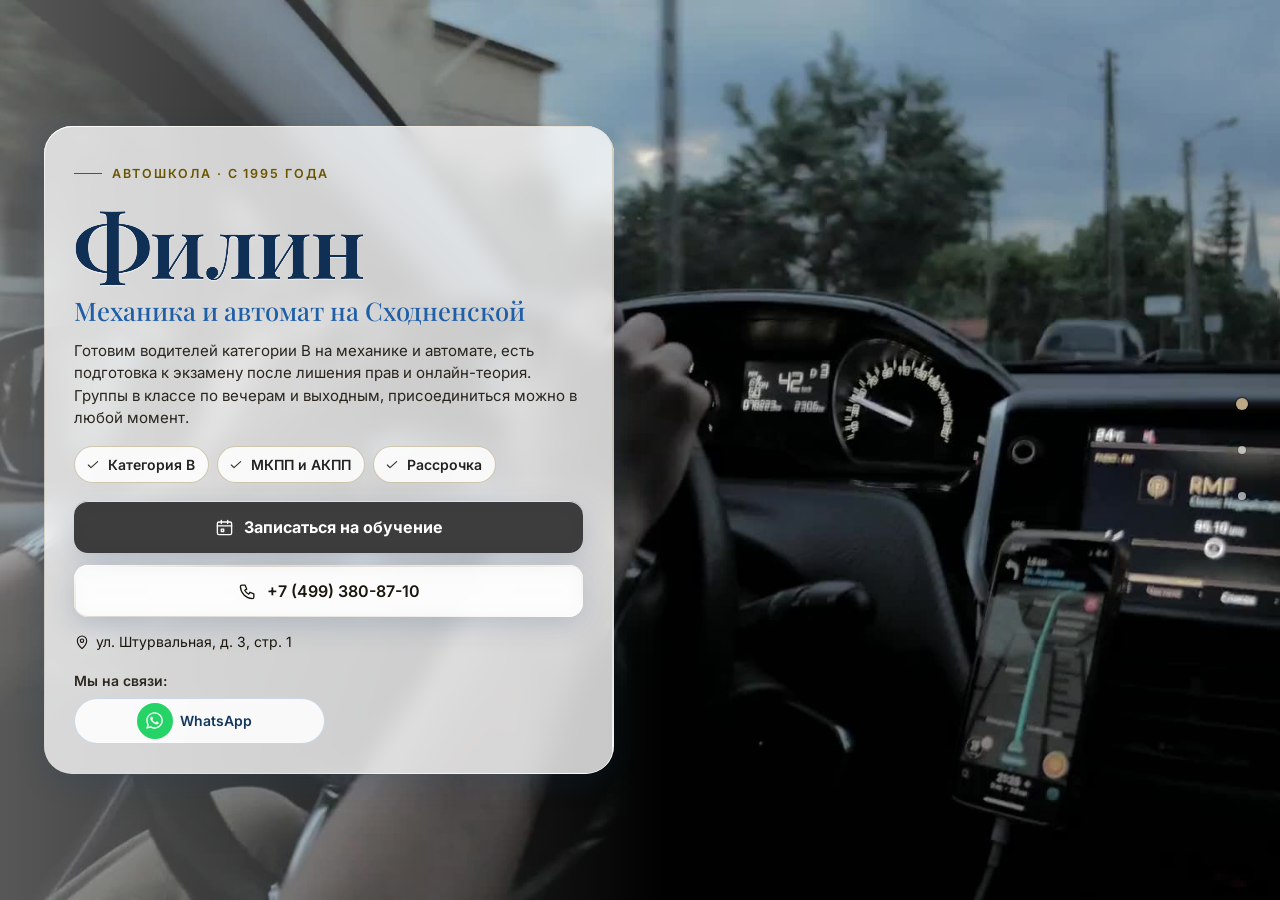
<file: index.html>
<!DOCTYPE html>
<html lang="ru" data-theme="light">
<head>
<meta charset="utf-8">
<meta name="viewport" content="width=device-width, initial-scale=1, viewport-fit=cover">
<title>Автошкола «Филин» — права категории B, Москва, Сходненская, от 50 000 ₽</title>
<meta name="description" content="Автошкола «Филин» в Москве, ул. Штурвальная, 3: категория B, механика и автомат, рассрочка, онлайн-теория. Курс — от 50 000 ₽. Телефон +7 (499) 380-87-10.">
<meta name="robots" content="noindex, nofollow, noarchive">
<meta name="geo.region" content="RU-SPE">
<meta name="geo.placename" content="Санкт-Петербург">
<meta name="geo.position" content="59.8944504;30.4585142">
<meta name="ICBM" content="59.8944504, 30.4585142">
<meta property="og:type" content="website">
<meta property="og:locale" content="ru_RU">
<meta property="og:site_name" content="Автошкола «Филин»">
<meta property="og:title" content="Автошкола «Филин» — права категории B, Москва, Сходненская, от 50 000 ₽">
<meta property="og:description" content="Автошкола «Филин» в Москве, ул. Штурвальная, 3: категория B, механика и автомат, рассрочка, онлайн-теория. Курс — от 50 000 ₽. Телефон +7 (499) 380-87-10.">
<meta name="twitter:card" content="summary_large_image">
<meta name="twitter:title" content="Автошкола «Филин» — права категории B, Москва, Сходненская, от 50 000 ₽">
<meta name="twitter:description" content="Автошкола «Филин» в Москве, ул. Штурвальная, 3: категория B, механика и автомат, рассрочка, онлайн-теория. Курс — от 50 000 ₽. Телефон +7 (499) 380-87-10.">
<meta name="theme-color" content="#fffbe6">
<link rel="icon" href="data:image/svg+xml,%3Csvg%20xmlns%3D%22http%3A//www.w3.org/2000/svg%22%20viewBox%3D%220%200%2064%2064%22%3E%3Crect%20width%3D%2264%22%20height%3D%2264%22%20rx%3D%2214%22%20fill%3D%22%231f5fa8%22/%3E%3Ccircle%20cx%3D%2232%22%20cy%3D%2232%22%20r%3D%2217%22%20fill%3D%22none%22%20stroke%3D%22%23fff%22%20stroke-width%3D%225%22/%3E%3Ccircle%20cx%3D%2232%22%20cy%3D%2232%22%20r%3D%225%22%20fill%3D%22%23ffc54d%22/%3E%3C/svg%3E">
<script>document.documentElement.classList.add('js');try{var _i=parseInt(localStorage.getItem('nb_fs2'),10),_f=[1,1.15,1.3,1.5][_i];if(_f)document.documentElement.style.setProperty('--fs',_f)}catch(e){}</script>
<style id="hero-timing">:root{--hero-d:1.2s}</style>
<link rel="preload" as="image" href="img/hero-poster.jpg?v=2" fetchpriority="high">
<!-- шрифты лежат внутри сайта: Google Fonts у российской аудитории режется -->
<style>
@font-face{font-family:'Inter';font-style:normal;font-weight:400;font-display:swap;src:url(assets/fonts/inter-400-cyrillic-ext.woff2) format('woff2');unicode-range:U+0460-052F, U+1C80-1C8A, U+20B4, U+2DE0-2DFF, U+A640-A69F, U+FE2E-FE2F}
@font-face{font-family:'Inter';font-style:normal;font-weight:400;font-display:swap;src:url(assets/fonts/inter-400-cyrillic.woff2) format('woff2');unicode-range:U+0301, U+0400-045F, U+0490-0491, U+04B0-04B1, U+2116}
@font-face{font-family:'Inter';font-style:normal;font-weight:400;font-display:swap;src:url(assets/fonts/inter-400-latin-ext.woff2) format('woff2');unicode-range:U+0100-02BA, U+02BD-02C5, U+02C7-02CC, U+02CE-02D7, U+02DD-02FF, U+0304, U+0308, U+0329, U+1D00-1DBF, U+1E00-1E9F, U+1EF2-1EFF, U+2020, U+20A0-20AB, U+20AD-20C0, U+2113, U+2C60-2C7F, U+A720-A7FF}
@font-face{font-family:'Inter';font-style:normal;font-weight:400;font-display:swap;src:url(assets/fonts/inter-400-latin.woff2) format('woff2');unicode-range:U+0000-00FF, U+0131, U+0152-0153, U+02BB-02BC, U+02C6, U+02DA, U+02DC, U+0304, U+0308, U+0329, U+2000-206F, U+20AC, U+2122, U+2191, U+2193, U+2212, U+2215, U+FEFF, U+FFFD}
@font-face{font-family:'Inter';font-style:normal;font-weight:500;font-display:swap;src:url(assets/fonts/inter-500-cyrillic-ext.woff2) format('woff2');unicode-range:U+0460-052F, U+1C80-1C8A, U+20B4, U+2DE0-2DFF, U+A640-A69F, U+FE2E-FE2F}
@font-face{font-family:'Inter';font-style:normal;font-weight:500;font-display:swap;src:url(assets/fonts/inter-500-cyrillic.woff2) format('woff2');unicode-range:U+0301, U+0400-045F, U+0490-0491, U+04B0-04B1, U+2116}
@font-face{font-family:'Inter';font-style:normal;font-weight:500;font-display:swap;src:url(assets/fonts/inter-500-latin-ext.woff2) format('woff2');unicode-range:U+0100-02BA, U+02BD-02C5, U+02C7-02CC, U+02CE-02D7, U+02DD-02FF, U+0304, U+0308, U+0329, U+1D00-1DBF, U+1E00-1E9F, U+1EF2-1EFF, U+2020, U+20A0-20AB, U+20AD-20C0, U+2113, U+2C60-2C7F, U+A720-A7FF}
@font-face{font-family:'Inter';font-style:normal;font-weight:500;font-display:swap;src:url(assets/fonts/inter-500-latin.woff2) format('woff2');unicode-range:U+0000-00FF, U+0131, U+0152-0153, U+02BB-02BC, U+02C6, U+02DA, U+02DC, U+0304, U+0308, U+0329, U+2000-206F, U+20AC, U+2122, U+2191, U+2193, U+2212, U+2215, U+FEFF, U+FFFD}
@font-face{font-family:'Inter';font-style:normal;font-weight:600;font-display:swap;src:url(assets/fonts/inter-600-cyrillic-ext.woff2) format('woff2');unicode-range:U+0460-052F, U+1C80-1C8A, U+20B4, U+2DE0-2DFF, U+A640-A69F, U+FE2E-FE2F}
@font-face{font-family:'Inter';font-style:normal;font-weight:600;font-display:swap;src:url(assets/fonts/inter-600-cyrillic.woff2) format('woff2');unicode-range:U+0301, U+0400-045F, U+0490-0491, U+04B0-04B1, U+2116}
@font-face{font-family:'Inter';font-style:normal;font-weight:600;font-display:swap;src:url(assets/fonts/inter-600-latin-ext.woff2) format('woff2');unicode-range:U+0100-02BA, U+02BD-02C5, U+02C7-02CC, U+02CE-02D7, U+02DD-02FF, U+0304, U+0308, U+0329, U+1D00-1DBF, U+1E00-1E9F, U+1EF2-1EFF, U+2020, U+20A0-20AB, U+20AD-20C0, U+2113, U+2C60-2C7F, U+A720-A7FF}
@font-face{font-family:'Inter';font-style:normal;font-weight:600;font-display:swap;src:url(assets/fonts/inter-600-latin.woff2) format('woff2');unicode-range:U+0000-00FF, U+0131, U+0152-0153, U+02BB-02BC, U+02C6, U+02DA, U+02DC, U+0304, U+0308, U+0329, U+2000-206F, U+20AC, U+2122, U+2191, U+2193, U+2212, U+2215, U+FEFF, U+FFFD}
@font-face{font-family:'Inter';font-style:normal;font-weight:700;font-display:swap;src:url(assets/fonts/inter-700-cyrillic-ext.woff2) format('woff2');unicode-range:U+0460-052F, U+1C80-1C8A, U+20B4, U+2DE0-2DFF, U+A640-A69F, U+FE2E-FE2F}
@font-face{font-family:'Inter';font-style:normal;font-weight:700;font-display:swap;src:url(assets/fonts/inter-700-cyrillic.woff2) format('woff2');unicode-range:U+0301, U+0400-045F, U+0490-0491, U+04B0-04B1, U+2116}
@font-face{font-family:'Inter';font-style:normal;font-weight:700;font-display:swap;src:url(assets/fonts/inter-700-latin-ext.woff2) format('woff2');unicode-range:U+0100-02BA, U+02BD-02C5, U+02C7-02CC, U+02CE-02D7, U+02DD-02FF, U+0304, U+0308, U+0329, U+1D00-1DBF, U+1E00-1E9F, U+1EF2-1EFF, U+2020, U+20A0-20AB, U+20AD-20C0, U+2113, U+2C60-2C7F, U+A720-A7FF}
@font-face{font-family:'Inter';font-style:normal;font-weight:700;font-display:swap;src:url(assets/fonts/inter-700-latin.woff2) format('woff2');unicode-range:U+0000-00FF, U+0131, U+0152-0153, U+02BB-02BC, U+02C6, U+02DA, U+02DC, U+0304, U+0308, U+0329, U+2000-206F, U+20AC, U+2122, U+2191, U+2193, U+2212, U+2215, U+FEFF, U+FFFD}
@font-face{font-family:'Playfair Display';font-style:normal;font-weight:500;font-display:swap;src:url(assets/fonts/playfair-display-500-cyrillic.woff2) format('woff2');unicode-range:U+0301, U+0400-045F, U+0490-0491, U+04B0-04B1, U+2116}
@font-face{font-family:'Playfair Display';font-style:normal;font-weight:500;font-display:swap;src:url(assets/fonts/playfair-display-500-latin-ext.woff2) format('woff2');unicode-range:U+0100-02BA, U+02BD-02C5, U+02C7-02CC, U+02CE-02D7, U+02DD-02FF, U+0304, U+0308, U+0329, U+1D00-1DBF, U+1E00-1E9F, U+1EF2-1EFF, U+2020, U+20A0-20AB, U+20AD-20C0, U+2113, U+2C60-2C7F, U+A720-A7FF}
@font-face{font-family:'Playfair Display';font-style:normal;font-weight:500;font-display:swap;src:url(assets/fonts/playfair-display-500-latin.woff2) format('woff2');unicode-range:U+0000-00FF, U+0131, U+0152-0153, U+02BB-02BC, U+02C6, U+02DA, U+02DC, U+0304, U+0308, U+0329, U+2000-206F, U+20AC, U+2122, U+2191, U+2193, U+2212, U+2215, U+FEFF, U+FFFD}
@font-face{font-family:'Playfair Display';font-style:normal;font-weight:600;font-display:swap;src:url(assets/fonts/playfair-display-600-cyrillic.woff2) format('woff2');unicode-range:U+0301, U+0400-045F, U+0490-0491, U+04B0-04B1, U+2116}
@font-face{font-family:'Playfair Display';font-style:normal;font-weight:600;font-display:swap;src:url(assets/fonts/playfair-display-600-latin-ext.woff2) format('woff2');unicode-range:U+0100-02BA, U+02BD-02C5, U+02C7-02CC, U+02CE-02D7, U+02DD-02FF, U+0304, U+0308, U+0329, U+1D00-1DBF, U+1E00-1E9F, U+1EF2-1EFF, U+2020, U+20A0-20AB, U+20AD-20C0, U+2113, U+2C60-2C7F, U+A720-A7FF}
@font-face{font-family:'Playfair Display';font-style:normal;font-weight:600;font-display:swap;src:url(assets/fonts/playfair-display-600-latin.woff2) format('woff2');unicode-range:U+0000-00FF, U+0131, U+0152-0153, U+02BB-02BC, U+02C6, U+02DA, U+02DC, U+0304, U+0308, U+0329, U+2000-206F, U+20AC, U+2122, U+2191, U+2193, U+2212, U+2215, U+FEFF, U+FFFD}
/* ===== Notary site — generator stylesheet (light warm base, dark theme by toggle) ===== */
:root{
  --p100:#665230; --p90:#97825e; --p80:#bba887; --p70:#c2b9a9; --p50:#dad5ce; --p40:#e0dedb;
  --p30:#eeece9; --p20:#f1f1f0; --p10:#f8f8f8; --n100:#0e0f11; --n90:#3c404b; --n10:#fff;

  --bg:var(--p10); --bg2:var(--p20); --bg3:var(--p30); --card:var(--n10); --text:var(--n100); --muted:var(--n90);
  --line:var(--p50); --line2:var(--p40); --accent:var(--p90); --accent-d:var(--p100); --accent-l:var(--p80); --accent-soft:var(--p30);
  --on-accent:#fff; --shadow:0 1px 10px rgba(51,51,51,.10); --shadow-lg:0 12px 40px rgba(30,24,10,.14);
  --hero-ov1:rgba(14,15,17,.72); --hero-ov2:rgba(14,15,17,.30); --sec-ov:rgba(248,248,248,.72);
  --ok:#2e8b57; --bad:#b4453b;
  /* те же цвета составляющими: rgba() понимают все браузеры, color-mix() — нет */
  --bg-rgb:248,248,248; --card-rgb:255,255,255; --accent-rgb:151,130,94; --ok-rgb:46,139,87;

  --zc:var(--fs); --fs:1; --vwu:calc(1vw / var(--fs)); --vhu:calc(1vh / var(--fs));   /* масштаб текста (А−/А+) и «честные» vw/vh под ним */
  --hdr-h:68px; --bar-h:70px; --vh:calc(100*var(--vhu)); --gap:24px; --radius:14px; --radius-s:10px;
  --font:"Inter",Tahoma,Arial,sans-serif; --serif:"Playfair Display",Georgia,"Times New Roman",serif;
  --ease:cubic-bezier(.65,.05,.36,1); --speed:520ms;
}
html[data-theme="dark"]{
  --bg:#17150f; --bg2:#1d1a13; --bg3:#252117; --card:#221e15; --text:#f1ebdf; --muted:#b9ae98;
  --line:#3a3325; --line2:#2f2a1e; --accent:#c9b17f; --accent-d:#e0cf9f; --accent-l:#8d7b58; --accent-soft:#2a251a;
  --on-accent:#17150f; --shadow:0 1px 12px rgba(0,0,0,.45); --shadow-lg:0 14px 40px rgba(0,0,0,.55);
  --hero-ov1:rgba(10,9,6,.80); --hero-ov2:rgba(10,9,6,.40); --sec-ov:rgba(16,15,12,.76);
  --bg-rgb:23,21,15; --card-rgb:34,30,21; --accent-rgb:201,177,127;
}

*,*::before,*::after{box-sizing:border-box}
/* А−/А+: весь сайт — шапка, плашки, меню, формы, окна — растёт пропорционально, как при увеличении масштаба в браузере */
html{-webkit-text-size-adjust:100%;scroll-behavior:auto;zoom:var(--fs,1)}
html,body{height:100%;margin:0;overflow:hidden;background:var(--bg);color:var(--text);
  font-family:var(--font);font-size:16px;line-height:1.55;-webkit-font-smoothing:antialiased}
body{overscroll-behavior:none;position:relative}
a{color:inherit;text-decoration:none}
img{display:block;max-width:100%}
button{font:inherit;color:inherit;background:none;border:0;padding:0;cursor:pointer}
input,select,textarea{font:inherit;color:inherit}
h1,h2,h3,h4,p{margin:0}
ul{margin:0;padding:0;list-style:none}
svg{display:block}
.ico{width:22px;height:22px;stroke:currentColor;fill:none;stroke-width:1.7;stroke-linecap:round;stroke-linejoin:round;flex:none}
.vh{position:absolute!important;width:1px;height:1px;overflow:hidden;clip:rect(0 0 0 0);white-space:nowrap}

/* ---------- typography helpers ---------- */
.kicker{display:inline-flex;align-items:center;gap:10px;font-size:13px;font-weight:600;letter-spacing:.14em;text-transform:uppercase;color:var(--accent)}
.kicker::before{content:"";width:28px;height:1px;background:var(--accent)}
.h2{font-size:clamp(26px,calc(3.2*var(--vwu,1vw)),40px);font-weight:600;letter-spacing:-.02em;line-height:1.12;margin-top:10px}
.lead{color:var(--muted);font-size:17px;max-width:640px;margin-top:12px}
.sec-head{margin-bottom:28px}
#contacts .sec-head{margin-bottom:18px}

/* ---------- buttons ---------- */
.btn{display:inline-flex;align-items:center;justify-content:center;gap:10px;min-height:48px;padding:0 22px;border-radius:999px;
  font-weight:600;font-size:15px;line-height:1;border:1.5px solid transparent;transition:background .25s,color .25s,border-color .25s,transform .2s,box-shadow .25s;white-space:nowrap}
.btn:active{transform:translateY(1px)}
.btn-primary{background:var(--accent-d);color:var(--on-accent);border-color:var(--accent-d)}
.btn-primary:hover{background:var(--accent);border-color:var(--accent);color:#fff}
html[data-theme="dark"] .btn-primary:hover{color:#17150f}
.btn-ghost{border-color:var(--line);color:var(--text);background:var(--card)}
.btn-ghost:hover{border-color:var(--accent);color:var(--accent-d)}
.btn-light{background:rgba(255,255,255,.14);color:#fff;border-color:rgba(255,255,255,.55);backdrop-filter:blur(6px)}
.btn-light:hover{background:#fff;color:var(--n100)}
.btn-white{background:#fff;color:var(--n100);border-color:#fff}
.btn-white:hover{background:var(--p30);border-color:var(--p30)}
.btn .ico{width:18px;height:18px}
.btn-sm{min-height:44px;padding:0 16px;font-size:14px}

/* ---------- header ---------- */
.hdr{position:fixed;top:0;left:0;right:0;height:var(--hdr-h);z-index:200;display:flex;align-items:center;
  zoom:calc(1 / var(--zc,1)); --vwu:1vw; --vhu:1vh;   /* А−/А+ шапку не трогают: она всегда как при 100 % (страница в zoom, шапка — встречный zoom) */
  background:rgba(var(--bg-rgb),.88);backdrop-filter:blur(12px);-webkit-backdrop-filter:blur(12px);
  border-bottom:1px solid var(--line2);transition:background .3s}
.hdr-in{width:100%;max-width:1280px;margin:0 auto;padding:0 28px;display:flex;align-items:center;gap:24px}
.brand{display:flex;align-items:center;gap:12px;min-width:0;min-height:44px}
.mono-img{object-fit:contain;background:#fff;padding:2px;box-sizing:border-box}
.mono{width:42px;height:42px;border-radius:12px;background:var(--accent-d);color:var(--on-accent);display:grid;place-items:center;
  font-family:var(--serif);font-size:20px;font-weight:600;flex:none;letter-spacing:.02em}
.brand-t{display:flex;flex-direction:column;line-height:1.15;min-width:0}
.brand-n{font-weight:600;font-size:15px;white-space:nowrap;overflow:hidden;text-overflow:ellipsis}
.brand-s{font-size:13px;color:var(--muted);white-space:nowrap;overflow:hidden;text-overflow:ellipsis}
.nav{display:flex;align-items:center;gap:4px;margin-left:auto}
.nav > li{position:relative}
.nav-a{display:inline-flex;align-items:center;gap:6px;min-height:44px;padding:10px 12px;border-radius:8px;font-size:14px;font-weight:500;color:var(--text);opacity:.8;transition:opacity .2s,background .2s}
.nav-a:hover,.nav-a.cur,.nav > li.open > .nav-a{opacity:1;background:var(--bg3)}
.nav-a .chev{width:14px;height:14px;transition:transform .25s}
.nav > li.open > .nav-a .chev{transform:rotate(180deg)}
.hdr-tools{display:flex;align-items:center;gap:6px;margin-left:8px}
.tool{width:44px;height:44px;border-radius:10px;display:grid;place-items:center;color:var(--text);opacity:.8;transition:background .2s,opacity .2s}
.tool:hover{background:var(--bg3);opacity:1}
.tool .ico{width:20px;height:20px}
.tool-lang{width:auto;padding:0 10px;gap:6px;font-size:13px;font-weight:600;letter-spacing:.04em;display:flex;align-items:center}
.lang-wrap{position:relative}
.lang-dd{position:absolute;right:0;top:calc(100% + 8px);background:var(--card);border:1px solid var(--line);border-radius:12px;box-shadow:var(--shadow-lg);
  padding:6px;min-width:190px;display:none;z-index:210}
.lang-wrap.open .lang-dd{display:block}
.lang-dd button,.lang-dd a{display:flex;width:100%;align-items:center;gap:10px;min-height:44px;padding:9px 12px;border-radius:8px;font-size:14px;text-align:left}
.lang-dd button:hover,.lang-dd a:hover{background:var(--bg3)}
.lang-dd button.cur,.lang-dd a.cur{color:var(--accent-d);font-weight:600}
.lang-dd b{font-size:13px;letter-spacing:.08em;width:26px;color:var(--muted)}
.hdr-book{margin-left:4px}
.burger{display:none}
.moon,.sun{display:none}
html[data-theme="dark"] .sun{display:block}
html:not([data-theme="dark"]) .moon{display:block}

/* mega menu */
.mega{position:absolute;left:50%;top:calc(100% + 10px);transform:translateX(-50%);width:min(980px,calc(calc(100*var(--vwu,1vw)) - 40px));
  background:var(--card);border:1px solid var(--line);border-radius:16px;box-shadow:var(--shadow-lg);padding:20px;display:none;z-index:210}
.nav > li.open > .mega{display:block}
.mega-head{display:flex;justify-content:space-between;align-items:baseline;gap:16px;padding:0 6px 14px;border-bottom:1px solid var(--line2);margin-bottom:12px}
.mega-head b{font-size:14px}
.mega-head span{font-size:13px;color:var(--muted)}
.mega-grid{display:grid;grid-template-columns:repeat(2,1fr);gap:4px}
.mega-it{display:flex;gap:12px;align-items:flex-start;padding:10px 12px;border-radius:10px;text-align:left;width:100%;transition:background .2s}
.mega-it:hover{background:var(--bg3)}
.mega-it .cic{width:38px;height:38px;border-radius:10px;background:var(--accent-soft);color:var(--accent-d);display:grid;place-items:center;flex:none}
.mega-it .cic .ico{width:20px;height:20px}
.mega-it b{display:block;font-size:14px;font-weight:600}
.mega-it small{display:block;font-size:13px;color:var(--muted);line-height:1.35;margin-top:2px}
.mega-it em{font-style:normal;font-size:13px;color:var(--accent);margin-top:3px;display:block}

/* mobile menu */
.mmenu{position:fixed;top:calc(var(--hdr-h) / var(--zc,1));left:0;right:0;bottom:var(--bar-h);z-index:190;background:var(--bg);overflow-y:auto;padding:14px 18px 30px;display:none}
.mmenu.open{display:block}
.mmenu a,.mmenu .macc > button{display:flex;align-items:center;justify-content:space-between;width:100%;padding:14px 6px;border-bottom:1px solid var(--line2);font-size:17px;font-weight:500;text-align:left}
.mmenu .macc > button .chev{width:18px;height:18px;transition:transform .25s}
.mmenu .macc.open > button .chev{transform:rotate(180deg)}
.mmenu .macc-list{display:none;padding:4px 0 8px}
.mmenu .macc.open .macc-list{display:block}
.mmenu .macc-list button{display:flex;align-items:center;gap:12px;width:100%;padding:11px 8px;border-radius:10px;text-align:left;font-size:15px}
.mmenu .macc-list button:hover{background:var(--bg3)}
.mmenu .macc-list .cic{width:32px;height:32px;border-radius:8px;background:var(--accent-soft);color:var(--accent-d);display:grid;place-items:center;flex:none}
.mmenu .macc-list .cic .ico{width:17px;height:17px}
.mmenu-foot{display:flex;flex-wrap:wrap;gap:8px;margin-top:18px}
.mmenu-foot .btn{flex:1}

/* ---------- full-page scroller ---------- */
.fp{position:relative;width:100%;height:var(--vh);overflow:hidden}
.fp-track{will-change:transform;transition:transform var(--speed) var(--ease)}
.fp-track.no-anim{transition:none}
.sec{position:relative;height:var(--vh);width:100%;overflow:hidden}
.sec-scroll{height:100%;overflow-y:auto;overflow-x:hidden;display:flex;flex-direction:column;
  padding:calc(var(--hdr-h) / var(--zc,1) + 20px) 28px calc(var(--bar-h) + 96px);-webkit-overflow-scrolling:touch;scrollbar-width:thin;scrollbar-color:var(--line) transparent}
.wrap{margin:auto;width:100%;max-width:1180px}
.sec-alt{background:var(--bg2)}

/* reveal animation */
.rv{opacity:0;transform:translateY(18px);transition:opacity .7s ease,transform .7s ease;transition-delay:calc(var(--i,0) * 90ms)}
.sec.active .rv{opacity:1;transform:none}

/* side dots */
.dots{position:fixed;right:16px;top:50%;transform:translateY(-50%);z-index:150;display:flex;flex-direction:column;gap:2px}
.dots button{position:relative;width:44px;height:44px;display:grid;place-items:center}
.dots button::after{content:"";width:8px;height:8px;border-radius:50%;background:var(--muted);opacity:.45;transition:transform .25s,opacity .25s,background .25s}
.dots button:hover::after{opacity:.9}
.dots button.cur::after{background:var(--accent);opacity:1;transform:scale(1.5)}
.dots button span{position:absolute;right:32px;top:50%;transform:translateY(-50%) translateX(6px);background:var(--n100);color:#fff;font-size:13px;
  padding:5px 10px;border-radius:6px;white-space:nowrap;opacity:0;pointer-events:none;transition:opacity .2s,transform .2s}
.dots button:hover span{opacity:1;transform:translateY(-50%)}
.sec-hero ~ .dots{color:#fff}
body[data-sec="0"] .dots button::after{background:#fff}
body[data-sec="0"] .dots button.cur::after{background:var(--p80)}

.sec:not(.sec-hero) .sec-scroll{position:relative;z-index:1}

.status{display:inline-flex;align-items:center;gap:8px;padding:8px 14px 8px 10px;border-radius:999px;background:rgba(255,255,255,.12);border:1px solid rgba(255,255,255,.28);font-size:13px;backdrop-filter:blur(6px)}
.status i{width:9px;height:9px;border-radius:50%;background:#7bd389;box-shadow:0 0 0 3px rgba(123,211,137,.28)}
.status.closed i{background:#f08a7e;box-shadow:0 0 0 3px rgba(240,138,126,.28)}
.status.soon i{background:#f0c674;box-shadow:0 0 0 3px rgba(240,198,116,.28)}
.status span{opacity:.85}
.addr-link{display:inline-flex;align-items:center;gap:6px;border-bottom:1px solid currentColor;padding:13px 0 14px;margin:-13px 0 -14px;transition:color .2s}
.addr-link:hover{color:var(--accent)}
.addr-link .ico{width:16px;height:16px}

/* ---------- services ---------- */
.svc-grid{display:grid;grid-template-columns:repeat(5,1fr);gap:14px}
.svc{display:flex;flex-direction:column;align-items:flex-start;gap:10px;padding:18px 16px 16px;border-radius:var(--radius);background:var(--card);border:1px solid var(--line2);
  text-align:left;min-height:170px;transition:transform .25s,box-shadow .25s,border-color .25s;position:relative}
.svc:hover{transform:translateY(-3px);box-shadow:var(--shadow-lg);border-color:var(--accent-l)}
.svc .cic{width:44px;height:44px;border-radius:12px;background:var(--accent-soft);color:var(--accent-d);display:grid;place-items:center}
.svc b{font-size:15px;font-weight:600;line-height:1.3}
.svc small{font-size:13px;color:var(--muted);line-height:1.35}
.svc em{font-style:normal;font-size:13px;color:var(--accent);margin-top:auto;padding-top:6px;display:inline-flex;align-items:center;gap:4px}
.svc em .ico{width:12px;height:12px}

/* ---------- about ---------- */
.about{display:grid;grid-template-columns:1.15fr .85fr;gap:48px;align-items:start}
.about-txt p{color:var(--muted);margin-top:14px;font-size:16px}
.about-txt p:first-of-type{color:var(--text)}
.quote{margin-top:22px;padding:16px 20px;border-left:3px solid var(--accent);background:var(--card);border-radius:0 12px 12px 0;font-family:var(--serif);font-size:18px;line-height:1.45;color:var(--text)}
.creds{display:grid;gap:10px}
.cred{display:flex;gap:14px;align-items:center;padding:14px 16px;border-radius:12px;background:var(--card);border:1px solid var(--line2)}
.cred .cic{width:40px;height:40px;border-radius:10px;background:var(--accent-soft);color:var(--accent-d);display:grid;place-items:center;flex:none}
.cred .cic .ico{width:20px;height:20px}
.cred small{display:block;font-size:13px;color:var(--muted);text-transform:uppercase;letter-spacing:.06em}
.cred b{display:block;font-size:15px;font-weight:600;line-height:1.3}
.chips{display:flex;flex-wrap:wrap;gap:8px;margin-top:16px}
.chips li{padding:8px 14px;border-radius:999px;border:1px solid var(--accent-l);color:var(--accent-d);font-size:13.5px;font-weight:500;background:var(--card)}
.strong-lbl{margin-top:22px;font-size:13px;text-transform:uppercase;letter-spacing:.1em;color:var(--muted)}

/* ---------- how ---------- */
.steps{display:grid;grid-template-columns:repeat(5,1fr);gap:16px;position:relative;margin-top:14px}
.steps::before{content:"";position:absolute;left:8%;right:8%;top:30px;height:1px;background:var(--line)}
.step{position:relative;padding:0 8px}
.step-n{width:60px;height:60px;border-radius:50%;background:var(--card);border:1.5px solid var(--accent-l);color:var(--accent-d);display:grid;place-items:center;
  font-family:var(--serif);font-size:24px;font-weight:600;position:relative;z-index:1;transition:background .4s,color .4s}
.sec.active .step-n{animation:pop .6s var(--ease) both;animation-delay:calc(var(--i) * 140ms + 150ms)}
@keyframes pop{0%{transform:scale(.6);opacity:0}60%{transform:scale(1.08);opacity:1}100%{transform:scale(1)}}
.step b{display:block;margin-top:16px;font-size:17px;font-weight:600}
.step p{color:var(--muted);font-size:14.5px;margin-top:6px}

/* ---------- reviews ---------- */
.reviews{display:grid;grid-template-columns:300px 1fr;gap:28px;align-items:start}
.rsum{background:var(--card);border:1px solid var(--line2);border-radius:var(--radius);padding:26px 24px;text-align:center}
.rsum .big{font-family:var(--serif);font-size:64px;line-height:1;font-weight:500;color:var(--accent-d)}
.stars{display:inline-flex;gap:3px;--fill:100%}
.stars svg{width:20px;height:20px}
.stars .st{fill:var(--line);stroke:none}
.stars .st.on{fill:#e7b73b}
.stars .st.half{fill:url(#halfgrad)}
.rsum .stars{margin-top:8px}
.rsum p{color:var(--muted);font-size:13.5px;margin-top:10px;line-height:1.4}
.rsum .btn{margin-top:16px;width:100%}
.rsum .gis{display:block;margin:10px 0 -14px;padding:14px 0;font-size:13px;color:var(--accent-d);text-decoration:underline;text-underline-offset:3px}
.rgrid{display:grid;grid-template-columns:repeat(2,1fr);gap:14px}
.rev{background:var(--card);border:1px solid var(--line2);border-radius:var(--radius);padding:20px;display:flex;flex-direction:column;gap:10px}
.rev .stars svg{width:15px;height:15px}
.rev p{font-size:14.5px;line-height:1.5;flex:1}
.rev p::before{content:"“";font-family:var(--serif);color:var(--accent);font-size:22px;line-height:0;margin-right:4px;vertical-align:-6px}
.rev-meta{display:flex;flex-wrap:wrap;justify-content:space-between;gap:4px 10px;align-items:baseline;font-size:13px;color:var(--muted)}
.rev-meta b{color:var(--text);font-weight:600}
.rev-src{display:inline-flex;align-items:center;gap:5px;white-space:nowrap;margin-left:auto}
.rev-src i{width:6px;height:6px;border-radius:50%;background:var(--accent)}
.rev-sample{color:var(--muted);font-style:italic;opacity:.85}
.rev-real{color:var(--accent-d);font-weight:600}
.rev-real i{background:var(--ok)}
.rev-is-real{border-color:var(--accent-l)}
.demo-note{margin-top:14px;max-width:760px;font-size:13.5px;line-height:1.45;color:var(--muted);background:var(--accent-soft);
  border-left:3px solid var(--accent);border-radius:0 8px 8px 0;padding:8px 12px}
.rnote{margin-top:14px;font-size:13px;color:var(--muted)}

/* ---------- faq ---------- */
.faq{display:grid;grid-template-columns:1fr 1fr;gap:0 32px;align-items:start}
.faq-col{display:flex;flex-direction:column}
.fq{border-bottom:1px solid var(--line)}
.fq > button{display:flex;width:100%;align-items:center;justify-content:space-between;gap:16px;min-height:44px;padding:16px 4px;text-align:left;font-weight:600;font-size:15.5px;line-height:1.35}
.fq > button .pl{width:26px;height:26px;border-radius:50%;border:1px solid var(--line);display:grid;place-items:center;flex:none;color:var(--accent-d);transition:transform .3s,background .3s}
.fq > button .pl .ico{width:14px;height:14px}
.fq.open > button .pl{transform:rotate(45deg);background:var(--accent-soft)}
.fq-a{display:grid;grid-template-rows:0fr;transition:grid-template-rows .35s var(--ease)}
.fq.open .fq-a{grid-template-rows:1fr}
.fq-a > div{overflow:hidden}
.fq-a p{color:var(--muted);font-size:14.5px;padding:0 4px 16px;line-height:1.55}
.fq-a .faq-note{font-size:13px;color:var(--accent-d);padding-bottom:6px}
.fq-a .faq-note:empty{display:none}

/* ---------- contacts ---------- */
.contacts{display:grid;grid-template-columns:1fr 1.05fr 1fr;gap:18px;align-items:stretch}
.contacts .cbox{padding:16px 18px}
.cbox{background:var(--card);border:1px solid var(--line2);border-radius:var(--radius);padding:20px}
.cl{display:grid;gap:12px}
.cl li{display:flex;gap:12px;align-items:flex-start}
.cl .cic{width:36px;height:36px;border-radius:10px;background:var(--accent-soft);color:var(--accent-d);display:grid;place-items:center;flex:none}
.cl .cic .ico{width:18px;height:18px}
.cl small{display:block;font-size:13px;color:var(--muted);text-transform:uppercase;letter-spacing:.06em}
.cl b{display:block;font-weight:500;font-size:15px;line-height:1.4}
.cl a.tel,.cl a.mail{display:block;padding:14px 0;margin:-14px 0}
.cl a.tel:hover,.cl a.mail:hover{color:var(--accent-d)}
.hours-link{display:inline-block;font-size:13px;color:var(--accent-d);text-decoration:underline;text-underline-offset:3px;padding:14px 0;margin:-14px 0}
.cl .msgs{display:flex;gap:8px;margin-top:4px;flex-wrap:wrap}
.cl .msgs a{display:inline-flex;align-items:center;gap:6px;padding:6px 10px;border-radius:8px;border:1px solid var(--line);font-size:13px;min-height:44px}
.cl .msgs a .ico{width:16px;height:16px}
.mapbox{display:flex;flex-direction:column;gap:12px;padding:12px}
.map{flex:1;min-height:280px;border-radius:10px;overflow:hidden;border:1px solid var(--line);background:var(--bg3);position:relative}
.map iframe{width:100%;height:100%;border:0;position:absolute;inset:0}
.map-actions{display:flex;gap:8px;flex-wrap:wrap}
.map-actions .btn{flex:1;min-height:44px;font-size:14px;padding:0 12px}

/* form */
.form h3{font-size:19px;font-weight:600}
.form .fdesc{color:var(--muted);font-size:13.5px;margin-top:6px}
.fg{display:grid;gap:8px;margin-top:12px}
.f2{display:grid;grid-template-columns:1fr 1fr;gap:10px}
.fld{display:flex;flex-direction:column;gap:4px}
.fld label{font-size:13px;color:var(--muted);font-weight:500}
.fld input,.fld select,.fld textarea{width:100%;background:var(--bg);border:1px solid var(--line);border-radius:10px;padding:8px 12px;font-size:14px;transition:border-color .2s,box-shadow .2s;min-height:44px}
.fld textarea{min-height:48px;resize:vertical}
.fld input:focus,.fld select:focus,.fld textarea:focus{outline:0;border-color:var(--accent);box-shadow:0 0 0 3px rgba(var(--accent-rgb),.22)}
.fld.err input,.fld.err select{border-color:var(--bad)}
.ferr{font-size:13px;color:var(--bad);display:none}
.fld.err .ferr{display:block}
.fnote{font-size:13px;color:var(--muted);margin-top:8px;line-height:1.4}
.fok{display:none;margin-top:10px;padding:10px 12px;border-radius:10px;background:rgba(var(--ok-rgb),.12);color:var(--ok);font-size:13.5px}
.fok.show{display:block}

.foot{margin-top:18px;padding-top:12px;padding-left:250px;flex-wrap:nowrap;align-items:flex-start;border-top:1px solid var(--line2);display:flex;justify-content:space-between;gap:16px;flex-wrap:wrap;font-size:13px;color:var(--muted)}
.foot p{max-width:none}
.foot .fl{white-space:nowrap;flex:none}
.foot .fl a{margin-left:14px;padding:14px 0;margin-top:-14px;margin-bottom:-14px;display:inline-block;min-width:44px;text-align:center;text-decoration:underline;text-underline-offset:3px}

/* ---------- bottom bar ---------- */
.bar{position:fixed;inset:auto 0 0;z-index:300;background:var(--card);box-shadow:0 -1px 10px rgba(51,51,51,.1);border-top:1px solid var(--line2);
  padding:6px 0;padding-bottom:calc(6px + env(safe-area-inset-bottom,0px))}
.bar-in{display:flex;justify-content:space-around;align-items:center;max-width:1080px;margin:0 auto}
.bi{display:flex;flex-direction:column;align-items:center;gap:5px;padding:8px 24px;border-radius:10px;font-size:13.5px;line-height:1;color:var(--text);opacity:.65;
  transition:opacity .3s,background .3s,color .3s;flex:1;max-width:190px;min-width:0}
.bi span{white-space:nowrap;max-width:100%;overflow:hidden;text-overflow:ellipsis}
.bi .ico{width:24px;height:24px}
.bi:hover{opacity:1;background:var(--bg3)}
.bi.cur{opacity:1;color:var(--accent-d)}


/* ---------- modals ---------- */
.modal{position:fixed;inset:0;z-index:400;background:rgba(14,15,17,.62);display:none;align-items:center;justify-content:center;padding:20px}
.modal.open{display:flex}
.mbox{background:var(--card);color:var(--text);border-radius:18px;width:100%;max-width:560px;max-height:min(calc(86*var(--vhu,1vh)),860px);overflow:auto;padding:26px 26px 22px;position:relative;box-shadow:var(--shadow-lg);
  animation:mup .3s var(--ease)}
@keyframes mup{from{opacity:0;transform:translateY(16px) scale(.98)}to{opacity:1;transform:none}}
.mbox-lg{max-width:760px}
.mclose{position:absolute;top:12px;right:12px;width:44px;height:44px;border-radius:50%;display:grid;place-items:center;color:var(--muted)}
.mclose:hover{background:var(--bg3);color:var(--text)}
.mbox h3{font-size:22px;font-weight:600;padding-right:36px}
.mbox .msub{color:var(--muted);font-size:14px;margin-top:4px}
.hours-t{width:100%;border-collapse:collapse;margin-top:16px;font-size:15px}
.hours-t td{padding:9px 6px;border-bottom:1px solid var(--line2)}
.hours-t td:last-child{text-align:right;font-weight:500;white-space:nowrap}
.hours-t tr.today td{color:var(--accent-d);font-weight:600}
.hours-t tr.today td:first-child::after{content:" · " attr(data-today);font-weight:400;font-size:13px;color:var(--muted)}
.hours-t tr.off td:last-child{color:var(--muted);font-weight:400}
.mnote{margin-top:14px;padding:12px 14px;border-radius:10px;background:var(--bg2);font-size:13.5px;color:var(--muted)}
.mnote b{display:block;color:var(--text);margin-bottom:3px;font-size:13px}
.mcontacts{display:flex;flex-wrap:wrap;gap:8px;margin-top:14px}
.mcontacts a{display:inline-flex;align-items:center;gap:7px;min-height:44px;padding:9px 13px;border-radius:10px;border:1px solid var(--line);font-size:13.5px}
.mcontacts a .ico{width:16px;height:16px}
.mcontacts a:hover{border-color:var(--accent)}
/* способы записи: позвонить, написать на почту, заказать обратный звонок */
.bk-opts{display:grid;gap:10px;margin-top:14px}
.bk-opt{display:flex;align-items:center;gap:14px;min-height:60px;padding:10px 16px;border-radius:14px;border:1px solid var(--line);background:var(--bg3);color:var(--text);font-size:16px;font-weight:600;text-align:left;text-decoration:none;transition:border-color .2s,background .2s}
.bk-opt:hover{border-color:var(--accent);background:var(--accent-soft)}
.bk-opt .ico{width:24px;height:24px;color:var(--accent-d);flex:none}
.bk-opt small{display:block;font-weight:400;font-size:13px;color:var(--muted);margin-top:1px}
.mbox-book{max-width:440px}
/* оплата значками, подпись у общего телефона */
.pay-pills{display:flex;flex-wrap:wrap;gap:6px;margin-top:5px}
.pay-pill{display:inline-flex;align-items:center;gap:6px;padding:4px 11px 4px 9px;border-radius:999px;border:1px solid var(--line);background:var(--bg3);font-size:13px;font-weight:600;line-height:1.3;white-space:nowrap}
.pay-pill .ico{width:15px;height:15px;color:var(--accent-d)}
.pay-pill.pay-logo{background:#fff;border-color:rgba(0,0,0,.12);padding:3px 11px;min-height:28px}
.pay-pill.pay-logo img{display:block;height:17px;width:auto}
.pay-pill.pay-logo img[src$="sbp.svg"]{height:20px}

.brand-t{display:flex;flex-direction:column;justify-content:center;gap:2px;line-height:1.1;min-width:0}
.brand-s{display:block;font-size:10.5px;font-weight:600;letter-spacing:.16em;text-transform:uppercase;color:var(--muted);white-space:nowrap;overflow:visible;text-overflow:clip}
.brand-n{font-size:16px;font-weight:600;white-space:nowrap;overflow:visible;text-overflow:clip}
.nav-a{white-space:nowrap}
#navServices{position:static}
.mega{max-height:calc(calc(100*var(--vhu,1vh)) - var(--hdr-h) - 24px);overflow-y:auto;top:calc(100% + 6px);width:min(980px,calc(calc(100*var(--vwu,1vw)) - 32px))}
@media screen and (max-width:760px){.mega-grid{grid-template-columns:1fr}}
@media screen and (max-width:479px){.brand-t{display:flex}.brand-s{font-size:9px;letter-spacing:.14em}.brand-n{font-size:12.5px;white-space:normal;line-height:1.12}}
.bk-inline{grid-template-columns:repeat(3,1fr);gap:8px}
.bk-inline .bk-opt{flex-direction:column;justify-content:center;gap:5px;min-height:76px;padding:9px 6px;font-size:13.5px;text-align:center;line-height:1.2}
.bk-inline .bk-opt .ico{width:22px;height:22px}
.bk-inline .bk-opt small{display:none}
/* services modal */
.svc-list{margin-top:16px;display:grid;grid-template-columns:1fr 1fr;gap:6px}
.svc-list button{display:flex;gap:10px;align-items:center;width:100%;min-height:44px;text-align:left;padding:10px 12px;border-radius:10px;font-size:14px;line-height:1.35;border:1px solid var(--line2);background:var(--bg)}
.svc-list button:hover{border-color:var(--accent);background:var(--accent-soft)}
.svc-list button .ico{width:16px;height:16px;color:var(--accent);margin-top:2px}
.mhint{font-size:13px;color:var(--muted);margin-top:12px}
.mhead{display:flex;gap:14px;align-items:center;padding-right:36px}
.mhead .cic{width:48px;height:48px;border-radius:12px;background:var(--accent-soft);color:var(--accent-d);display:grid;place-items:center;flex:none}

/* ---------- responsive ---------- */
@media (max-width:1200px){
  .svc-grid{grid-template-columns:repeat(5,1fr)}
  .svc{min-height:160px;padding:14px}
  .svc small{display:none}
}
@media screen and (max-width:991px){
  :root{--hdr-h:62px}
  .nav,.hdr-book{display:none}
  .burger{display:grid}
  .hdr-in{padding:0 18px;gap:12px}
}
@media (max-width:991px){
  :root{--bar-h:64px}
  .sec-scroll{padding:calc(var(--hdr-h) / var(--zc,1) + 16px) 22px calc(var(--bar-h) + 96px)}
  .dots{right:8px;gap:8px}
  .dots button span{display:none}
  .svc-grid{grid-template-columns:repeat(3,1fr);gap:10px}
  .svc{min-height:0}
  .about{grid-template-columns:1fr;gap:22px}
  .steps{grid-template-columns:repeat(5,1fr);gap:10px}
  .step-n{width:48px;height:48px;font-size:20px}
  .step b{font-size:15px}.step p{font-size:13px}
  .reviews{grid-template-columns:1fr;gap:16px}
  .rsum{display:flex;align-items:center;gap:18px;text-align:left;padding:16px 18px}
  .rsum .big{font-size:44px}.rsum .stars{margin:0}.rsum p{margin:0;flex:1}.rsum .btn{margin:0;width:auto}.rsum .gis{display:none}
  .faq{grid-template-columns:1fr;gap:0}
  .contacts{grid-template-columns:1fr 1fr}
  .foot{padding-left:0}
  .contacts .form{grid-column:1 / -1}
  .map{min-height:240px}
  .bi{padding:10px 12px;font-size:13px}
}
@media (max-width:767px){
  :root{--bar-h:62px}
  .h2{font-size:26px}
  .lead{font-size:15px}
  .sec-head{margin-bottom:18px}
  .sec-scroll{padding-left:16px;padding-right:16px}
  .svc-grid{grid-template-columns:repeat(2,1fr);gap:10px}
  .svc{padding:12px;gap:8px}
  .svc .cic{width:36px;height:36px}
  .svc b{font-size:13.5px}
  .svc em{display:none}
  .steps{grid-template-columns:1fr;gap:12px}
  .steps::before{left:24px;right:auto;top:10px;bottom:10px;height:auto;width:1px}
  .step{display:grid;grid-template-columns:48px 1fr;gap:14px;align-items:start;padding:0}
  .step-n{grid-row:1 / span 2}
  .step b{margin-top:10px;grid-column:2}
  .step p{grid-column:2;margin-top:2px}
  .rgrid{display:flex;overflow-x:auto;gap:12px;scroll-snap-type:x mandatory;padding-bottom:8px;margin:0 -16px;padding-left:16px;padding-right:16px;scrollbar-width:none}
  .rgrid::-webkit-scrollbar{display:none}
  .rev{flex:0 0 82%;scroll-snap-align:start}
  .rsum{flex-wrap:wrap;gap:12px}
  .rsum p{flex-basis:100%}
  .contacts{grid-template-columns:1fr;gap:14px}
  .contacts .form{grid-column:auto}
  .cbox{padding:16px}
  .map{min-height:220px}
  .f2{grid-template-columns:1fr}
  .foot{flex-direction:column;gap:8px;padding-left:0}
  .bi{padding:8px 4px;font-size:13px;gap:4px}
  .bi .ico{width:22px;height:22px}
  .sec-scroll{padding-bottom:calc(var(--bar-h) + 66px)}
  .mmenu{padding-bottom:80px}
  .demo-note{font-size:13px;padding:7px 10px}
  .mbox{padding:22px 18px 18px;border-radius:16px}
  .svc-list{grid-template-columns:1fr}
  .dots{right:6px;gap:0}
  .dots button{width:44px;height:44px}
  .dots button::after{width:6px;height:6px}
}
@media screen and (max-width:479px){
  :root{--hdr-h:58px}
  .mono{width:36px;height:36px;font-size:17px;border-radius:10px}
  .brand-n{font-size:14px}
  /* тапы в шапке доведены до 44px (см. .tool ниже) — на самой узкой ширине
     текстовому названию рядом с логотипом уже не хватает места без обрезки,
     поэтому в шапке оставляем только логотип-ссылку */
  .tool{width:44px;height:44px}
  .tool-lang{padding:0 8px;width:auto}
  .tool-lang .ico{display:none}
}
@media (max-width:479px){
  :root{--bar-h:60px}
  .svc{padding:11px 10px}
  .svc b{font-size:13px}
  .bi{padding:6px 2px;font-size:13px;gap:4px;width:100%;max-width:none;letter-spacing:-.01em}
  .bi .ico{width:20px;height:20px}
  .bar{padding:5px 0}
  .cl b{font-size:14px}
}
@media (max-height:640px) and (min-width:768px){
  .svc{min-height:0}
}
@media (prefers-reduced-motion:reduce){
  .fp-track{transition-duration:0s}
  .rv{transition:none;opacity:1;transform:none}
}


/* пометка «демонстрационный проект» в подвале */
.foot-demo{margin-top:.5em;font-size:13px;line-height:1.45;opacity:.62}
.foot-demo a{padding:14px 0;margin:-14px 0;display:inline-block;min-width:44px;text-decoration:underline}

/* --- материалы конторы (перенесённый контент клиента) --- */
.info-links{display:flex;flex-wrap:wrap;gap:10px;justify-content:center;margin-top:26px}
.info-links .ilink{display:inline-flex;align-items:center;gap:8px;min-height:44px;padding:9px 16px;border-radius:999px;border:1px solid var(--line);background:var(--card);color:var(--text);font:inherit;font-size:14px;cursor:pointer;transition:background .2s,border-color .2s}
.info-links .ilink:hover{border-color:var(--accent-d);background:var(--bg-alt)}
.info-tabs{display:flex;flex-wrap:wrap;gap:8px;margin:14px 0 4px}
.info-tabs button{min-height:44px;padding:7px 13px;border-radius:999px;border:1px solid var(--line);background:transparent;color:var(--text);font:inherit;font-size:13px;cursor:pointer}
.info-tabs button[aria-selected="true"]{background:var(--accent-d);border-color:var(--accent-d);color:#fff}
.info-body{max-height:min(calc(56*var(--vhu,1vh)),520px);overflow:auto;margin-top:10px;padding-right:4px}
.info-note{font-size:13px;opacity:.7;margin:6px 0 10px}
.info-i{border-bottom:1px solid var(--line)}
.info-i > button{width:100%;display:flex;justify-content:space-between;align-items:center;gap:12px;padding:13px 2px;background:none;border:0;color:inherit;font:inherit;font-weight:600;text-align:left;cursor:pointer}
.info-i > button .pl{width:26px;height:26px;border-radius:50%;border:1px solid var(--line);display:grid;place-items:center;flex:none;color:var(--accent-d);transition:transform .3s,background .3s}
.info-i > button .pl .ico{width:14px;height:14px}
.info-i.open > button .pl{transform:rotate(45deg);background:var(--accent-soft)}
.info-i > div{display:none;padding:0 2px 14px;font-size:15px;line-height:1.62}
.info-i.open > div{display:block}
.info-i p{margin:0 0 10px}
.info-i h4{margin:14px 0 6px;font-size:15px}
.info-i ul{margin:0 0 10px;padding-left:20px}
.info-i li{margin:0 0 5px}
.info-i table{width:100%;border-collapse:collapse;margin:0 0 12px;font-size:14px}
.info-i th,.info-i td{border:1px solid var(--line);padding:7px 9px;text-align:left;vertical-align:top}
.info-f{display:inline-flex;align-items:center;gap:7px;margin:0 8px 8px 0;min-height:44px;padding:7px 12px;border:1px solid var(--line);border-radius:8px;font-size:13px;text-decoration:none;color:var(--accent-d)}
.info-src{display:block;font-size:13px;opacity:.55;margin-top:8px}

/* мобильный: экран должен помещаться целиком, без прокрутки внутри секции —
   поэтому убираем самое объёмное (встроенная карта заменяется кнопкой) и поджимаем формы */
@media (max-width:760px){
  .mapbox .map{display:none}
  .mapbox{padding:0;background:none;border:0}
  /* карточка со списком контактов на телефоне не нужна: адрес, телефон, часы —
     в нижней плашке; прячем её целиком, иначе остаётся пустая рамка */
  #contacts .cbox-info{display:none}
  .foot{padding-left:0;font-size:13px;gap:8px}
  .foot .fl{white-space:normal;flex:1 1 auto}
  .foot .fl a{margin:-14px 12px -14px 0;padding:14px 0;display:inline-block}
  .form .fld{margin-bottom:8px}
  .reviews .rev:nth-child(n+4){display:none}
  .creds .cred:nth-child(n+4){display:none}
  /* второстепенное на телефоне убираем: метро и оплата есть в модалке часов,
     язык и удобное время можно написать в комментарии */
  .cl li.li-metro,.cl li.li-payment{display:none}
  .fld-lang,.fld-time{display:none}
  .foot [data-i18n="foot_disclaimer"]{display:none}
  .foot{padding-top:10px;font-size:13px}
  #about .sec-head .lead,#contacts .sec-head .lead,.form .fnote{display:none}
  /* на телефоне адрес, часы и телефоны всегда под рукой в нижней плашке,
     поэтому на экране контактов оставляем форму и кнопки карты */
  #about .quote,#about .about-txt p:nth-of-type(3){display:none}
  .creds .cred:nth-child(n+3){display:none}
}

/* ---------- размер текста и режим для слабовидящих ---------- */
.tool-a span{font-weight:700;font-size:13px;line-height:1;letter-spacing:.01em}
#hcBtn[aria-pressed="true"]{border-color:var(--accent-d);color:var(--accent-d)}

html[data-hc="1"]{
  --bg:#000; --bg2:#000; --bg3:#000; --card:#000; --text:#fff; --muted:#fff;
  --line:#fff; --line2:#fff; --accent:#ffe14d; --accent-d:#ffe14d; --accent-l:#ffe14d;
  --accent-soft:#000; --on-accent:#000; --shadow:none; --shadow-lg:none;
  --hero-ov1:rgba(0,0,0,.9); --hero-ov2:rgba(0,0,0,.85); --sec-ov:rgba(0,0,0,.92);
  --bg-rgb:0,0,0; --card-rgb:0,0,0; --accent-rgb:255,225,77;
}
html[data-hc="1"] body{background:#000;color:#fff}
html[data-hc="1"] .sec-bg,html[data-hc="1"] .hero-bg,html[data-hc="1"] .sec-photo{display:none!important}
html[data-hc="1"] *{text-shadow:none!important;box-shadow:none!important;backdrop-filter:none!important}
html[data-hc="1"] .card,html[data-hc="1"] .tool,html[data-hc="1"] .btn,
html[data-hc="1"] .chip,html[data-hc="1"] .tag{border:2px solid #fff!important;background:#000!important;color:#fff!important}
html[data-hc="1"] .btn-primary{background:#ffe14d!important;color:#000!important;border-color:#ffe14d!important}
html[data-hc="1"] .btn-primary *{color:#000!important}
html[data-hc="1"] .sec-scroll :where(p,li,span,small,b,strong,h1,h2,h3,h4,td,th,div){color:#fff!important;opacity:1!important}
html[data-hc="1"] a:not(.btn):not(.nav-a){text-decoration:underline;color:#ffe14d!important}
html[data-hc="1"] :focus-visible{outline:3px solid #ffe14d;outline-offset:2px}

/* палец должен попадать и по ширине, не только по высоте — правило в самом
   конце файла, чтобы точно не быть перебитым медиа-запросами/темой выше */
.tool,.tool-lang,.brand{min-width:44px}

</style>
<link rel="stylesheet" href="css/etalon.css?v=20261112f">
<link rel="stylesheet" href="css/title-b.css?v=20261112f">
<link rel="stylesheet" href="css/nevo.css?v=20261112f">
<link rel="stylesheet" href="css/school.css?v=1">
<script type="application/ld+json">{"@context": "https://schema.org", "@type": "DrivingSchool", "name": "Автошкола «Филин»", "telephone": "+7 (499) 380-87-10", "email": "filinvv@mail.ru", "sameAs": [], "address": {"@type": "PostalAddress", "streetAddress": "ул. Штурвальная, д. 3, стр. 1", "addressLocality": "Москва", "addressCountry": "RU"}, "geo": {"@type": "GeoCoordinates", "latitude": 55.8466797, "longitude": 37.4459164}, "department": [], "hasOfferCatalog": {"@type": "OfferCatalog", "name": "Обучение вождению", "itemListElement": [{"@type": "Offer", "itemOffered": {"@type": "Course", "name": "B  — «Стандарт», механика — Стоимость"}, "price": "50000", "priceCurrency": "RUB"}, {"@type": "Offer", "itemOffered": {"@type": "Course", "name": "B  — «Максимум», механика — Стоимость"}, "price": "62000", "priceCurrency": "RUB"}, {"@type": "Offer", "itemOffered": {"@type": "Course", "name": "B  — «Стандарт», автомат — Стоимость"}, "price": "50000", "priceCurrency": "RUB"}, {"@type": "Offer", "itemOffered": {"@type": "Course", "name": "B  — «Максимум», автомат — Стоимость"}, "price": "62000", "priceCurrency": "RUB"}]}}</script>
<style id="city-map-bg">
/* Фон раздела «Как нас найти» — картинка города школы */
#contacts .sec-bg{background:#1c2633}
#contacts .sec-bg .a4bg{display:none}
#contacts .sec-bg .city-bg{position:absolute;inset:0}
#contacts .sec-bg .city-bg img{opacity:1;object-fit:cover;object-position:50% 60%}
#contacts .sec-bg::after,html[data-theme="light"]:not([data-hc="1"]) #contacts .sec-bg::after{background:linear-gradient(180deg,rgba(10,22,40,.10) 0%,rgba(10,22,40,.30) 100%)}
html[data-theme="dark"] #contacts .sec-bg::after{background:rgba(5,12,24,.55)}
@media (max-width:760px){#contacts .sec-bg .city-bg img{object-position:50% 50%}}
</style>
</head>
<body data-sec="0">
<svg xmlns="http://www.w3.org/2000/svg" style="display:none" aria-hidden="true">
<!-- Font Awesome Free 5.13.0 by @fontawesome - https://fontawesome.com License - https://fontawesome.com/license/free (Icons: CC BY 4.0) --><symbol id="fa-wa" viewBox="0 0 448 512"><path fill="currentColor" stroke="none" d="M380.9 97.1C339 55.1 283.2 32 223.9 32c-122.4 0-222 99.6-222 222 0 39.1 10.2 77.3 29.6 111L0 480l117.7-30.9c32.4 17.7 68.9 27 106.1 27h.1c122.3 0 224.1-99.6 224.1-222 0-59.3-25.2-115-67.1-157zm-157 341.6c-33.2 0-65.7-8.9-94-25.7l-6.7-4-69.8 18.3L72 359.2l-4.4-7c-18.5-29.4-28.2-63.3-28.2-98.2 0-101.7 82.8-184.5 184.6-184.5 49.3 0 95.6 19.2 130.4 54.1 34.8 34.9 56.2 81.2 56.1 130.5 0 101.8-84.9 184.6-186.6 184.6zm101.2-138.2c-5.5-2.8-32.8-16.2-37.9-18-5.1-1.9-8.8-2.8-12.5 2.8-3.7 5.6-14.3 18-17.6 21.8-3.2 3.7-6.5 4.2-12 1.4-32.6-16.3-54-29.1-75.5-66-5.7-9.8 5.7-9.1 16.3-30.3 1.8-3.7.9-6.9-.5-9.7-1.4-2.8-12.5-30.1-17.1-41.2-4.5-10.8-9.1-9.3-12.5-9.5-3.2-.2-6.9-.2-10.6-.2-3.7 0-9.7 1.4-14.8 6.9-5.1 5.6-19.4 19-19.4 46.3 0 27.3 19.9 53.7 22.6 57.4 2.8 3.7 39.1 59.7 94.8 83.8 35.2 15.2 49 16.5 66.6 13.9 10.7-1.6 32.8-13.4 37.4-26.4 4.6-13 4.6-24.1 3.2-26.4-1.3-2.5-5-3.9-10.5-6.6z"/></symbol><symbol id="fa-tg" viewBox="0 0 448 512"><path fill="currentColor" stroke="none" d="M446.7 98.6l-67.6 318.8c-5.1 22.5-18.4 28.1-37.3 17.5l-103-75.9-49.7 47.8c-5.5 5.5-10.1 10.1-20.7 10.1l7.4-104.9 190.9-172.5c8.3-7.4-1.8-11.5-12.9-4.1L117.8 284 16.2 252.2c-22.1-6.9-22.5-22.1 4.6-32.7L418.2 66.4c18.4-6.9 34.5 4.1 28.5 32.2z"/></symbol><symbol id="fa-vk" viewBox="0 0 576 512"><path fill="currentColor" stroke="none" d="M545 117.7c3.7-12.5 0-21.7-17.8-21.7h-58.9c-15 0-21.9 7.9-25.6 16.7 0 0-30 73.1-72.4 120.5-13.7 13.7-20 18.1-27.5 18.1-3.7 0-9.4-4.4-9.4-16.9V117.7c0-15-4.2-21.7-16.6-21.7h-92.6c-9.4 0-15 7-15 13.5 0 14.2 21.2 17.5 23.4 57.5v86.8c0 19-3.4 22.5-10.9 22.5-20 0-68.6-73.4-97.4-157.4-5.8-16.3-11.5-22.9-26.6-22.9H38.8c-16.8 0-20.2 7.9-20.2 16.7 0 15.6 20 93.1 93.1 195.5C160.4 378.1 229 416 291.4 416c37.5 0 42.1-8.4 42.1-22.9 0-66.8-3.4-73.1 15.4-73.1 8.7 0 23.7 4.4 58.7 38.1 40 40 46.6 57.9 69 57.9h58.9c16.8 0 25.3-8.4 20.4-25-11.2-34.9-86.9-106.7-90.3-111.5-8.7-11.2-6.2-16.2 0-26.2.1-.1 72-101.3 79.4-135.6z"/></symbol>
<symbol id="ico-max" viewBox="0 0 24 24"><text x="12" y="15.6" text-anchor="middle" font-family="Arial,Helvetica,sans-serif" font-size="9.5" font-weight="700" fill="currentColor" stroke="none">max</text></symbol>
<symbol id="ico-home" viewBox="0 0 24 24"><path d="M3 11l9-8 9 8"/><path d="M5 10v10h14V10"/><path d="M10 20v-6h4v6"/></symbol>
<symbol id="ico-scroll" viewBox="0 0 24 24"><path d="M7 3h8l4 4v14H7z"/><path d="M15 3v4h4"/><path d="M10 12h6M10 16h6"/></symbol>
<symbol id="ico-heart" viewBox="0 0 24 24"><path d="M12 20s-7-4.4-7-10a4 4 0 0 1 7-2.5A4 4 0 0 1 19 10c0 5.6-7 10-7 10z"/></symbol>
<symbol id="ico-key" viewBox="0 0 24 24"><circle cx="8" cy="15" r="4"/><path d="M11 12l9-9M15 8l2 2M18 5l2 2"/></symbol>
<symbol id="ico-briefcase" viewBox="0 0 24 24"><rect x="3" y="7" width="18" height="13" rx="2"/><path d="M9 7V4h6v3M3 12h18"/></symbol>
<symbol id="ico-stamp" viewBox="0 0 24 24"><path d="M9 10V5a3 3 0 0 1 6 0v5"/><rect x="4" y="10" width="16" height="5" rx="1"/><path d="M7 15v4h10v-4"/></symbol>
<symbol id="ico-safe" viewBox="0 0 24 24"><rect x="3" y="4" width="18" height="16" rx="2"/><circle cx="12" cy="12" r="4"/><path d="M12 10v2l1.5 1.5M6 20v2M18 20v2"/></symbol>
<symbol id="ico-mail" viewBox="0 0 24 24"><rect x="3" y="5" width="18" height="14" rx="2"/><path d="M3 7l9 6 9-6"/></symbol>
<symbol id="ico-chip" viewBox="0 0 24 24"><rect x="6" y="6" width="12" height="12" rx="2"/><rect x="9" y="9" width="6" height="6"/><path d="M9 2v4M15 2v4M9 18v4M15 18v4M2 9h4M2 15h4M18 9h4M18 15h4"/></symbol>
<symbol id="ico-plus" viewBox="0 0 24 24"><circle cx="12" cy="12" r="9"/><path d="M12 8v8M8 12h8"/></symbol>
<symbol id="ico-plus-s" viewBox="0 0 24 24"><path d="M12 6v12M6 12h12"/></symbol>
<symbol id="ico-pin" viewBox="0 0 24 24"><path d="M12 22s7-6.2 7-12a7 7 0 0 0-14 0c0 5.8 7 12 7 12z"/><circle cx="12" cy="10" r="2.5"/></symbol>
<symbol id="ico-phone" viewBox="0 0 24 24"><path d="M5 4h4l2 5-2.5 1.5a11 11 0 0 0 5 5L15 13l5 2v4a2 2 0 0 1-2 2A16 16 0 0 1 3 6a2 2 0 0 1 2-2z"/></symbol>
<symbol id="ico-pen" viewBox="0 0 24 24"><path d="M4 20h4l10-10-4-4L4 16z"/><path d="M12.5 7.5l4 4"/></symbol>
<symbol id="ico-calendar" viewBox="0 0 24 24"><rect x="3" y="5" width="18" height="16" rx="2"/><path d="M3 10h18M8 3v4M16 3v4"/><path d="M8 14h3v3H8z"/></symbol>
<symbol id="ico-clock" viewBox="0 0 24 24"><circle cx="12" cy="12" r="9"/><path d="M12 7v5l3 2"/></symbol>
<symbol id="ico-telegram" viewBox="0 0 24 24"><path d="M21 4L3 11.5l6 2 2 6 3-4 5 3.5z"/><path d="M9 13.5l12-9.5"/></symbol>
<symbol id="ico-callback" viewBox="0 0 24 24"><path d="M5 4h4l2 5-2.5 1.5a11 11 0 0 0 5 5L15 13l5 2v4a2 2 0 0 1-2 2A16 16 0 0 1 3 6a2 2 0 0 1 2-2z"/><path d="M14.5 3.5h6v6M20.5 3.5l-6.5 6.5"/></symbol>
<symbol id="ico-metro" viewBox="0 0 24 24"><circle cx="12" cy="12" r="9"/><path d="M8 16V8l4 5 4-5v8"/></symbol>
<symbol id="ico-check" viewBox="0 0 24 24"><path d="M5 12l4 4L19 7"/></symbol>
<symbol id="ico-moon" viewBox="0 0 24 24"><path d="M20 14.5A8 8 0 0 1 9.5 4a8 8 0 1 0 10.5 10.5z"/></symbol>
<symbol id="ico-sun" viewBox="0 0 24 24"><circle cx="12" cy="12" r="4"/><path d="M12 2v2M12 20v2M2 12h2M20 12h2M4.9 4.9l1.4 1.4M17.7 17.7l1.4 1.4M4.9 19.1l1.4-1.4M17.7 6.3l1.4-1.4"/></symbol>
<symbol id="ico-globe" viewBox="0 0 24 24"><circle cx="12" cy="12" r="9"/><path d="M3 12h18M12 3a14 14 0 0 1 0 18M12 3a14 14 0 0 0 0 18"/></symbol>
<symbol id="ico-menu" viewBox="0 0 24 24"><path d="M4 7h16M4 12h16M4 17h16"/></symbol>
<symbol id="ico-x" viewBox="0 0 24 24"><path d="M6 6l12 12M18 6L6 18"/></symbol>
<symbol id="ico-chev" viewBox="0 0 24 24"><path d="M6 9l6 6 6-6"/></symbol>
<symbol id="ico-card" viewBox="0 0 24 24"><rect x="3" y="6" width="18" height="12" rx="2"/><path d="M3 10h18M7 15h4"/></symbol>
<symbol id="ico-cash" viewBox="0 0 24 24"><rect x="2.5" y="6" width="19" height="12" rx="2"/><circle cx="12" cy="12" r="2.6"/><path d="M6 12h.01M18 12h.01"/></symbol>
<symbol id="ico-shield" viewBox="0 0 24 24"><path d="M12 3l8 3v6c0 5-3.5 8-8 9-4.5-1-8-4-8-9V6z"/><path d="M9 12l2 2 4-4"/></symbol>
<symbol id="ico-hash" viewBox="0 0 24 24"><path d="M10 4L8 20M16 4l-2 16M4 9h17M3 15h17"/></symbol>
<symbol id="ico-users" viewBox="0 0 24 24"><circle cx="9" cy="8" r="3.5"/><path d="M2.5 20a6.5 6.5 0 0 1 13 0"/><circle cx="17" cy="9" r="2.5"/><path d="M15.5 14.5a5 5 0 0 1 6 5"/></symbol>
<symbol id="ico-award" viewBox="0 0 24 24"><circle cx="12" cy="9" r="6"/><path d="M8.5 14L7 22l5-3 5 3-1.5-8"/></symbol>
<symbol id="ico-route" viewBox="0 0 24 24"><circle cx="6" cy="18" r="2.5"/><circle cx="18" cy="6" r="2.5"/><path d="M8.5 18H14a3 3 0 0 0 0-6h-4a3 3 0 0 1 0-6h5.5"/></symbol>
<symbol id="ico-arrow" viewBox="0 0 24 24"><path d="M5 12h14M13 6l6 6-6 6"/></symbol>
<symbol id="ico-ext" viewBox="0 0 24 24"><path d="M14 4h6v6M20 4l-9 9"/><path d="M19 14v5a1 1 0 0 1-1 1H5a1 1 0 0 1-1-1V6a1 1 0 0 1 1-1h5"/></symbol>
<symbol id="ico-send" viewBox="0 0 24 24"><path d="M21 3L10 14"/><path d="M21 3l-7 18-4-7-7-4z"/></symbol>
<symbol id="ico-vk" viewBox="0 0 24 24"><rect x="3" y="3" width="18" height="18" rx="4"/><path d="M7 9c.5 4 2.5 6 5 6v-6m0 3c1.5 0 3-1.5 3-3m-3 3c1.5 0 3 1.5 3 3"/></symbol>
<symbol id="ico-copy" viewBox="0 0 24 24"><rect x="9" y="9" width="11" height="11" rx="2"/><path d="M5 15V6a2 2 0 0 1 2-2h9"/></symbol>
<symbol id="ico-eye" viewBox="0 0 24 24"><path d="M2 12s3.8-6.5 10-6.5S22 12 22 12s-3.8 6.5-10 6.5S2 12 2 12Z"/><circle cx="12" cy="12" r="3"/></symbol>
</svg>

<!-- ===== шапка: на первом экране скрыта, закрепляется со второго ===== -->
<header class="hdr" id="hdr">
  <div class="hdr-in">
    <a class="brand" href="#home" data-go="home" aria-label="Автошкола «Филин»">
      <span class="brand-t"><span class="brand-s">Автошкола</span><span class="brand-n">Филин</span></span>
    </a>
    <ul class="nav" id="nav"><li><a class="nav-a" href="#home" data-go="home">Главная</a></li><li><a class="nav-a" href="#services" data-go="services">Цены</a></li><li><a class="nav-a" href="#contacts" data-go="contacts">Контакты</a></li><li><a class="nav-a" href="credits.html">О сайте</a></li></ul>
    <div class="hdr-tools">
      <div class="hdr-a11y" role="group" aria-label="Размер текста, контраст и тема">
        <button class="tool tool-a" id="fsDown" type="button" title="Мельче" aria-label="Мельче"><span>А−</span></button>
        <button class="tool tool-a" id="fsUp" type="button" title="Крупнее" aria-label="Крупнее"><span>А+</span></button>
        <button class="tool" id="hcBtn" type="button" title="Для слабовидящих" aria-label="Для слабовидящих" aria-pressed="false"><svg class="ico"><use href="#ico-eye"/></svg></button>
        <button class="tool" id="themeBtn" type="button" title="Тёмная / светлая тема" aria-label="Тёмная / светлая тема"><svg class="ico moon"><use href="#ico-moon"/></svg><svg class="ico sun"><use href="#ico-sun"/></svg></button>
      </div>
      <a class="btn btn-primary btn-sm hdr-book" href="#book" data-modal="bookModal">Записаться на обучение</a>
      <a class="hdr-tel" href="tel:+74993808710" aria-label="Позвонить +7 (499) 380-87-10"><svg class="ico"><use href="#ico-phone"/></svg><span>+7 (499) 380-87-10</span></a>
      <button class="tool burger" id="burger" type="button" aria-controls="mmenu" aria-expanded="false" aria-label="Меню"><svg class="ico"><use href="#ico-menu"/></svg></button>
    </div>
  </div>
</header>

<nav class="mmenu" id="mmenu" aria-label="Меню">
  <a href="#home" data-go="home"><span>Главная</span></a>
  <a href="#services" data-go="services"><span>Цены</span></a>
  <a href="#contacts" data-go="contacts"><span>Контакты</span></a>
  <a href="credits.html"><span>О сайте</span></a>
  <div class="mm-set">
    <div class="mm-tools" role="group" aria-label="Размер текста, контраст и тема"><button type="button" data-proxy="#fsDown" aria-label="Мельче"><span>А−</span></button><button type="button" data-proxy="#fsUp" aria-label="Крупнее"><span>А+</span></button><button type="button" data-proxy="#hcBtn" aria-label="Для слабовидящих"><svg class="ico"><use href="#ico-eye"/></svg></button><button type="button" data-proxy="#themeBtn" aria-label="Тёмная / светлая тема"><svg class="ico moon"><use href="#ico-moon"/></svg><svg class="ico sun"><use href="#ico-sun"/></svg></button></div>
  </div>
  <div class="mmenu-foot">
    <a class="btn btn-primary" href="#book" data-modal="bookModal">Записаться на обучение</a>
    <a class="btn btn-ghost" href="tel:+74993808710"><svg class="ico"><use href="#ico-phone"/></svg>+7 (499) 380-87-10</a>
  </div>
</nav>

<main class="fp" id="fp">
  <div class="fp-track" id="track">

<!-- 1. HOME -->
    <section class="sec sec-hero active" id="home" data-title="nav_home">
      <div class="hero-bg" aria-hidden="true">
        <video class="hero-video" id="heroVideo" autoplay muted loop playsinline preload="auto" poster="img/hero-poster.jpg?v=2" disablepictureinpicture tabindex="-1"></video>
        <script>(function(){var v=document.getElementById('heroVideo');if(!v)return;var c=navigator.connection;if((window.matchMedia&&matchMedia('(prefers-reduced-motion:reduce)').matches)||(c&&c.saveData)){v.removeAttribute('autoplay');return}v.src=(window.matchMedia&&matchMedia('(max-width:768px)').matches)?'img/hero-video-mobile.mp4?v=2':'img/hero-video.mp4?v=2'})();</script>
        <canvas class="hero-clouds" id="heroClouds"></canvas>
      </div>
      <div class="sec-scroll"><div class="wrap">
        <div class="hero hero-plq glass glow">
          <span class="kicker rv" style="--i:0">Автошкола · с 1995 года</span>
          <h1 class="hero-h1"><span class="hw" id="heroWord">Филин</span><span class="hn rv" style="--i:1">Механика и автомат на Сходненской</span></h1>
          <p class="hero-lead rv" style="--i:2">Готовим водителей категории B на механике и автомате, есть подготовка к экзамену после лишения прав и онлайн-теория. Группы в классе по вечерам и выходным, присоединиться можно в любой момент.</p>
          <ul class="hero-cats rv" style="--i:3" aria-label="Обучение"><li><svg class="ico"><use href="#ico-check"/></svg>Категория B</li><li><svg class="ico"><use href="#ico-check"/></svg>МКПП и АКПП</li><li><svg class="ico"><use href="#ico-check"/></svg>Рассрочка</li></ul>
          <div class="hero-cta rv" style="--i:4">
            <a class="btn btn-glass btn-book glass glow" href="#book" data-modal="bookModal"><svg class="ico"><use href="#ico-calendar"/></svg><span>Записаться на обучение</span></a>
            <a class="btn btn-glass btn-call glass glow" href="tel:+74993808710"><svg class="ico"><use href="#ico-phone"/></svg><span>+7 (499) 380-87-10</span></a>
          </div>
          <p class="hero-addr rv" style="--i:5"><a class="addr-link" href="#contacts" data-go="contacts"><svg class="ico"><use href="#ico-pin"/></svg>ул. Штурвальная, д. 3, стр. 1</a></p>
          <div class="hero-soc ac-soc2 rv" style="--i:6"><span class="soc-cap">Мы на связи:</span><a class="soc soc-wa" href="https://wa.me/79067938899" target="_blank" rel="noopener" aria-label="Написать в WhatsApp"><span class="soc-i"><svg><use href="#fa-wa"/></svg></span><span class="soc-n">WhatsApp</span></a></div>
        </div>
      </div></div>
    </section>

<!-- services -->
    <section class="sec nk-sec" id="services" data-title="nav_services">
      <div class="sec-bg" aria-hidden="true"><div class="a4bg vl-road" aria-hidden="true"><svg viewBox="0 0 1600 900" preserveAspectRatio="xMidYMax slice" focusable="false">
<rect class="vlr-band" x="0" y="520" width="1600" height="320"/><path class="vlr-edge" d="M0 524H1600M0 836H1600"/><path class="vlr-dash" d="M0 628H1600M0 732H1600"/><g class="vlr-v" style="--t:11s;--d:-2s"><g transform="translate(0 616)"><rect class="vlr-body" x="0" y="-38" width="150" height="34" rx="12"/><path class="vlr-body" d="M30 -38 L52 -66 H108 L128 -38Z"/><path class="vlr-glass" d="M58 -60 H104 L118 -40 H48Z"/><circle class="vlr-lamp" cx="146" cy="-24" r="5"/><circle class="vlr-wheel" cx="34" cy="-4" r="13"/><circle class="vlr-wheel" cx="118" cy="-4" r="13"/><rect class="vlr-plate" x="53.0" y="-35" width="44" height="26" rx="5"/><text class="vlr-plt" x="75" y="-15">B</text></g></g><g class="vlr-v" style="--t:15s;--d:-7s"><g transform="translate(0 720)"><rect class="vlr-body" x="0" y="-38" width="150" height="34" rx="12"/><path class="vlr-body" d="M30 -38 L52 -66 H108 L128 -38Z"/><path class="vlr-glass" d="M58 -60 H104 L118 -40 H48Z"/><circle class="vlr-lamp" cx="146" cy="-24" r="5"/><circle class="vlr-wheel" cx="34" cy="-4" r="13"/><circle class="vlr-wheel" cx="118" cy="-4" r="13"/><rect class="vlr-plate" x="53.0" y="-35" width="44" height="26" rx="5"/><text class="vlr-plt" x="75" y="-15">B</text></g></g><g class="vlr-v" style="--t:19s;--d:-12s"><g transform="translate(0 824)"><rect class="vlr-body" x="0" y="-38" width="150" height="34" rx="12"/><path class="vlr-body" d="M30 -38 L52 -66 H108 L128 -38Z"/><path class="vlr-glass" d="M58 -60 H104 L118 -40 H48Z"/><circle class="vlr-lamp" cx="146" cy="-24" r="5"/><circle class="vlr-wheel" cx="34" cy="-4" r="13"/><circle class="vlr-wheel" cx="118" cy="-4" r="13"/><rect class="vlr-plate" x="53.0" y="-35" width="44" height="26" rx="5"/><text class="vlr-plt" x="75" y="-15">B</text></g></g></svg></div></div>
      <div class="sec-scroll"><div class="wrap">
        <div class="sec-head glass glow"><span class="kicker rv" style="--i:0">Цены</span><h2 class="h2 rv" style="--i:1">Категория B: стандарт или максимум</h2></div>
        <div class="cbox ac-tbl ac-c1 rv"><div class="ac-tr ac-th"><span>Курс</span><span>Стоимость</span></div><div class="ac-tr"><span class="ac-c"><i>B</i> — «Стандарт», механика<small>30 ч. вождения, 3,5 месяца</small></span><b>50&nbsp;000&nbsp;₽</b></div><div class="ac-tr"><span class="ac-c"><i>B</i> — «Максимум», механика<small>56 ч. вождения, 3,5 месяца</small></span><b>62&nbsp;000&nbsp;₽</b></div><div class="ac-tr"><span class="ac-c"><i>B</i> — «Стандарт», автомат<small>30 ч. вождения, 3,5 месяца</small></span><b>50&nbsp;000&nbsp;₽</b></div><div class="ac-tr"><span class="ac-c"><i>B</i> — «Максимум», автомат<small>54 ч. вождения, 3,5 месяца</small></span><b>62&nbsp;000&nbsp;₽</b></div></div><div class="cbox ac-extra rv" style="--i:2">Рассрочка: <b>15&nbsp;000&nbsp;₽</b> при записи, остальное частями · скидки на категорию B и многодетным — <b>2&nbsp;000&nbsp;₽</b>, студентам и «приведи друга» — <b>1&nbsp;000&nbsp;₽</b></div>
        <ul class="a4-notes rv"><li><svg class="ico"><use href="#ico-calendar"/></svg><span>Группы: пн и ср, вт и чт с 19:00 до 21:00, сб и вс с 10:00 до 12:00</span></li><li><svg class="ico"><use href="#ico-check"/></svg><span>Присоединиться к группе можно в любой момент</span></li><li><svg class="ico"><use href="#ico-card"/></svg><span>Оплата в рассрочку, есть оплата материнским капиталом</span></li><li><svg class="ico"><use href="#ico-award"/></svg><span>Подготовка к экзамену после лишения прав и онлайн-теория</span></li></ul>
        <div class="a4-cta rv"><a class="btn btn-primary" href="#book" data-modal="bookModal"><svg class="ico"><use href="#ico-calendar"/></svg><span>Записаться на обучение</span></a></div>
      </div></div>
    </section>

    

    

    

    

<!-- contacts -->
    <section class="sec nk-sec" id="contacts" data-title="nav_contacts">
      <div class="sec-bg" aria-hidden="true"><picture class="city-bg"><source media="(max-width:760px)" srcset="img/city-bg-m.jpg"><img src="img/city-bg.jpg" alt="" loading="lazy" decoding="async"></picture><div class="a4bg vl-scheme" aria-hidden="true"><svg viewBox="0 0 1600 900" preserveAspectRatio="xMidYMid slice" focusable="false"><path class="vls-wave" d="M0 820 C 300 790, 700 850, 1000 810 S 1400 780, 1600 820M0 860 C 400 830, 800 890, 1600 850"/><circle class="vls-ring" cx="800" cy="450" r="16" style="animation-delay:-0.00s"/><circle class="vls-pt" cx="800" cy="450" r="9"/><circle class="vls-hub" cx="800" cy="450" r="13"/></svg></div></div>
      <div class="sec-scroll"><div class="wrap">
        <div class="sec-head glass glow"><span class="kicker rv" style="--i:0">Контакты</span><h2 class="h2 rv" style="--i:1">Как нас найти</h2></div>
        <div class="contacts nk-contacts vl-contacts">
          <div class="cbox vl-offs rv"><ul class="vl-ol vl-flat"><li><span>Сходненская</span><a class="addr-link" href="https://yandex.ru/maps/?ll=37.4459164,55.8466797&z=16&pt=37.4459164,55.8466797" target="_blank" rel="noopener">ул. Штурвальная, д. 3, стр. 1</a><span class="addr-note">будни 10:00–20:00, сб 11:00–15:00, вс выходной</span></li></ul><p class=vl-more>Записаться в группу можно по телефону +7 (499) 380-87-10 или заявкой на сайте.</p></div>
          <div class="cbox mapbox rv" style="--i:3">
            <a class="map-static" href="https://yandex.ru/maps/?ll=37.4459,55.8467&z=15&pt=37.4459164,55.8466797,pm2orm1" target="_blank" rel="noopener" aria-label="Открыть карту в Яндекс Картах"><img src="img/map-static.webp" width="720" height="300" alt="Карта: адреса автошколы" loading="lazy" decoding="async"><span class="map-osm">© OpenStreetMap</span></a><div class="map"><iframe data-src="https://yandex.ru/map-widget/v1/?ll=37.4459,55.8467&z=15&pt=37.4459164,55.8466797,pm2orm1" title="Карта: Автошкола «Филин»" allowfullscreen></iframe></div>
            <p class="vl-tel"><svg class="ico"><use href="#ico-phone"/></svg><a class="tel" href="tel:+74993808710">+7 (499) 380-87-10</a><span class="addr-note"><span class="nw">будни с 10:00 до 20:00</span> · <span class="nw">сб с 11:00 до 15:00, вс выходной</span></span><span class="addr-note">Сотовый и WhatsApp: <a class="tel" href="tel:+79067938899">+7 (906) 793-88-99</a></span></p>
            <p class="a4-mail"><svg class="ico"><use href="#ico-mail"/></svg><a class="mail" href="mailto:filinvv@mail.ru">filinvv@mail.ru</a></p>
            <div class="map-actions"><button class="btn btn-ghost" type="button" data-modal="wayModal"><svg class="ico"><use href="#ico-metro"/></svg><span>Как добраться</span></button>
              <a class="btn btn-ghost" href="https://yandex.ru/maps/?ll=37.4459,55.8467&z=15&pt=37.4459164,55.8466797,pm2orm1" target="_blank" rel="noopener"><svg class="ico"><use href="#ico-ext"/></svg><span>На Яндекс.Картах</span></a></div>
          </div>
        </div>
      </div></div>
    </section>

    

    



  </div>
</main>

<!-- side dots -->
<nav class="dots" id="dots" aria-label="Разделы"></nav>

<!-- ===== bottom bar ===== -->
<nav class="bar" aria-label="Быстрые действия">
  <div class="bar-in">
    <a class="bi" href="https://yandex.ru/maps/?rtext=~55.8466797,37.4459164&rtt=auto" target="_blank" rel="noopener"><svg class="ico"><use href="#ico-route"/></svg><span>Маршрут</span></a>
    <a class="bi" href="tel:+74993808710"><svg class="ico"><use href="#ico-phone"/></svg><span>Позвонить</span></a>
    <a class="bi" href="#mail" data-modal="mailModal"><svg class="ico"><use href="#ico-pen"/></svg><span>Написать</span></a>
    <a class="bi" href="#book" data-modal="bookModal"><svg class="ico"><use href="#ico-calendar"/></svg><span>Записаться</span></a>
    <a class="bi" href="#hours" data-modal="hoursModal"><svg class="ico"><use href="#ico-clock"/></svg><span>Часы</span></a>
    <a class="bi" href="mailto:filinvv@mail.ru"><svg class="ico"><use href="#ico-mail"/></svg><span>Почта</span></a>
  </div>
</nav>

<!-- ===== modals ===== -->
<div class="modal" id="bookModal" role="dialog" aria-modal="true" aria-labelledby="bookTitle">
  <div class="mbox mbox-book flipc flipc-swap">
    <button class="mclose" type="button" title="Закрыть" aria-label="Закрыть"><svg class="ico"><use href="#ico-x"/></svg></button>
   <div class="flip-front">
    <h3 id="bookTitle">Как удобнее записаться на обучение?</h3>
    <div class="bk-opts">
      <button class="bk-opt" type="button" data-flip="tel"><svg class="ico"><use href="#ico-phone"/></svg><span><span>Позвонить</span><small>+7 (499) 380-87-10</small></span></button>
      <button class="bk-opt" type="button" data-flip="mail"><svg class="ico"><use href="#ico-mail"/></svg><span><span>Написать на почту</span><small>filinvv@mail.ru</small></span></button>
      <button class="bk-opt" type="button" data-flip="cb"><svg class="ico"><use href="#ico-callback"/></svg><span><span>Заказать обратный звонок</span></span></button>
    </div>
   </div>
   <div class="flip-back" data-cb-back="md" aria-hidden="true"></div>
  </div>
</div>













<div class="modal" id="wayModal" role="dialog" aria-modal="true" aria-labelledby="wayModalT">
  <div class="mbox mbox-rev">
    <button class="mclose" type="button" title="Закрыть" aria-label="Закрыть"><svg class="ico"><use href="#ico-x"/></svg></button>
    <h3 id="wayModalT">Как добраться</h3>
    <div class="nk-mbody"><ul class="nk-list"><li>Сходненская — ул. Штурвальная, д. 3, стр. 1</li></ul><p class="nk-note">Автошкола «Филин» на Сходненской: ул. Штурвальная, д. 3, строение 1, район Южное Тушино.</p></div>
  </div>
</div>
<div class="modal" id="mailModal" role="dialog" aria-modal="true" aria-labelledby="mailTitle">
  <div class="mbox mbox-mail">
    <button class="mclose" type="button" title="Закрыть" aria-label="Закрыть"><svg class="ico"><use href="#ico-x"/></svg></button>
    <div id="mailBox"></div>
  </div>
</div>
<div class="modal" id="hoursModal" role="dialog" aria-modal="true" aria-labelledby="hoursTitle">
  <div class="mbox">
    <button class="mclose" type="button" title="Закрыть" aria-label="Закрыть"><svg class="ico"><use href="#ico-x"/></svg></button>
    <h3 id="hoursTitle">Часы работы</h3>
    <p class="msub">Телефон автошколы +7 (499) 380-87-10: будни с 10:00 до 20:00, сб с 11:00 до 15:00, вс выходной.</p>
    <table class="hours-t"><tbody id="hoursBody"></tbody></table>
        <div class="mnote"><b>Вне часов приёма</b><span>Оставьте заявку через форму на сайте или напишите на почту — ответим в ближайший рабочий день.</span></div>
    <div class="mcontacts">
      <a href="tel:+74993808710"><svg class="ico"><use href="#ico-phone"/></svg>+7 (499) 380-87-10</a>
      <a href="mailto:filinvv@mail.ru"><svg class="ico"><use href="#ico-mail"/></svg>filinvv@mail.ru</a>

      <a href="#book" data-modal="bookModal" class="mclose-go"><svg class="ico"><use href="#ico-calendar"/></svg><span>Записаться</span></a>
    </div>
  </div>
</div>


<script>window.SITE = {"hours_known": true, "slug": "filin", "lang": "ru", "langs": ["ru"], "base": "", "name": "Автошкола «Филин»", "name_ru": "Автошкола «Филин»", "short_name": "Филин", "url": "", "form_to": "filinvv@mail.ru", "hours": {"mon": "10:00–20:00", "tue": "10:00–20:00", "wed": "10:00–20:00", "thu": "10:00–20:00", "fri": "10:00–20:00", "sat": "11:00–15:00", "sun": "выходной", "noappt": []}, "phones": ["+7 (499) 380-87-10"], "email": "filinvv@mail.ru", "lat": 55.8466797, "lon": 37.4459164, "i18n": {"ru": {"_name": "Русский", "_flag": "RU", "nav_home": "Главная", "nav_services": "Обучение и цены", "nav_about": "Об автошколе", "nav_how": "Поступление", "nav_reviews": "Отзывы", "nav_faq": "Вопросы", "nav_contacts": "Контакты", "nav_book": "Записаться", "theme_toggle": "Тёмная / светлая тема", "lang_label": "Язык", "btn_book": "Записаться на обучение", "btn_services": "Все услуги", "status_open": "Открыто сейчас", "status_closed": "Сейчас закрыто", "status_until": "до {t}", "status_opens": "откроется {d} в {t}", "status_today": "сегодня", "status_tomorrow": "завтра", "badge_reviews": "Отзывы на Яндекс.Картах", "badge_hint": "Открыть отзывы на Яндекс.Картах", "contacts_kicker": "Контакты", "contacts_title": "Как нас найти", "lbl_address": "Адрес", "lbl_metro": "Метро", "lbl_phone": "Телефоны", "lbl_email": "Почта", "lbl_hours": "Часы приёма", "lbl_payment": "Оплата", "btn_route": "Проложить маршрут", "btn_map": "Открыть на Яндекс.Картах", "hours_mf": "Пн–Пт", "hours_sat": "Сб", "hours_sun": "Вс", "form_title": "Записаться на приём", "form_desc": "Заполните форму — откроется ваш почтовый клиент с готовым письмом. Или позвоните +7 (499) 380-87-10.", "f_name": "Ваше имя", "f_phone": "Телефон", "f_lang": "Язык обращения", "f_service": "Направление", "f_service_ph": "Выберите направление", "f_time": "Удобное время", "f_time_ph": "Например: вторник после 15:00", "f_comment": "Комментарий", "f_comment_ph": "Кратко опишите задачу", "f_submit": "Отправить заявку", "f_note": "Нажимая кнопку, вы открываете письмо в своём почтовом приложении — проверьте и отправьте его.", "f_err_name": "Укажите имя", "f_err_phone": "Укажите телефон в формате +7 …", "f_err_service": "Выберите услугу", "f_sent": "Письмо сформировано и открыто в почтовой программе. Если оно не открылось (например, на телефоне нет почты) — скопируйте адрес и напишите нам вручную или позвоните +7 (499) 380-87-10.", "mail_subject": "Запись на обучение — автошкола «Филин»", "mail_intro": "Заявка на обучение с сайта автошколы «Филин»", "bar_route": "Маршрут", "bar_call": "Позвонить", "bar_write": "Написать", "bar_book": "Записаться", "bar_hours": "Часы", "bar_tg": "Telegram", "bar_mail": "Почта", "hm_title": "Часы работы", "hm_today": "сегодня", "hm_closed": "выходной", "hm_outside": "Вне часов работы", "hm_outside_text": "Оставьте заявку на сайте или напишите на почту — ответим, когда откроемся.", "day_mon": "Понедельник", "day_tue": "Вторник", "day_wed": "Среда", "day_thu": "Четверг", "day_fri": "Пятница", "day_sat": "Суббота", "day_sun": "Воскресенье", "modal_close": "Закрыть", "metro_prefix": "м. ", "aria_menu": "Меню", "aria_sections": "Разделы", "aria_quick": "Быстрые действия", "lang_switch": "Языки сайта", "mail_lbl_notary": "Автошкола", "mail_lbl_name": "Имя", "mail_lbl_phone": "Телефон", "mail_lbl_lang": "Язык", "mail_lbl_service": "Категория", "mail_lbl_time": "Удобное время", "mail_lbl_comment": "Комментарий", "mail_lbl_site": "Сайт", "lbl_messengers": "Мы на связи", "status_docs_last": "приём документов до {t}", "status_docs_over": "приём документов на сегодня закончен", "a11y_bigger": "Крупнее", "a11y_smaller": "Мельче", "a11y_contrast": "Для слабовидящих", "book_pick_title": "Как удобнее записаться?", "book_mail": "Написать на почту", "hours_line": "Пн 10:00–17:00; Вт 11:00–18:00; Ср — нет приёма; Чт 10:00–17:00; Пт 10:00–17:00; Сб, Вс — выходной", "hm_noappt": "нет приёма", "pay_cash": "Наличные", "pay_card": "Банковские карты", "cb_btn": "Заказать обратный звонок", "cb_title": "Заказать обратный звонок", "cb_sub": "Оставьте номер — откроется письмо в автошколу с просьбой перезвонить.", "cb_back": "Назад", "f_email": "Почта", "f_optional": "необязательно", "f_err_email": "Проверьте адрес почты", "cb_service": "Какое обучение нужно", "cb_service_ph": "Выберите направление", "cb_service_other": "Пока не знаю", "cb_time": "Удобное время для звонка", "cb_time_ph": "Например: завтра после 15:00", "cb_submit": "Заказать звонок", "cb_note": "Нажимая кнопку, вы открываете письмо в своём почтовом приложении — проверьте и отправьте его.", "cb_sent": "Письмо сформировано и открыто в почтовой программе. Если оно не открылось (например, на телефоне нет почты) — скопируйте адрес и напишите нам вручную или позвоните +7 (499) 380-87-10.", "mail_cb_subject": "Просьба перезвонить — автошкола «Филин»", "mail_cb_intro": "Прошу перезвонить мне", "mail_cb_about": "по вопросу", "mail_cb_time": "Удобное время для звонка", "mail_lbl_email": "Почта", "mail_modal_title": "Написать на почту", "mail_modal_sub": "Заполните форму — откроется ваша почтовая программа с готовым письмом в автошколу.", "mail_addr_lbl": "Адрес для писем", "mail_copy": "Скопировать адрес", "mail_copied": "Адрес скопирован", "tel_title": "Позвонить", "tel_sub": "Звоните в часы приёма — ответим на вопросы и запишем на приём.", "phone_common": "учебная часть", "cat_B": "Категория B", "cat_IND": "Индивидуальное обучение", "cat_KID": "Детская автошкола", "cat_KAP": "Контраварийная подготовка", "cat_ADP": "Адаптация к своему автомобилю", "nav_docs": "Документы", "nav_team": "Преподаватели", "nav_admit": "Документы для поступления", "nav_more": "Отзывы и документы"}}, "svc": {}, "cats": [{"id": "B", "icon": "plus", "items": []}, {"id": "IND", "icon": "plus", "items": []}, {"id": "KID", "icon": "plus", "items": []}, {"id": "KAP", "icon": "plus", "items": []}, {"id": "ADP", "icon": "plus", "items": []}]};</script>
<script>
/* Notary site engine: full-page scroller, i18n, theme, menus, modals, hours status, form. No dependencies. */
(function () {
  'use strict';
  var S = window.SITE || {};
  var I18N = S.i18n || {};
  var LANGS = Object.keys(I18N);
  var $ = function (sel, root) { return (root || document).querySelector(sel); };
  var $$ = function (sel, root) { return Array.prototype.slice.call((root || document).querySelectorAll(sel)); };
  var html = document.documentElement, body = document.body;
  var lang = 'ru', dict = {};

  /* ---------- helpers ---------- */
  function fmt(str, vars) {
    return String(str).replace(/\{(\w+)\}/g, function (m, k) { return (vars && k in vars) ? vars[k] : (S.vars && k in S.vars ? S.vars[k] : m); });
  }
  function t(key, vars) { var v = dict[key]; if (v === undefined) v = (I18N.ru || {})[key]; if (v === undefined) return key; return fmt(v, vars); }
  function store(k, v) { try { if (v === undefined) return localStorage.getItem(k); localStorage.setItem(k, v); } catch (e) { return null; } }

  /* ---------- i18n ---------- */
  /* Every language is a separate static page (ru at the root, others in /<lang>/); the page already contains its
     dictionary (+ Russian as fallback), so applyLang only (re)fills the dynamic bits — hours table, status, dots. */
  function applyLang(code) {
    if (!I18N[code]) code = 'ru';
    lang = code; dict = I18N[code];
    html.setAttribute('lang', code === 'kg' ? 'ky' : code);
    $$('[data-i18n]').forEach(function (el) {
      var k = el.getAttribute('data-i18n'); var v = t(k);
      if (el.hasAttribute('data-i18n-html')) el.innerHTML = v; else el.textContent = v;
    });
    $$('[data-i18n-ph]').forEach(function (el) { el.setAttribute('placeholder', t(el.getAttribute('data-i18n-ph'))); });
    $$('[data-i18n-title]').forEach(function (el) { el.setAttribute('title', t(el.getAttribute('data-i18n-title'))); el.setAttribute('aria-label', t(el.getAttribute('data-i18n-title'))); });
    $$('.lang-dd [data-lang]').forEach(function (b) { b.classList.toggle('cur', b.getAttribute('data-lang') === code); });
    var cur = $('#langCur'); if (cur) cur.textContent = (dict._flag || code.toUpperCase());
    store('nb_lang', code);
    updateStatus(); buildDots(); buildHours();
    scheduleFit();
    if ($('#infoModal') && (infoData || S.content)) renderInfo();
  }
  function langHref(code) { return (S.base || '') + (code === 'ru' ? '' : code + '/'); }
  function initLang() {
    var page = S.lang || 'ru';
    // legacy links ?lang=xx / #lang=xx → the real language page (hash with the section is kept)
    var want = ((location.search + location.hash).match(/lang=(\w+)/) || [])[1];
    if (want && want !== page && (S.langs || []).indexOf(want) >= 0) {
      var sec = (location.hash.match(/#([a-z]+)/) || [])[1];
      location.replace(langHref(want) + (sec && sec !== 'lang' ? '#' + sec : ''));
      return;
    }
    applyLang(page);
  }

  /* ---------- theme ---------- */
  function initTheme() {
    var saved = store('nb_theme_etalon');   /* свой ключ: на github.io другие демо пишут сюда nb_theme */
    if (saved === 'light' || saved === 'dark') html.setAttribute('data-theme', saved);
    var b = $('#themeBtn'); if (b) b.addEventListener('click', function () {
      var next = html.getAttribute('data-theme') === 'dark' ? 'light' : 'dark';
      html.setAttribute('data-theme', next); store('nb_theme_etalon', next);
    });
  }

  /* ---------- размер текста и режим для слабовидящих ----------
     А−/А+ меняют масштаб всей страницы (CSS zoom на <html>): шапка, плашки, меню, формы, окна и подписи растут
     вместе. Чтобы раскладка перестраивалась так же, как при увеличении масштаба в браузере (колонки сворачиваются,
     меню шапки уходит в бургер, плашки занимают свободное место), пороги всех @media (max/min-width|height)
     пересчитываются под масштаб: «ширина окна» для вёрстки — это ширина окна ÷ масштаб. */
  var FS = [1, 1.15, 1.3, 1.5], fsNow = 1, mqList = null;
  function mqCollect() {
    mqList = [];
    function walk(rules) {
      for (var k = 0; k < rules.length; k++) {
        var r = rules[k];
        if (r.media && r.cssRules && !/^screen\b/.test(r.media.mediaText) && /(?:max|min)-(?:width|height)\s*:\s*[\d.]+px/.test(r.media.mediaText)) mqList.push({ r: r, t: r.media.mediaText });
        if (r.cssRules) walk(r.cssRules);
      }
    }
    Array.prototype.forEach.call(document.styleSheets, function (sh) { var rules; try { rules = sh.cssRules; } catch (e) { return; } if (rules) walk(rules); });
  }
  function mqScale(f) {
    if (!mqList) { if (f === 1) return; mqCollect(); }
    mqList.forEach(function (o) {
      var txt = f === 1 ? o.t : o.t.replace(/((?:max|min)-(?:width|height)\s*:\s*)([\d.]+)px/g, function (m, a, n) { return a + Math.round(n * f) + 'px'; });
      if (o.r.media.mediaText !== txt) o.r.media.mediaText = txt;
    });
  }
  function initA11y() {
    var i = parseInt(store('nb_fs2'), 10); if (isNaN(i) || i < 0 || i >= FS.length) i = 0;
    function apply() {
      fsNow = FS[i];
      html.style.setProperty('--fs', fsNow); html.setAttribute('data-fs', String(i)); store('nb_fs2', String(i));
      mqScale(fsNow);
      var d = $('#fsDown'), u = $('#fsUp');
      if (d) d.disabled = (i === 0); if (u) u.disabled = (i === FS.length - 1);
      window.dispatchEvent(new Event('resize'));                // высоты разделов пересчитать
    }
    apply();
    var u = $('#fsUp'), d = $('#fsDown');
    if (u) u.addEventListener('click', function () { if (i < FS.length - 1) { i++; apply(); } });
    if (d) d.addEventListener('click', function () { if (i > 0) { i--; apply(); } });
    if (store('nb_hc') === '1') html.setAttribute('data-hc', '1');
    var h = $('#hcBtn');
    if (h) {
      h.setAttribute('aria-pressed', html.getAttribute('data-hc') === '1' ? 'true' : 'false');
      h.addEventListener('click', function () {
        var on = html.getAttribute('data-hc') !== '1';
        if (on) html.setAttribute('data-hc', '1'); else html.removeAttribute('data-hc');
        h.setAttribute('aria-pressed', on ? 'true' : 'false'); store('nb_hc', on ? '1' : '0');
      });
    }
  }
  initA11y();

  /* ---------- full page scroller ---------- */
  var track = $('#track'), secs = track ? $$('.sec', track) : [];
  var idx = 0, vh = window.innerHeight / fsNow, lastFlip = 0, lastFlipP = -1e9, lastInner = -1e9;
  /* видимая высота: меньшее из окна и «малого» экрана (100svh — с показанными панелями браузера, адресной строкой и полоской жестов);
     на Android во встроенном браузере Telegram и в Chrome окно бывает выше видимой части — тогда низ экрана уходил под край */
  function visH() {
    var h = window.innerHeight, c = document.documentElement.clientHeight;
    if (c && c < h) h = c;
    try { var pr = document.createElement('div'); pr.style.cssText = 'position:fixed;top:0;left:0;width:0;height:100svh;visibility:hidden;pointer-events:none';
      document.body.appendChild(pr); var sv = pr.offsetHeight; pr.remove(); if (sv > 0 && sv < h) h = sv; } catch (e) { }
    /* встроенные браузеры (Telegram) иногда отдают окно выше видимой части — сверяемся с visualViewport,
       но не во время набора текста (клавиатура) и не при увеличении щипком */
    var vv = window.visualViewport, a = document.activeElement;
    if (vv && vv.scale <= 1.01 && !(a && /^(INPUT|TEXTAREA|SELECT)$/.test(a.tagName))) { var vvh = Math.floor(vv.height); if (vvh > 240 && vvh < h) h = vvh; }
    return h;
  }
  function setVh() {
    var vr = visH(); vh = vr / fsNow; html.style.setProperty('--vh', vh + 'px');   /* в «масштабных» пикселях страницы */
    html.style.setProperty('--vhr', vr + 'px');   /* та же высота в настоящих пикселях — для первого экрана (у него встречный zoom) */
    if (!track) return;
    track.classList.add('no-anim'); track.style.transform = 'translateY(' + (-idx * vh) + 'px)';
    void track.offsetHeight; track.classList.remove('no-anim');
  }
  function goTo(i, noAnim) {
    if (!track) return;
    i = Math.max(0, Math.min(secs.length - 1, i));
    var changed = i !== idx; idx = i;
    if (noAnim) track.classList.add('no-anim');
    track.style.transform = 'translateY(' + (-idx * vh) + 'px)';
    if (noAnim) { void track.offsetHeight; track.classList.remove('no-anim'); }
    body.setAttribute('data-sec', idx);
    secs.forEach(function (s, k) { s.classList.toggle('active', k === idx); });
    if (window.nkAnimSync) window.nkAnimSync();
    var id = secs[idx].id;
    $$('.dots button').forEach(function (d, k) { d.classList.toggle('cur', k === idx); });
    $$('[data-go]').forEach(function (a) { a.classList.toggle('cur', a.getAttribute('data-go') === id); });
    if (changed) { lastFlip = Date.now(); lastFlipP = performance.now(); try { history.replaceState(null, '', '#' + id); } catch (e) { } }
    closeMenus();
  }
  function goId(id) { var k = secs.findIndex(function (s) { return s.id === id; }); if (k >= 0) goTo(k); }
  function canScroll(el, dir) {
    if (!el) return false;
    if (dir > 0) return el.scrollTop + el.clientHeight < el.scrollHeight - 2;
    return el.scrollTop > 2;
  }
  function locked() { return body.classList.contains('modal-open') || body.classList.contains('menu-open'); }

  /* Колесо и тачпад. Один жест = один переход. Жест — это поток событий wheel без пауз дольше WHEEL_QUIET мс.
     Пока идёт анимация перехода и пока поток не затих, новые события только продлевают блокировку: инерция
     тачпада (десятки мелких событий подряд, иногда секунду и дольше) не листает дальше. Отдельный новый жест
     распознаётся по паузе или по явному «разгону» дельты поверх затухающего хвоста. */
  var WHEEL_QUIET = 180, WHEEL_THRESH = 36, wheelAcc = 0, wheelAt = -1e9, wheelHold = false, wheelTail = [];
  function wheelDelta(e) {
    var d = e.deltaY;
    if (e.deltaMode === 1) d *= 33; else if (e.deltaMode === 2) d *= vh;   // строки (Firefox) и страницы → пиксели
    return d;
  }
  function onWheel(e) {
    if (locked()) return;
    var sc = e.target.closest ? e.target.closest('.sec-scroll') : null;
    var d = wheelDelta(e);
    /* время берём у самого события: если страница на миг зависла, накопившиеся события не примут за новый жест */
    var ts = (e.timeStamp && e.timeStamp < 1e11) ? e.timeStamp : performance.now();
    if (Math.abs(e.deltaX) > Math.abs(e.deltaY)) return;                // horizontal (review carousel)
    if (sc && canScroll(sc, d)) { lastInner = ts; return; }              // native inner scroll
    e.preventDefault();
    var gap = ts - wheelAt; wheelAt = ts;
    var ad = Math.abs(d);
    if (gap > WHEEL_QUIET || gap < 0) { wheelHold = false; wheelAcc = 0; wheelTail = []; }   // тишина: новый жест
    wheelTail.push(ad); if (wheelTail.length > 6) wheelTail.shift();
    if (ts - lastFlipP < 620) { wheelHold = true; wheelAcc = 0; return; }          // идёт анимация перехода
    if (ts - lastInner < 350) { wheelAcc = 0; return; }                            // только что доехали до края внутри
    if (wheelHold) {
      /* тот же поток после перехода: пропускаем, пока не появится явный новый толчок */
      var before = wheelTail.slice(0, -1), base = before.length ? Math.max.apply(null, before) : 0;
      if (ad >= 60 && ad > base * 2.5) { wheelHold = false; wheelAcc = 0; } else return;
    }
    if (ad < 2) return;
    wheelAcc += d;
    if (Math.abs(wheelAcc) < WHEEL_THRESH) return;
    var dir = wheelAcc > 0 ? 1 : -1;
    wheelAcc = 0; wheelHold = true;
    goTo(idx + dir);
  }

  /* Касание. Короткий свайп (≥ 40 px или быстрый жест от 24 px) переключает экран сразу. Если внутри экрана своя
     прокрутка — сначала она: свайп, который целиком ушёл на докрутку, экран не листает; свайп, у которого после
     упора осталась «лишняя» длина, листает сразу, без второго свайпа. Пока палец ведёт — экран не двигается. */
  var tY = 0, tX = 0, tT = 0, tOn = false, tSc = null, tScroll0 = 0, tNative = false;
  function evTime(e) { return (e.timeStamp && e.timeStamp < 1e11) ? e.timeStamp : performance.now(); }
  function onTouchStart(e) {
    if (e.touches.length !== 1) { tOn = false; return; }
    var p = e.touches[0]; tY = p.clientY; tX = p.clientX; tT = evTime(e); tOn = true; tNative = false;
    tSc = e.target.closest ? e.target.closest('.sec-scroll') : null;
    tScroll0 = tSc ? tSc.scrollTop : 0;
  }
  function onTouchMove(e) {
    if (locked() || !tOn) return;
    var p = e.touches[0]; var dy = tY - p.clientY, dx = tX - p.clientX;
    if (Math.abs(dx) > Math.abs(dy)) return;                             // horizontal gesture – let it be
    if (tSc && canScroll(tSc, dy)) { tNative = true; return; }           // свой скролл внутри экрана ещё есть
    if (e.cancelable) e.preventDefault();                                 // иначе страница стоит на месте
  }
  function onTouchEnd(e) {
    if (locked() || !tOn) return;
    var p = e.changedTouches[0]; var dy = tY - p.clientY, dx = tX - p.clientX, dt = Math.max(1, evTime(e) - tT);
    tOn = false;
    if (Math.abs(dx) > Math.abs(dy)) return;
    var dir = dy > 0 ? 1 : -1;
    var used = tSc ? Math.abs(tSc.scrollTop - tScroll0) : 0;             // сколько пальцу «съела» внутренняя прокрутка
    var rest = Math.abs(dy) - used;                                       // длина свайпа сверх неё
    if (tSc && canScroll(tSc, dir)) return;                               // внутри ещё есть что докручивать — листать рано
    var fast = Math.abs(dy) / dt > 0.45;
    if (!(rest >= 40 || (fast && rest >= 24))) return;
    if (Date.now() - lastFlip < 450) return;
    goTo(idx + dir);
  }
  function onKey(e) {
    if (locked()) { if (e.key === 'Escape') { closeModals(); closeMenus(); } return; }
    var tag = (e.target.tagName || '').toLowerCase();
    if (tag === 'input' || tag === 'textarea' || tag === 'select') return;
    var sc = $('.sec-scroll', secs[idx]);
    var k = e.key;
    if (k === 'ArrowDown' || k === 'PageDown' || k === ' ') {
      e.preventDefault();
      if (canScroll(sc, 1)) { sc.scrollBy({ top: k === 'ArrowDown' ? 90 : sc.clientHeight * .8, behavior: 'smooth' }); } else goTo(idx + 1);
    } else if (k === 'ArrowUp' || k === 'PageUp') {
      e.preventDefault();
      if (canScroll(sc, -1)) { sc.scrollBy({ top: -(k === 'ArrowUp' ? 90 : sc.clientHeight * .8), behavior: 'smooth' }); } else goTo(idx - 1);
    } else if (k === 'Home') { e.preventDefault(); goTo(0); }
    else if (k === 'End') { e.preventDefault(); goTo(secs.length - 1); }
    else if (k === 'Escape') { closeMenus(); }
  }
  function buildDots() {
    var box = $('#dots'); if (!box) return;
    box.innerHTML = '';
    secs.forEach(function (s, k) {
      var b = document.createElement('button'); b.type = 'button';
      var name = t(s.getAttribute('data-title') || ('nav_' + s.id));
      b.setAttribute('aria-label', name); b.innerHTML = '<span></span>'; b.firstChild.textContent = name;
      if (k === idx) b.classList.add('cur');
      b.addEventListener('click', function () { goTo(k); });
      box.appendChild(b);
    });
  }
  function initScroller() {
    if (!track) return;
    setVh();
    window.addEventListener('resize', setVh);
    window.addEventListener('orientationchange', function () { setTimeout(setVh, 200); });
    if (window.visualViewport) visualViewport.addEventListener('resize', function () { setVh(); if (typeof scheduleFit === 'function') scheduleFit(); });
    [400, 1200, 2500].forEach(function (t) { setTimeout(function () { setVh(); if (typeof scheduleFit === 'function') scheduleFit(); }, t); });   /* панели встроенного браузера встают на место не сразу */
    window.addEventListener('wheel', onWheel, { passive: false });
    window.addEventListener('touchstart', onTouchStart, { passive: true });
    window.addEventListener('touchmove', onTouchMove, { passive: false });
    window.addEventListener('touchend', onTouchEnd, { passive: true });
    window.addEventListener('keydown', onKey);
    document.addEventListener('click', function (e) {
      var a = e.target.closest ? e.target.closest('[data-go]') : null;
      if (!a) return;
      e.preventDefault(); closeModals(); goId(a.getAttribute('data-go'));
      var f = a.getAttribute('data-focus'); if (f) setTimeout(function () { var el = $(f); if (el) el.focus({ preventScroll: true }); }, 600);
    });
    var h = location.hash.replace('#', '').replace(/lang=\w+/, '').replace(/[&?]/g, '');
    var start = h ? secs.findIndex(function (s) { return s.id === h; }) : 0;
    goTo(start > 0 ? start : 0, true);
    // prevent the page itself from scrolling on focus jumps
    window.addEventListener('scroll', function () { if (window.scrollY) window.scrollTo(0, 0); });
  }

  /* ---------- menus ---------- */
  function closeMenus() {
    $$('.nav > li.open').forEach(function (li) { li.classList.remove('open'); });
    var lw = $('.lang-wrap'); if (lw) lw.classList.remove('open');
    var mm = $('#mmenu'); if (mm && mm.classList.contains('open')) { mm.classList.remove('open'); body.classList.remove('menu-open'); }
    var bg = $('#burger'); if (bg) bg.setAttribute('aria-expanded', 'false');
  }
  function initMenus() {
    var svcLi = $('#navServices');
    if (svcLi) {
      var btn = $('.nav-a', svcLi);
      btn.addEventListener('click', function (e) { e.preventDefault(); e.stopPropagation(); var o = svcLi.classList.contains('open'); closeMenus(); if (!o) svcLi.classList.add('open'); });
      var hoverT;
      svcLi.addEventListener('mouseenter', function () { if (window.innerWidth > 991) { clearTimeout(hoverT); svcLi.classList.add('open'); } });
      svcLi.addEventListener('mouseleave', function () { if (window.innerWidth > 991) hoverT = setTimeout(function () { svcLi.classList.remove('open'); }, 180); });
    }
    var lw = $('.lang-wrap');
    if (lw) {
      $('#langBtn').addEventListener('click', function (e) { e.stopPropagation(); var o = lw.classList.contains('open'); $$('.nav > li.open').forEach(function (li) { li.classList.remove('open'); }); lw.classList.toggle('open', !o); });
      // language items are links to the static language pages; keep the current section in the hash
      $$('.lang-dd [data-lang]').forEach(function (b) { b.addEventListener('click', function (e) {
        var code = b.getAttribute('data-lang'); lw.classList.remove('open');
        if (code === lang) { e.preventDefault(); return; }
        var sec = secs[idx] ? secs[idx].id : '';
        if (b.tagName === 'A') { if (sec && sec !== 'home') b.setAttribute('href', langHref(code) + '#' + sec); return; }
        applyLang(code);
      }); });
    }
    var bg = $('#burger'), mm = $('#mmenu');
    if (bg && mm) bg.addEventListener('click', function (e) {
      e.stopPropagation();
      var o = mm.classList.contains('open');
      closeMenus();
      if (!o) { mm.classList.add('open'); body.classList.add('menu-open'); bg.setAttribute('aria-expanded', 'true'); }
    });
    $$('.macc > button').forEach(function (b) { b.addEventListener('click', function () { b.parentNode.classList.toggle('open'); }); });
    document.addEventListener('click', function (e) {
      if (e.target.closest && (e.target.closest('.nav > li.open') || e.target.closest('.lang-wrap') || e.target.closest('#mmenu') || e.target.closest('#burger'))) return;
      $$('.nav > li.open').forEach(function (li) { li.classList.remove('open'); });
      if (lw) lw.classList.remove('open');
    });
    $$('[data-cat]').forEach(function (b) { b.addEventListener('click', function (e) { e.preventDefault(); openCat(b.getAttribute('data-cat')); }); });
  }

  /* ---------- modals ---------- */
  function openModal(id) { var m = $('#' + id); if (!m) return; closeMenus(); $$('.modal.open').forEach(function (o) { if (o !== m) o.classList.remove('open'); }); m.classList.add('open'); body.classList.add('modal-open'); var c = $('.mclose', m); if (c) c.focus({ preventScroll: true }); }
  function closeModals() { $$('.modal.open').forEach(function (m) { m.classList.remove('open'); }); body.classList.remove('modal-open'); resetFlips(); }
  function initModals() {
    $$('[data-modal]').forEach(function (b) { b.addEventListener('click', function (e) { e.preventDefault(); openModal(b.getAttribute('data-modal')); }); });
    $$('.modal').forEach(function (m) {
      m.addEventListener('click', function (e) { if (e.target === m) closeModals(); });
      $$('.mclose', m).forEach(function (c) { c.addEventListener('click', closeModals); });
    });
    document.addEventListener('keydown', function (e) { if (e.key === 'Escape') closeModals(); });
  }

  /* ---------- services category modal ---------- */
  var cats = S.cats || [];
  function catById(id) { for (var i = 0; i < cats.length; i++) if (cats[i].id === id) return cats[i]; return null; }
  function openCat(id) {
    var c = catById(id); if (!c) return;
    var m = $('#svcModal'); if (!m) return;
    $('#svcTitle', m).textContent = t('cat_' + c.id);
    $('#svcDesc', m).textContent = t('cat_' + c.id + '_d');
    var ic = $('#svcIcon', m); var tpl = $('#ico-' + c.icon); ic.innerHTML = tpl ? tpl.innerHTML : '';
    var list = $('#svcList', m); list.innerHTML = '';
    var tr = (S.svc && S.svc[c.id]) || [];          // translated names for the page language; missing → Russian original
    c.items.forEach(function (ru, i) {
      var name = (lang !== 'ru' && tr[i]) ? tr[i] : ru;
      var b = document.createElement('button'); b.type = 'button';
      var chk = $('#ico-check'); b.innerHTML = (chk ? chk.innerHTML : '') + '<span></span>'; b.lastChild.textContent = name;
      // the request e-mail is read by a Russian-speaking office: translated name + Russian original
      b.addEventListener('click', function () { pickService(c.id, name === ru ? ru : name + ' (' + ru + ')'); });
      list.appendChild(b);
    });
    var bk = $('#svcBook', m); bk.onclick = function () { var sel = $('#fService'); if (sel) sel.value = c.id; closeModals(); openModal('bookModal'); };
    openModal('svcModal');
  }
  function pickService(catId, item) {
    closeModals();
    var sel = $('#fService'); if (sel) sel.value = catId;
    var cm = $('#fComment'); if (cm && item) cm.value = item;
    goId('contacts');
    setTimeout(function () { var n = $('#fName'); if (n) n.focus({ preventScroll: true }); }, 600);
  }

  /* ---------- hours / status ---------- */
  var DAYS = ['sun', 'mon', 'tue', 'wed', 'thu', 'fri', 'sat'];
  function mskNow() { var d = new Date(); return new Date(d.getTime() + (d.getTimezoneOffset() + 180) * 60000); }
  function parseRange(s) { var m = String(s || '').match(/(\d{1,2}):(\d{2})\s*[–—-]\s*(\d{1,2}):(\d{2})/); if (!m) return null; return { o: +m[1] * 60 + +m[2], c: +m[3] * 60 + +m[4], os: m[1].padStart(2, '0') + ':' + m[2], cs: m[3].padStart(2, '0') + ':' + m[4] }; }
  function dayRange(dow) { var h = S.hours || {}; return parseRange(h[DAYS[dow]]); }
  /* Приём документов заканчивается раньше закрытия конторы (hours.doc).
     Отсюда три состояния «светофора»: зелёный — работаем и принимаем документы,
     жёлтый — открыто, но приём документов кончается/закончился, красный — закрыто.
     Всё считается по реальному расписанию, ничего не выдумывается. */
  function docMins(dow) {
    var h = S.hours || {}, doc = h.doc; if (!doc) return null;
    var v = dow === 0 ? doc.sun : dow === 6 ? doc.sat : doc.mon_fri;
    var m = String(v || '').match(/(\d{1,2}):(\d{2})/); if (!m) return null;
    return { m: +m[1] * 60 + +m[2], s: m[1].padStart(2, '0') + ':' + m[2] };
  }
  function updateStatus() {
    var el = $('#status'); if (!el) return;
    var now = mskNow(), dow = now.getDay(), mins = now.getHours() * 60 + now.getMinutes();
    var r = dayRange(dow), open = r && mins >= r.o && mins < r.c;
    var soon = false;
    var txt;
    if (open) {
      var dm = docMins(dow);
      if (dm && mins >= dm.m) { soon = true; txt = t('status_open') + ' · ' + t('status_docs_over'); }
      else if (dm && mins >= dm.m - 30) { soon = true; txt = t('status_open') + ' · ' + t('status_docs_last', { t: dm.s }); }
      else txt = t('status_open') + ' · ' + t('status_until', { t: r.cs });
    }
    else {
      var when = null, d = dow, add = 0;
      if (r && mins < r.o) when = { d: t('status_today'), t: r.os };
      else for (var i = 1; i <= 7 && !when; i++) { var rr = dayRange((dow + i) % 7); if (rr) when = { d: i === 1 ? t('status_tomorrow') : t('day_' + DAYS[(dow + i) % 7]).toLowerCase(), t: rr.os }; }
      txt = t('status_closed') + (when ? ' · ' + t('status_opens', when) : '');
    }
    el.classList.toggle('closed', !open);
    el.classList.toggle('soon', !!soon);
    $('span', el).textContent = txt;
  }
  function buildHours() {
    var tb = $('#hoursBody'); if (!tb) return;
    var h = S.hours || {}, dow = mskNow().getDay(); tb.innerHTML = '';
    for (var i = 1; i <= 7; i++) {
      var d = i % 7, key = DAYS[d], val = h[key];
      var r = parseRange(val), tr = document.createElement('tr');
      if (d === dow) { tr.className = 'today'; }
      if (!r) tr.classList.add('off');
      var td1 = document.createElement('td'); td1.textContent = t('day_' + key); td1.setAttribute('data-today', t('hm_today'));
      var td2 = document.createElement('td'); td2.textContent = r ? (r.os + ' – ' + r.cs) : t((h.noappt || []).indexOf(key) >= 0 ? 'hm_noappt' : 'hm_closed');
      tr.appendChild(td1); tr.appendChild(td2); tb.appendChild(tr);
    }
  }

  /* ---------- stars ---------- */
  var starN = 0;
  function starsHtml(rating) {
    var out = '', r = Math.max(0, Math.min(5, parseFloat(String(rating).replace(',', '.')) || 0));
    var path = 'M12 2.5l2.9 6.1 6.6.8-4.9 4.6 1.3 6.6L12 17.4l-5.9 3.2 1.3-6.6L2.5 9.4l6.6-.8z';
    for (var i = 0; i < 5; i++) {
      var p = Math.max(0, Math.min(1, r - i)), id = 'sc' + (starN++);
      out += '<svg viewBox="0 0 24 24" aria-hidden="true"><path class="st" d="' + path + '"/>';
      if (p > 0) out += '<clipPath id="' + id + '"><rect x="0" y="0" width="' + (24 * p).toFixed(1) + '" height="24"/></clipPath><path class="st on" clip-path="url(#' + id + ')" d="' + path + '"/>';
      out += '</svg>';
    }
    return out;
  }
  function initStars() { $$('[data-stars]').forEach(function (el) { el.innerHTML = starsHtml(el.getAttribute('data-stars')); }); }

  /* ---------- FAQ ---------- */
  function initFaq() {
    $$('.fq > button').forEach(function (b) {
      b.addEventListener('click', function () {
        var it = b.parentNode, open = it.classList.contains('open');
        it.classList.toggle('open', !open); b.setAttribute('aria-expanded', String(!open));
      });
    });
    var first = $('.fq');
    if (first && window.innerWidth / fsNow > 760) { first.classList.add('open'); $('button', first).setAttribute('aria-expanded', 'true'); }
  }

  /* ---------- form ---------- */
  function initForm() {
    var f = $('#bookForm'); if (!f) return;
    function setErr(id, on) { var fl = $('#' + id).closest('.fld'); fl.classList.toggle('err', !!on); }
    f.addEventListener('submit', function (e) {
      e.preventDefault();
      var name = $('#fName').value.trim(), phone = $('#fPhone').value.trim(), svc = $('#fService'), ok = true;
      var digits = phone.replace(/\D/g, '');
      setErr('fName', name.length < 2); if (name.length < 2) ok = false;
      setErr('fPhone', digits.length < 10); if (digits.length < 10) ok = false;
      setErr('fService', !svc.value); if (!svc.value) ok = false;
      if (!ok) return;
      var svcName = svc.options[svc.selectedIndex].textContent;
      var notaryName = S.name_ru && S.name_ru !== S.name ? S.name + ' / ' + S.name_ru : (S.name || '');
      var lines = [t('mail_intro'), '',
        t('mail_lbl_notary') + ': ' + notaryName,
        t('mail_lbl_name') + ': ' + name,
        t('mail_lbl_phone') + ': ' + phone,
        t('mail_lbl_lang') + ': ' + $('#fLang').value,
        t('mail_lbl_service') + ': ' + svcName,
        t('mail_lbl_time') + ': ' + ($('#fTime').value.trim() || '—'),
        t('mail_lbl_comment') + ': ' + ($('#fComment').value.trim() || '—'), '',
        t('mail_lbl_site') + ': ' + (S.url || location.href)];
      var href = 'mailto:' + (S.form_to || '') + '?subject=' + encodeURIComponent(t('mail_subject')) + '&body=' + encodeURIComponent(lines.join('\n'));
      window.location.href = href;
      showSent($('#fOk'), 'f_sent');
    });
    $$('input,select,textarea', f).forEach(function (el) { el.addEventListener('input', function () { el.closest('.fld').classList.remove('err'); }); });
  }


  /* ---------- обратный звонок: плашка переворачивается (3D flip) в форму; без серверов — письмо через mailto ---------- */
  function flipCard(card, toBack, done, mid) {
    var front = $('.flip-front', card), back = $('.flip-back', card);
    function swap() {
      if (mid) mid();   /* в момент, когда плашка стоит ребром: смена вида и высоты не видна */
      card.classList.toggle('show-back', toBack);
      if (front) front.setAttribute('aria-hidden', toBack ? 'true' : 'false');
      if (back) back.setAttribute('aria-hidden', toBack ? 'false' : 'true');
    }
    var reduced = window.matchMedia && matchMedia('(prefers-reduced-motion:reduce)').matches;
    if (reduced || !card.animate || card._flipping) { if (!card._flipping) { swap(); if (done) done(); } return; }
    card._flipping = true;
    var P = 'perspective(1500px) ';
    var out = card.animate([{ transform: P + 'rotateY(0deg) scale(1)' }, { transform: P + 'rotateY(90deg) scale(.94)' }],
      { duration: 360, easing: 'cubic-bezier(.55,0,.9,.55)', fill: 'forwards' });
    out.onfinish = function () {
      swap();
      var inn = card.animate([{ transform: P + 'rotateY(-90deg) scale(.94)' }, { transform: P + 'rotateY(0deg) scale(1)' }],
        { duration: 620, easing: 'cubic-bezier(.2,.9,.3,1.18)' });
      out.cancel();
      inn.onfinish = function () { card._flipping = false; if (done) done(); };
    };
  }
  function resetFlips() { $$('.flipc.show-back').forEach(function (c) { c.classList.remove('show-back'); showView(c, null); var f = $('.flip-front', c), b = $('.flip-back', c); if (f) f.setAttribute('aria-hidden', 'false'); if (b) b.setAttribute('aria-hidden', 'true'); }); }
  function cbHTML(p) {
    var opts = '<option value="" selected disabled>' + esch(t('cb_service_ph')) + '</option>' +
      (S.cats || []).map(function (c) { var n = t('cat_' + c.id); return '<option value="' + esch(n) + '">' + esch(n) + '</option>'; }).join('') +
      '<option value="' + esch(t('cb_service_other')) + '">' + esch(t('cb_service_other')) + '</option>';
    function fld(id, label, input, err, opt) {
      return '<div class="fld"><label for="' + id + '">' + esch(label) + (opt ? ' <span class="opt">(' + esch(t('f_optional')) + ')</span>' : '') + '</label>' + input + (err ? '<span class="ferr">' + esch(err) + '</span>' : '') + '</div>';
    }
    return '<h3>' + esch(t('cb_title')) + '</h3><p class="fdesc">' + esch(t('cb_sub')) + '</p>' +
      '<form class="fg cb-form" novalidate>' +
      '<div class="f2">' +
        fld('cb' + p + 'Name', t('f_name'), '<input id="cb' + p + 'Name" name="name" type="text" autocomplete="name" required>', t('f_err_name')) +
        fld('cb' + p + 'Phone', t('f_phone'), '<input id="cb' + p + 'Phone" name="phone" type="tel" inputmode="tel" autocomplete="tel" placeholder="+7 " required>', t('f_err_phone')) +
      '</div><div class="f2">' +
        fld('cb' + p + 'Email', t('f_email'), '<input id="cb' + p + 'Email" name="email" type="email" inputmode="email" autocomplete="email" placeholder="name@example.ru">', t('f_err_email'), true) +
        fld('cb' + p + 'Service', t('cb_service'), '<select id="cb' + p + 'Service" name="service" required>' + opts + '</select>', t('f_err_service')) +
      '</div>' +
      fld('cb' + p + 'Time', t('cb_time'), '<input id="cb' + p + 'Time" name="time" type="text" placeholder="' + esch(t('cb_time_ph')) + '">', '', true) +
      '<div class="cb-actions"><button class="btn btn-ghost cb-back-btn" type="button"><svg class="ico" style="transform:rotate(180deg)"><use href="#ico-arrow"/></svg><span>' + esch(t('cb_back')) + '</span></button>' +
      '<button class="btn btn-primary" type="submit"><svg class="ico"><use href="#ico-send"/></svg><span>' + esch(t('cb_submit')) + '</span></button></div>' +
      '<p class="fnote">' + esch(t('cb_note')) + '</p>' +
      (dict.pd_note || (I18N.ru || {}).pd_note ? '<p class="pd-note">' + esch(t('pd_note')) + ' <a href="' + esch((S.base || '') + 'politika.html') + '" target="_blank" rel="noopener">' + esch(t('pd_link')) + '</a></p>' : '') + '<p class="fok"></p></form>';
  }
  /* Обратная сторона плашки «Записаться на приём» — три вида: обратный звонок (cb), письмо (mail), телефон (tel).
     Показывается один, остальные скрыты; «Назад» переворачивает плашку обратно. Тот же 3D-переворот. */
  function telHTML() {
    var h = S.hours || {}, dow = mskNow().getDay(), rows = '';
    for (var i = 1; i <= 7; i++) {
      var d = i % 7, key = DAYS[d], r = parseRange(h[key]);
      rows += '<tr class="' + (d === dow ? 'today ' : '') + (r ? '' : 'off') + '"><td data-today="' + esch(t('hm_today')) + '">' + esch(t('day_' + key)) + '</td><td>' +
        esch(r ? (r.os + ' – ' + r.cs) : t((h.noappt || []).indexOf(key) >= 0 ? 'hm_noappt' : 'hm_closed')) + '</td></tr>';
    }
    var num = (S.phones || [])[0] || '', href = 'tel:' + num.replace(/[^\d+]/g, '');
    return '<h3>' + esch(t('tel_title')) + '</h3><p class="fdesc">' + esch(t('tel_sub')) + '</p>' +
      '<a class="tel-num" href="' + esch(href) + '">' + esch(num) + '</a>' +
      (S.phone2 ? '<a class="tel-num2" href="tel:' + esch(S.phone2.replace(/[^\d+]/g, '')) + '"><b>' + esch(S.phone2) + '</b><span>' + esch(t('phone_common')) + '</span></a>' : '') +
      '<a class="btn btn-primary tel-call" href="' + esch(href) + '"><svg class="ico"><use href="#ico-phone"/></svg><span>' + esch(t('bar_call')) + '</span></a>' +
      '<div class="tel-hours"><b>' + esch(t('lbl_hours')) + '</b><table class="hours-t hours-mini"><tbody>' + rows + '</tbody></table></div>' +
      '<div class="cb-actions solo"><button class="btn btn-ghost cb-back-btn" type="button"><svg class="ico" style="transform:rotate(180deg)"><use href="#ico-arrow"/></svg><span>' + esch(t('cb_back')) + '</span></button></div>';
  }
  function showView(card, v) {   /* v = null — все виды скрыты, плашка по высоте равна лицевой стороне */
    var back = $('.flip-back', card); if (!back) return;
    $$('.fb-view', back).forEach(function (el) { el.hidden = !v || el.getAttribute('data-view') !== v; });
    if (v) card.setAttribute('data-view', v);
  }
  function initCallback() {
    $$('[data-cb-back]').forEach(function (back) {
      var card = back.closest('.flipc'), p = back.getAttribute('data-cb-back');
      back.innerHTML = '<div class="fb-view" data-view="cb">' + cbHTML(p) + '</div>' +
        '<div class="fb-view" data-view="mail" hidden>' + mailHTML(p, true) + '</div>' +
        '<div class="fb-view" data-view="tel" hidden>' + telHTML() + '</div>';
      showView(card, null); card.setAttribute('data-view', 'cb');
      var form = $('.cb-form', back), ok = $('.fok', form);
      $$('.cb-back-btn', back).forEach(function (bb) {
        bb.addEventListener('click', function () {
          var v = card.getAttribute('data-view');
          flipCard(card, false, function () { var b = $('[data-flip="' + v + '"]', card); if (b) b.focus({ preventScroll: true }); }, function () { showView(card, null); });
        });
      });
      bindMailForm($('.ml-form', back));
      $$('input,select', form).forEach(function (el) { el.addEventListener('input', function () { el.closest('.fld').classList.remove('err'); }); el.addEventListener('change', function () { el.closest('.fld').classList.remove('err'); }); });
      form.addEventListener('submit', function (e) {
        e.preventDefault();
        var q = function (n) { return form.elements[n]; };
        var name = q('name').value.trim(), phone = q('phone').value.trim(), email = q('email').value.trim(), svc = q('service').value, time = q('time').value.trim();
        var bad = { name: name.length < 2, phone: phone.replace(/\D/g, '').length < 10, email: !!email && !/^[^\s@]+@[^\s@]+\.[^\s@]{2,}$/.test(email), service: !svc };
        var okAll = true;
        Object.keys(bad).forEach(function (k) { q(k).closest('.fld').classList.toggle('err', bad[k]); if (bad[k]) okAll = false; });
        if (!okAll) { var f = form.querySelector('.fld.err input,.fld.err select'); if (f) f.focus({ preventScroll: true }); return; }
        var notary = S.name_ru && S.name_ru !== S.name ? S.name + ' / ' + S.name_ru : (S.name || '');
        var lines = [t('mail_cb_intro') + (svc ? ' ' + t('mail_cb_about') + ' «' + svc + '»' : '') + (time ? ' — ' + t('mail_cb_time').toLowerCase() + ': ' + time : '') + '.', '',
          t('mail_lbl_notary') + ': ' + notary,
          t('mail_lbl_name') + ': ' + name,
          t('mail_lbl_phone') + ': ' + phone,
          t('mail_lbl_email') + ': ' + (email || '—'),
          t('mail_lbl_service') + ': ' + svc,
          t('mail_cb_time') + ': ' + (time || '—'), '',
          t('mail_lbl_site') + ': ' + (S.url || location.href)];
        window.location.href = 'mailto:' + (S.form_to || '') + '?subject=' + encodeURIComponent(t('mail_cb_subject')) + '&body=' + encodeURIComponent(lines.join('\n'));
        showSent(ok, 'cb_sent');
      });
    });
    $$('[data-flip]').forEach(function (btn) {
      btn.addEventListener('click', function () {
        var card = btn.closest('.flipc'); if (!card || card._flipping) return;
        var v = btn.getAttribute('data-flip');
        flipCard(card, true, function () {
          var f = $('.fb-view[data-view="' + v + '"] ' + (v === 'tel' ? '.tel-call' : 'input'), card);
          if (f) f.focus({ preventScroll: true });
        }, function () { showView(card, v); });
      });
    });
  }

  /* ---------- письмо на почту ----------
     Одна форма письма для окна «Написать» (нижняя полоса) и для обратной стороны плашки записи. Почтового сервера нет:
     письмо открывается в почтовой программе (mailto). Если программы нет (частый случай на телефоне) — адрес
     показан рядом с кнопкой «Скопировать адрес», его же показывает сообщение после отправки. */
  var LANG_OPTS = ['Русский', 'English', 'O‘zbekcha', 'Тоҷикӣ', 'Кыргызча', 'Azərbaycanca', '中文'];
  function mailAddr() { return S.form_to || S.email || ''; }
  function copyRow(cls) {
    var a = mailAddr();
    return '<span class="mail-addr ' + (cls || '') + '"><b>' + esch(a) + '</b><button class="btn btn-ghost btn-sm mail-copy" type="button" data-copy="' + esch(a) + '">' +
      '<svg class="ico"><use href="#ico-copy"/></svg><span>' + esch(t('mail_copy')) + '</span></button></span>';
  }
  function showSent(el, key) {
    if (!el) return;
    el.innerHTML = '<span class="ok-t">' + esch(t(key)) + '</span>' + copyRow('in-ok');
    el.classList.add('show');
    try { el.scrollIntoView({ block: 'nearest', behavior: 'smooth' }); } catch (e) { }   /* сообщение не должно остаться за краем окна */
  }
  function copyText(txt, ok, fail) {
    function legacy() {
      var ta = document.createElement('textarea'); ta.value = txt; ta.setAttribute('readonly', '');
      ta.style.cssText = 'position:fixed;top:0;left:0;opacity:0;font-size:16px';
      document.body.appendChild(ta); ta.focus({ preventScroll: true }); ta.select(); ta.setSelectionRange(0, txt.length);
      var r = false; try { r = document.execCommand('copy'); } catch (e) { }
      document.body.removeChild(ta); if (r) ok(); else fail();
    }
    if (navigator.clipboard && navigator.clipboard.writeText && window.isSecureContext) navigator.clipboard.writeText(txt).then(ok, legacy); else legacy();
  }
  function initCopy() {
    document.addEventListener('click', function (e) {
      var b = e.target.closest && e.target.closest('.mail-copy'); if (!b) return;
      e.preventDefault();
      var lab = $('span', b), txt = b.getAttribute('data-copy');
      copyText(txt, function () {
        lab.textContent = t('mail_copied'); b.classList.add('done');
        clearTimeout(b._ct); b._ct = setTimeout(function () { lab.textContent = t('mail_copy'); b.classList.remove('done'); }, 2400);
      }, function () {   // копирование запрещено: выделяем адрес, чтобы его можно было скопировать вручную
        var bb = $('b', b.parentNode); if (bb && window.getSelection) { var r = document.createRange(); r.selectNodeContents(bb); var sel = window.getSelection(); sel.removeAllRanges(); sel.addRange(r); }
      });
    });
  }
  function mailHTML(p, back, tid) {
    var svc = '<option value="" selected>' + esch(t('f_service_ph')) + '</option>' +
      (S.cats || []).map(function (c) { return '<option value="' + esch(c.id) + '">' + esch(t('cat_' + c.id)) + '</option>'; }).join('');
    var lng = LANG_OPTS.map(function (l, i) { return '<option value="' + esch(l) + '"' + (i ? '' : ' selected') + '>' + esch(l) + '</option>'; }).join('');
    var id = function (n) { return 'ml' + p + n; };
    function fld(i, label, input, err) {
      return '<div class="fld"><label for="' + i + '">' + esch(label) + '</label>' + input + (err ? '<span class="ferr">' + esch(err) + '</span>' : '') + '</div>';
    }
    return '<h3' + (tid ? ' id="' + tid + '"' : '') + '>' + esch(t('mail_modal_title')) + '</h3><p class="fdesc">' + esch(t('mail_modal_sub')) + '</p>' +
      '<form class="fg ml-form" novalidate>' +
      '<div class="f2">' +
        fld(id('Name'), t('f_name'), '<input id="' + id('Name') + '" name="name" type="text" autocomplete="name" required>', t('f_err_name')) +
        fld(id('Phone'), t('f_phone'), '<input id="' + id('Phone') + '" name="phone" type="tel" inputmode="tel" autocomplete="tel" placeholder="+7 " required>', t('f_err_phone')) +
      '</div><div class="f2">' +
        fld(id('Lang'), t('f_lang'), '<select id="' + id('Lang') + '" name="lang">' + lng + '</select>') +
        fld(id('Service'), t('f_service'), '<select id="' + id('Service') + '" name="service" required>' + svc + '</select>', t('f_err_service')) +
      '</div>' +
      fld(id('Time'), t('f_time'), '<input id="' + id('Time') + '" name="time" type="text" placeholder="' + esch(t('f_time_ph')) + '">') +
      fld(id('Comment'), t('f_comment'), '<textarea id="' + id('Comment') + '" name="comment" rows="2" placeholder="' + esch(t('f_comment_ph')) + '"></textarea>') +
      '<div class="mail-line"><span>' + esch(t('mail_addr_lbl')) + '</span>' + copyRow() + '</div>' +
      '<div class="cb-actions' + (back ? '' : ' solo') + '">' +
        (back ? '<button class="btn btn-ghost cb-back-btn" type="button"><svg class="ico" style="transform:rotate(180deg)"><use href="#ico-arrow"/></svg><span>' + esch(t('cb_back')) + '</span></button>' : '') +
        '<button class="btn btn-primary" type="submit"><svg class="ico"><use href="#ico-send"/></svg><span>' + esch(t('f_submit')) + '</span></button></div>' +
      '<p class="fnote">' + esch(t('f_note')) + '</p>' +
      (dict.pd_note || (I18N.ru || {}).pd_note ? '<p class="pd-note">' + esch(t('pd_note')) + ' <a href="' + esch((S.base || '') + 'politika.html') + '" target="_blank" rel="noopener">' + esch(t('pd_link')) + '</a></p>' : '') + '<p class="fok"></p></form>';
  }
  function bindMailForm(form) {
    var ok = $('.fok', form);
    $$('input,select,textarea', form).forEach(function (el) { el.addEventListener('input', function () { el.closest('.fld').classList.remove('err'); }); el.addEventListener('change', function () { el.closest('.fld').classList.remove('err'); }); });
    form.addEventListener('submit', function (e) {
      e.preventDefault();
      var q = function (n) { return form.elements[n]; };
      var name = q('name').value.trim(), phone = q('phone').value.trim(), svc = q('service');
      var bad = { name: name.length < 2, phone: phone.replace(/\D/g, '').length < 10, service: !svc.value };
      var okAll = true;
      Object.keys(bad).forEach(function (k) { q(k).closest('.fld').classList.toggle('err', bad[k]); if (bad[k]) okAll = false; });
      if (!okAll) { var f = form.querySelector('.fld.err input,.fld.err select'); if (f) f.focus({ preventScroll: true }); return; }
      var svcName = svc.options[svc.selectedIndex].textContent;
      var notary = S.name_ru && S.name_ru !== S.name ? S.name + ' / ' + S.name_ru : (S.name || '');
      var lines = [t('mail_intro'), '',
        t('mail_lbl_notary') + ': ' + notary,
        t('mail_lbl_name') + ': ' + name,
        t('mail_lbl_phone') + ': ' + phone,
        t('mail_lbl_lang') + ': ' + q('lang').value,
        t('mail_lbl_service') + ': ' + svcName,
        t('mail_lbl_time') + ': ' + (q('time').value.trim() || '—'),
        t('mail_lbl_comment') + ': ' + (q('comment').value.trim() || '—'), '',
        t('mail_lbl_site') + ': ' + (S.url || location.href)];
      window.location.href = 'mailto:' + mailAddr() + '?subject=' + encodeURIComponent(t('mail_subject')) + '&body=' + encodeURIComponent(lines.join('\n'));
      showSent(ok, 'f_sent');
    });
  }
  function initMail() {
    initCopy();
    var box = $('#mailBox'); if (!box) return;
    box.innerHTML = mailHTML('M', false, 'mailTitle');
    bindMailForm($('form', box));
  }

  /* ---------- материалы конторы ----------
     Контент со старого сайта клиента (тарифы, памятки по документам, разъяснения,
     полезная информация, ПДн) переносится дословно и живёт в одной модалке с
     вкладками — чтобы не заводить отдельные страницы и не ломать перелистывание. */
  var INFO_TABS = [['tariffs', 'info_tariffs'], ['docs', 'info_docs'], ['articles', 'info_articles'],
                   ['useful', 'info_useful'], ['pdn', 'info_pdn']];
  var infoTab = '', infoData = null, infoLoading = null;
  function C() { return infoData || S.content || {}; }
  /* Контент клиента общий для всех языковых версий и лежит отдельным content.json,
     чтобы не утяжелять каждую страницу: грузим при первом открытии модалки. */
  function loadInfo() {
    if (infoData || !S.content_url) return Promise.resolve();
    if (!infoLoading) {
      infoLoading = fetch(S.content_url).then(function (r) { return r.json(); })
        .then(function (j) { infoData = j; }).catch(function () { infoData = {}; });
    }
    return infoLoading;
  }
  /* Типографика текста материалов: союзы, предлоги и отдельные буквы не остаются в конце строки (неразрывный пробел),
     тире не отрывается от слова, «ст. 35» и «№ 5» не рвутся; в длинные слова добавляются мягкие переносы,
     чтобы текст «по ширине» не растягивался в рваные пробелы. */
  var VOW = 'аеёиоуыэюя', START = ' бл бр вз вл вм вн вр гл гн гр дв дл дн др жд жм зв зд зл зн зр кл кн кр кс кт кв лг мн мг мл мс пл пн пр пс пт рв рд рж рт сб св сг сд сж сз ск см сн сп ср ст сх сч тв тк тл тр тс фл фр хл хр цв чв чт шк шл шн шт шв щр ';
  function hyph(w) {
    if (w.length < 7 || w === w.toUpperCase()) return w;
    var lw = w.toLowerCase(), n = lw.length, cuts = [], i = 0, v;
    function isV(k) { return VOW.indexOf(lw.charAt(k)) >= 0; }
    while (i < n && !isV(i)) i++;                         // первая гласная
    while (i < n) {
      v = i; i++;
      var s = i; while (i < n && !isV(i)) i++;            // согласные между гласными: s..i-1
      if (i >= n) break;                                  // дальше гласных нет
      var k = i - s;
      if (k === 0) continue;                              // две гласные подряд: не переносим
      var c1 = lw.charAt(s), c2 = lw.charAt(s + 1), cut;
      if (k === 1) cut = (c1 === 'й' || c1 === 'ь' || c1 === 'ъ') ? s + 1 : s;
      else if (c1 === 'й') cut = s + 1;                                           // ой|ти
      else if (c2 === 'ь' || c2 === 'ъ') cut = s + 2;                             // каль|ций
      else cut = START.indexOf(' ' + c1 + c2 + ' ') >= 0 ? s : s + 1;             // сочетание, с которого начинаются слова, уходит на новую строку целиком
      if (cut >= 3 && n - cut >= 3) cuts.push(cut);
    }
    if (!cuts.length) return w;
    var out = '', prev = 0;
    cuts.forEach(function (c) { out += w.slice(prev, c) + '\u00AD'; prev = c; });
    return out + w.slice(prev);
  }
  var NB = '\u00A0';
  function typo(s, hy) {
    s = String(s == null ? '' : s)
      .replace(/(^|[\s(«„"])([А-Яа-яЁёA-Za-z]{1,2})\s+(?=\S)/g, function (m, a, w) { return a + w + NB; })
      .replace(/(^|[\s(«„"])(для|при|без|над|под|про|или|как|что|так|еще|ещё|бы)\s+(?=\S)/gi, function (m, a, w) { return a + w + NB; })
      .replace(/(^|[\s(])(ст|п|пп|ч|гл|г|№|кв|д|ул)\.?\s+(?=\d)/gi, function (m, a, w) { return a + w + (m.indexOf('.') >= 0 ? '.' : '') + NB; })
      .replace(/\s+([–—-])\s+/g, NB + '$1 ');
    if (hy) s = s.replace(/[А-Яа-яЁё]{7,}/g, hyph);
    return s;
  }
  function esch(v) { return String(v == null ? '' : v).replace(/[&<>"]/g, function (c) { return { '&': '&amp;', '<': '&lt;', '>': '&gt;', '"': '&quot;' }[c]; }); }
  function infoHas(id) {
    var c = C();
    if (id === 'tariffs') { var tf = c.tariffs || {}; return !!((tf.rows || []).length || tf.intro || (tf.files || []).length); }
    if (id === 'docs') return !!(c.docs || []).length;
    if (id === 'articles') return !!(c.articles || []).length;
    if (id === 'useful') return !!((c.useful || []).length || ((c.history || {}).paragraphs || []).length);
    if (id === 'pdn') return (((c.pdn || {}).paragraphs) || []).length > 0;
    return false;
  }
  function pars(list) { return (list || []).map(function (p) { return '<p>' + esch(typo(p, true)) + '</p>'; }).join(''); }
  function files(list) {
    return (list || []).map(function (f) {
      return '<a class="info-f" href="' + esch(f.url) + '" target="_blank" rel="noopener">' +
        '<svg class="ico"><use href="#ico-scroll"/></svg>' + esch(f.title || t('info_file')) + '</a>';
    }).join('');
  }
  function src() { return ''; }   // адрес страницы-источника остаётся в данных, но посетителю не показывается
  function acc(title, inner) {
    return '<div class="info-i"><button type="button" aria-expanded="false"><span>' + esch(typo(title, false)) +
      '</span><span class="pl"><svg class="ico"><use href="#ico-plus-s"/></svg></span></button><div>' + inner + '</div></div>';
  }
  function infoBody(id) {
    var c = C(), out = '';
    if (id === 'tariffs') {
      var tf = c.tariffs || {}, inner = pars(tf.intro ? [tf.intro] : []);
      if ((tf.rows || []).length) {
        inner += '<table><tbody>' + tf.rows.map(function (r) {
          return '<tr><td>' + esch(r.service) + '</td><td>' + esch(r.tariff) + '</td><td>' + esch(r.upth) + '</td><td>' + esch(r.total) + '</td></tr>';
        }).join('') + '</tbody></table>';
      }
      inner += files(tf.files) + pars(tf.note ? [tf.note] : []) + src(tf.source_url);
      out = acc(tf.title || t('info_tariffs'), inner);
    } else if (id === 'docs') {
      out = (c.docs || []).map(function (d) {
        var inner = pars(d.intro ? [d.intro] : []);
        (d.sections || []).forEach(function (sec) {
          if (sec.title) inner += '<h4>' + esch(typo(sec.title, false)) + '</h4>';
          if (sec.text) inner += '<p>' + esch(typo(sec.text, true)) + '</p>';
          if ((sec.items || []).length) inner += '<ul>' + sec.items.map(function (i) { return '<li>' + esch(typo(i, true)) + '</li>'; }).join('') + '</ul>';
        });
        return acc(d.title, inner + files(d.files) + src(d.source_url));
      }).join('');
    } else if (id === 'articles') {
      out = (c.articles || []).map(function (a) {
        var head = a.title ? ((a.date ? a.date + ' · ' : '') + a.title) : (a.date || t('info_articles'));
        return acc(head, pars(a.paragraphs) + files(a.files) + src(a.source_url));
      }).join('');
    } else if (id === 'useful') {
      out = (c.useful || []).map(function (u) {
        var inner = pars(u.text ? [u.text] : []);
        (u.entries || []).forEach(function (e) {
          var bits = [];
          if (e.address) bits.push(esch(e.address));
          (e.phones || []).forEach(function (ph) { bits.push('<a href="tel:' + esch(String(ph).replace(/[^+\d]/g, '')) + '">' + esch(ph) + '</a>'); });
          if (e.email) bits.push('<a href="mailto:' + esch(e.email) + '">' + esch(e.email) + '</a>');
          if (e.url) bits.push('<a href="' + esch(e.url) + '" target="_blank" rel="noopener">' + esch(e.url) + '</a>');
          inner += '<p><b>' + esch(e.name) + '</b><br>' + bits.join('<br>') + '</p>';
        });
        return acc(u.title, inner + src(u.source_url));
      }).join('');
      var h = c.history || {};
      if ((h.paragraphs || []).length) out += acc(h.title || '', pars(h.paragraphs) + src(h.source_url));
    } else if (id === 'pdn') {
      var pd = c.pdn || {};
      out = acc(pd.title || t('info_pdn'), pars(pd.paragraphs) + src(pd.source_url));
    }
    return out;
  }
  function renderInfo() {
    var tabsEl = $('#infoTabs'), bodyEl = $('#infoBody');
    if (!tabsEl || !bodyEl) return;
    var avail = INFO_TABS.filter(function (x) { return infoHas(x[0]); });
    if (!avail.length) return;
    if (!infoTab || avail.map(function (x) { return x[0]; }).indexOf(infoTab) < 0) infoTab = avail[0][0];
    tabsEl.innerHTML = avail.map(function (x) {
      return '<button type="button" role="tab" data-itab="' + x[0] + '" aria-selected="' + (x[0] === infoTab) + '">' + esch(t(x[1])) + '</button>';
    }).join('');
    var note = t('info_ru_note');
    bodyEl.innerHTML = (note ? '<p class="info-note">' + esch(note) + '</p>' : '') + infoBody(infoTab);
    var first = $('.info-i', bodyEl);
    if (first) { first.classList.add('open'); $('button', first).setAttribute('aria-expanded', 'true'); }
  }
  function openInfo(tab) {
    var m = $('#infoModal'); if (m) m.removeAttribute('hidden');
    openModal('infoModal');
    loadInfo().then(function () {
      if (tab && infoHas(tab)) infoTab = tab;
      renderInfo();
    });
  }
  function initInfo() {
    var m = $('#infoModal'); if (!m) return;
    if (!S.content_url && !INFO_TABS.some(function (x) { return infoHas(x[0]); })) { m.remove(); return; }
    m.removeAttribute('hidden');
    $$('[data-info]').forEach(function (b) {
      b.addEventListener('click', function (e) { e.preventDefault(); openInfo(b.getAttribute('data-info')); });
    });
    var tabsEl = $('#infoTabs'), bodyEl = $('#infoBody');
    tabsEl.addEventListener('click', function (e) {
      var b = e.target.closest('[data-itab]'); if (!b) return;
      infoTab = b.getAttribute('data-itab'); renderInfo();
      bodyEl.scrollTop = 0;
    });
    bodyEl.addEventListener('click', function (e) {
      var b = e.target.closest('.info-i > button'); if (!b) return;
      var it = b.parentNode, open = it.classList.toggle('open');
      b.setAttribute('aria-expanded', open ? 'true' : 'false');
    });
  }

  /* ---------- посадка экрана в телефон ----------
     На узких экранах контент секции бывает выше окна, и палец сначала листает
     секцию, а только потом перелистывается страница — не то перелистывание,
     ради которого всё затевалось. Поэтому на мобильных ужимаем содержимое
     секции ровно под высоту экрана.
     Важно: zoom секции масштабирует заодно и кнопки/ссылки, утаскивая тап-
     таргеты ниже 44px. Чтобы этого не было, но при этом не отключать само
     сжатие (иначе секции начинают скроллиться внутри себя), у конкретных
     интерактивных элементов из TAP_EXEMPT_SEL на каждой итерации подбора
     ставится встречный zoom = 1/k — они остаются в реальном размере, а под
     них при подборе k честно учитывается их настоящая (не ужатая) высота. */
  var TAP_EXEMPT_SEL = '.info-links .ilink,.map-actions .btn,.fg .btn-primary,.foot-demo a,.foot .fl a,.rsum .btn,.cl .msgs a';
  var MIN_ZOOM = 0.8;
  /* шапка и нижняя панель при крупном шрифте телефона (встроенный браузер Telegram берёт размер шрифта из настроек)
     выше, чем заложено в --hdr-h/--bar-h: берём их настоящую высоту, иначе низ раздела уходит под панель */
  var safeProbe;
  function measureChrome() {
    html.style.removeProperty('--bar-h'); html.style.removeProperty('--hdr-h');
    html.classList.remove('nk-bar-icons');
    if (fsNow !== 1) return;
    var bar = $('.bar'), hdr = $('.hdr');
    if (bar) {
      var caps = $$('.bi span', bar).some(function (sp) { return sp.offsetWidth > 0 && (sp.scrollWidth > sp.parentNode.clientWidth + 1 || sp.offsetHeight > 22); });
      if (caps) html.classList.add('nk-bar-icons');
      if (!safeProbe) { safeProbe = document.createElement('div'); safeProbe.style.cssText = 'position:fixed;left:0;bottom:0;width:0;height:0;visibility:hidden;padding-bottom:env(safe-area-inset-bottom,0px)'; document.body.appendChild(safeProbe); }
      var safe = parseFloat(getComputedStyle(safeProbe).paddingBottom) || 0;
      var bh = Math.ceil(bar.getBoundingClientRect().height - safe);
      var cssBar = parseFloat(getComputedStyle(html).getPropertyValue('--bar-h')) || 0;
      if (bh > cssBar + 1) html.style.setProperty('--bar-h', bh + 'px');
    }
    if (hdr) {
      var hh = Math.ceil(hdr.getBoundingClientRect().height);
      var cssHdr = parseFloat(getComputedStyle(html).getPropertyValue('--hdr-h')) || 0;
      if (hh > cssHdr + 1) html.style.setProperty('--hdr-h', hh + 'px');
    }
  }
  function overflowing() {
    return $$('.sec').some(function (sec) { var sc = $('.sec-scroll', sec); return sc && sc.clientHeight && sc.scrollHeight > sc.clientHeight + 2; });
  }
  /* живые картинки внизу разделов: полоса занимает свободное место между текстом и нижней панелью, текст не закрывает */
  function fitAnims() {
    var bar = $('.bar'), bh = bar ? bar.getBoundingClientRect().height : 0, vis = visH(), phone = window.innerWidth <= 767;
    $$('.nk-anim').forEach(function (a) {
      var sec = a.closest('.sec'), inner = sec && $('.sec-scroll .wrap', sec);
      if (!inner) return;
      var top0 = sec.getBoundingClientRect().top, cb = inner.getBoundingClientRect().bottom - top0;
      var gap = phone ? 6 : 10, limit = Math.min(sec.clientHeight, vis) - bh, free = limit - cb - gap - (phone ? 4 : 10);
      var hMax = phone ? 100 : 116, h = Math.min(hMax, free);
      if (h < 18) { a.style.display = 'none'; return; }
      a.style.display = ''; a.style.height = Math.floor(h) + 'px'; a.style.bottom = Math.ceil(sec.clientHeight - limit + gap) + 'px';
      var sv = $('svg', a); if (sv) sv.setAttribute('preserveAspectRatio', phone ? 'xMidYMax slice' : 'xMidYMax meet');
    });
    window.nkAnimSync();
  }
  window.nkAnimSync = function () {
    var reduce = window.matchMedia && matchMedia('(prefers-reduced-motion: reduce)').matches;
    var phoneV = window.innerWidth <= 767;
    $$('.vb4 video').forEach(function (v) {
      if (!v.poster) v.poster = phoneV ? v.getAttribute('data-pm') : v.getAttribute('data-pd');
      var on = !reduce && v.closest('.sec').classList.contains('active');
      if (on) { if (!v.getAttribute('src')) { v.src = phoneV ? v.getAttribute('data-m') : v.getAttribute('data-d'); } var pr = v.play(); if (pr && pr.catch) pr.catch(function () {}); }
      else if (!v.paused) v.pause();
    });
    $$('.nk-anim svg, .vb svg').forEach(function (sv) {
      if (!sv.pauseAnimations) return;
      var on = !reduce && sv.closest('.sec').classList.contains('active');
      if (on) sv.unpauseAnimations(); else sv.pauseAnimations();
    });
  };
  function fitSections() {
    var phone = window.innerWidth / fsNow <= 767;
    if (!window.matchMedia('(max-height:700px)').matches) html.classList.remove('nk-compact');
    measureChrome(); fitPass();
    /* не влезло даже ужатым — плотная раскладка (как у низких телефонов) и ещё раз */
    if (phone && overflowing() && !html.classList.contains('nk-compact')) { html.classList.add('nk-compact'); measureChrome(); fitPass(); }
    if (typeof fitAnims === 'function') fitAnims();
  }
  function fitPass() {
    var wide = window.innerWidth / fsNow > 760;
    /* на широком экране тоже поджимаем, но чуть-чуть: секция контактов бывает
       выше окна, и подвал уезжает под нижнюю плашку */
    /* при увеличенном тексте (А+) раздел не ужимается обратно: он прокручивается внутри себя */
    var floor0 = fsNow > 1 ? 1 : (wide ? 0.8 : MIN_ZOOM);
    $$('.sec').forEach(function (sec) {
      var sc = $('.sec-scroll', sec), inner = sc && $('.wrap', sc);
      if (!sc || !inner) return;
      /* первый экран А−/А+ не трогают: он всегда как при 100 % (окно — настоящее, без поправки на масштаб) */
      var floor = sec.classList.contains('sec-hero') ? (window.innerWidth > 760 ? 0.8 : 1) : floor0;   /* на телефоне плашка первого экрана компактная — не ужимаем */
      if (sec.getAttribute('data-fit') === 'scroll' || (sec.getAttribute('data-fit') === 'scroll-m' && !wide)) floor = 1;   /* scroll-m: на телефоне не сжимается (формы и текст в настоящем размере), а прокручивается */   /* длинный справочный экран («Тарифы»): не сжимается, а прокручивается внутри */
      var exempt = $$(TAP_EXEMPT_SEL, inner);
      function setExemptZoom(z) { exempt.forEach(function (e) { e.style.zoom = z; }); }
      inner.style.zoom = '';
      setExemptZoom('');
      var have = sc.clientHeight;
      if (!have) return;
      /* zoom, а не transform: transform уменьшает картинку, но не размер блока,
         и секция всё равно осталась бы прокручиваемой */
      var k = 1, over = sc.scrollHeight > have + 2;
      if (over) k = Math.max(have / sc.scrollHeight * 0.99, floor);
      for (var i = 0; over && i < 6; i++) {
        inner.style.zoom = k;
        setExemptZoom(1 / k);
        if (sc.scrollHeight <= sc.clientHeight + 2 || k <= floor) break;
        k = Math.max(k * (sc.clientHeight / sc.scrollHeight) * 0.99, floor);
      }
      /* страховка: низ содержимого обязан стоять над нижней панелью видимой части окна */
      if (fsNow === 1 && !sec.classList.contains('sec-hero') && window.innerWidth <= 767) {
        var bar = $('.bar'), bh = bar ? bar.getBoundingClientRect().height : 0;
        var limit = Math.min(sc.clientHeight, visH()) - bh - 4, top0 = sec.getBoundingClientRect().top;
        for (var j = 0; j < 4; j++) {
          var wb = inner.getBoundingClientRect().bottom - top0, wt = inner.getBoundingClientRect().top - top0;
          if (wb <= limit || k <= 0.7) break;
          k = Math.max(k * (limit - wt) / (wb - wt) * 0.99, 0.7);
          inner.style.zoom = k; setExemptZoom(1 / Math.max(k, 0.86));
        }
      }
    });
  }
  var fitTimer;
  function scheduleFit() { clearTimeout(fitTimer); fitTimer = setTimeout(fitSections, 120); }

  /* ---------- init ---------- */
  function init() {
    initTheme(); initStars(); initFaq(); initForm(); initMenus(); initModals(); initInfo();
    initLang(); initCallback(); initMail(); initScroller();
    setInterval(updateStatus, 60000);
    scheduleFit();
    window.addEventListener('resize', scheduleFit);
    window.addEventListener('orientationchange', scheduleFit);
    window.addEventListener('load', scheduleFit);
    if (document.fonts && document.fonts.ready) document.fonts.ready.then(scheduleFit);
    if (window.nkAnimSync) window.nkAnimSync();
    var y = $('#year'); if (y) y.textContent = new Date().getFullYear();
    // block scroll on inner content when a modal is open
    $$('.mbox').forEach(function (m) { m.addEventListener('wheel', function (e) { e.stopPropagation(); }, { passive: true }); });
  }
  if (document.readyState === 'loading') document.addEventListener('DOMContentLoaded', init); else init();
  window.NB = { goTo: goTo, goId: goId, applyLang: applyLang, openCat: openCat, openModal: openModal, openInfo: openInfo };
})();

</script>
<script>
(function () {
  var box = document.getElementById('revAll'), done = false;
  function e(s) { return String(s).replace(/[&<>"]/g, function (c) { return {'&':'&amp;','<':'&lt;','>':'&gt;','"':'&quot;'}[c]; }); }
  document.querySelectorAll('[data-modal="revModal"]').forEach(function (b) { b.addEventListener('click', function () {
    if (done) return; done = true;
    fetch('reviews.json').then(function (r) { return r.json(); }).then(function (list) {
      box.innerHTML = list.map(function (r) {
        return '<article class="nk-rev">' + (r.title ? '<b class="nk-rev-t">' + e(r.title) + '</b>' : '') +
          '<p>' + e(r.text).replace(/\n/g, '<br>') + '</p><div class="nk-rev-meta"><b>' + e(r.name) + '</b><small>' + e(r.date || '') + '</small></div></article>';
      }).join('');
    }).catch(function () { done = false; box.innerHTML = '<p class="msub">Не удалось загрузить отзывы. Попробуйте ещё раз.</p>'; });
  }); });
})();
</script>
<script src="js/etalon.js" defer></script>
<script src="js/title-b.js" defer></script>
<script src="js/fit-title.js" defer></script>
<script src="js/diag.js?v=1"></script>
<!-- visits-counter: заход на сайт школы; без cookies и хранилища, IP не сохраняется; ?k=1 — наш просмотр -->
<script>(function(){try{var q=location.search,s=(location.pathname.split('/')[1]||'').toLowerCase();if(!s)return;var n=0,done=false,iv=setInterval(function(){if(done)return;if(document.visibilityState==='visible')n++;if(n<3)return;done=true;clearInterval(iv);var u='https://rinazolotareva.ru/vseti-api/avto-hit?s='+encodeURIComponent(s)+'&k='+(/[?&]k=1\b/.test(q)?1:0)+'&w='+(navigator.webdriver?1:0)+'&m='+(/Mobi|Android|iPhone|iPad/i.test(navigator.userAgent)?1:0);if(!(navigator.sendBeacon&&navigator.sendBeacon(u)))new Image().src=u;},1000);}catch(e){}})();</script>
</body>
</html>
</file>
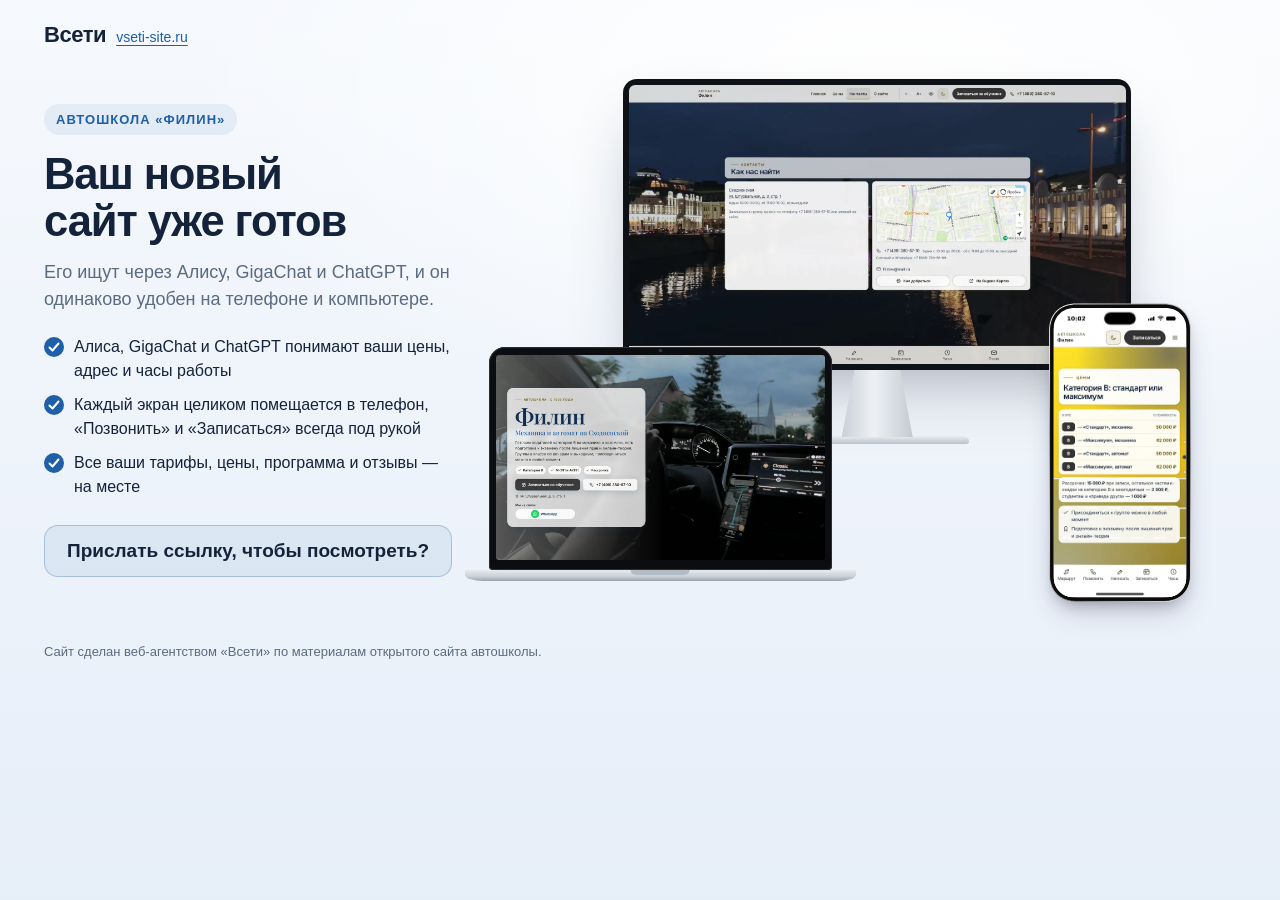
<file: vitrina/index.html>
<!doctype html>
<html lang="ru">
<head>
<meta charset="utf-8">
<meta name="viewport" content="width=device-width, initial-scale=1">
<meta name="robots" content="noindex, nofollow">
<title>Новый сайт автошколы «Филин» — веб-агентство «Всети»</title>
<style>
@layer stageshow{:where(.ss-phone){position:relative}.ss-phone{flex-shrink:0;box-shadow:0 calc(var(--ps) * 40) calc(var(--ps) * 80) calc(var(--ps) * -16) #32325d40,0 calc(var(--ps) * 24) calc(var(--ps) * 48) calc(var(--ps) * -24) #0000004d}.ss-phone__glass{height:100%}.ss-phone__window{position:relative;overflow:hidden;isolation:isolate}.ss-phone:is([data-frame=pro],[data-frame=silver],[data-frame=bezel],[data-frame=clay],[data-frame=outline],[data-frame=bare]){--ss-phone-glass: #0b0b0c;--ss-phone-rim: #2c2c2d;--ss-phone-seam: #e0dfdc;--ss-phone-line: var(--ss-text-faint, #9a9a9d);background:none}.ss-phone__bands{position:absolute;inset:0;overflow:visible;pointer-events:none}.ss-phone:is([data-frame=pro],[data-frame=silver],[data-frame=bezel],[data-frame=clay],[data-frame=outline]) .ss-phone__glass{position:relative}.ss-phone[data-frame=pro]{--ss-phone-band-1: #e3e3e6;--ss-phone-band-2: #9a9ba0;--ss-phone-band-3: #cfd0d4;--ss-phone-band-4: #85868b;--ss-phone-band-5: #c9cacd}.ss-stage[data-theme=dark] .ss-phone[data-frame=pro],.ss-stage[data-theme=glass] .ss-phone[data-frame=pro][data-dark]{--ss-phone-band-1: #5b5c61;--ss-phone-band-2: #2b2c2f;--ss-phone-band-3: #48494d;--ss-phone-band-4: #232427;--ss-phone-band-5: #404145}.ss-phone[data-frame=silver]{--ss-phone-band-1: #f4f4f6;--ss-phone-band-2: #c9cacf;--ss-phone-band-3: #eeeef1;--ss-phone-band-4: #b9babf;--ss-phone-band-5: #e6e6ea}.ss-phone[data-frame=bezel]{--ss-phone-glass: #111113}.ss-phone[data-frame=clay]{--ss-phone-clay-top: color-mix(in srgb, var(--ss-phone-clay, #ecebe8), #fff 45%);--ss-phone-clay-bottom: color-mix(in srgb, var(--ss-phone-clay, #ecebe8), #000 6%);box-shadow:0 calc(var(--ps) * 30) calc(var(--ps) * 60) calc(var(--ps) * -12) #32325d33,0 calc(var(--ps) * 16) calc(var(--ps) * 32) calc(var(--ps) * -16) #00000029}.ss-stage[data-theme=dark] .ss-phone[data-frame=clay]{--ss-phone-clay-top: color-mix(in srgb, var(--ss-phone-clay, #2a2a2e), #fff 6%);--ss-phone-clay-bottom: var(--ss-phone-clay, #2a2a2e);--ss-phone-seam: #333338}.ss-phone[data-frame=outline]{box-shadow:none}.ss-stage[data-theme=blueprint] .ss-phone[data-frame=outline]{--ss-phone-line: var(--ss-line)}.ss-phone:not([data-frame=android],[data-frame=soft]) .ss-phone__status{height:62px;padding:0}.ss-phone:not([data-frame=android],[data-frame=soft]) .ss-phone__time{position:absolute;top:21.5px;left:0;width:138.5px;line-height:22px;text-align:center}.ss-phone:not([data-frame=android],[data-frame=soft]) .ss-phone__glyphs{position:absolute;top:25.33px;left:285.25px;align-items:flex-start;gap:8px}.ss-phone:not([data-frame=android],[data-frame=soft]) .ss-phone__signal{margin-top:1px}.ss-phone:not([data-frame=android],[data-frame=soft]) .ss-phone__battery{margin-top:.33px}.ss-phone[data-frame=photo]{position:relative;background:none}.ss-phone__photo{position:absolute;z-index:4;background:var(--ss-phone-photo-light, none) center / 100% 100% no-repeat;pointer-events:none}.ss-stage[data-theme=dark] .ss-phone__photo,.ss-phone[data-dark] .ss-phone__photo{background-image:var(--ss-phone-photo-dark, var(--ss-phone-photo-light, none))}.ss-phone[data-frame=android]{background:linear-gradient(150deg,#3a3b3f,#1d1e21 40%,#2f3034 70%,#1a1b1e)}.ss-phone[data-frame=android] .ss-phone__glass{background:#050505}.ss-phone[data-frame=android] .ss-phone__island{top:14px;width:24px;height:24px;border-radius:50%}.ss-phone[data-frame=android] .ss-phone__status{height:48px;padding:0 26px}.ss-phone[data-frame=android] .ss-phone__time{font-family:system-ui,sans-serif;font-size:15px;font-weight:500}.ss-phone[data-frame=android] .ss-phone__content[data-status]{padding-top:48px}.ss-phone[data-frame=android] .ss-phone__home{width:108px;height:4px}.ss-phone[data-frame=soft]{box-shadow:0 0 0 calc(var(--ps) * 1.5) #0a25400d,0 calc(var(--ps) * 30) calc(var(--ps) * 60) calc(var(--ps) * -12) #32325d2e,0 calc(var(--ps) * 18) calc(var(--ps) * 36) calc(var(--ps) * -18) #0000001f}.ss-phone[data-frame=soft] .ss-phone__glass{background:#f6f9fc;box-shadow:inset 0 calc(var(--ps) * -2.9) calc(var(--ps) * 7.2) #0a254038}.ss-stage[data-theme=dark] .ss-phone[data-frame=soft] .ss-phone__glass{background:#1c2433;box-shadow:inset 0 calc(var(--ps) * -2.9) calc(var(--ps) * 7.2) #00000073}.ss-phone__screen{--pt: 1px;position:absolute;top:0;left:0;display:flex;flex-direction:column;overflow:hidden;background:#fff;color:#000;font-family:-apple-system,system-ui,sans-serif;font-size:15px;letter-spacing:-.015em;transform-origin:0 0;-webkit-font-smoothing:antialiased}.ss-phone[data-dark] .ss-phone__screen{background:#000;color:#fff}.ss-phone__status{position:absolute;top:0;right:0;left:0;z-index:2;display:flex;align-items:center;justify-content:space-between;height:54px;padding:0 34px 0 52px;transition:color .3s ease;will-change:transform}.ss-phone__time{font-family:SF Pro Text,-apple-system,system-ui,sans-serif;font-variation-settings:"opsz" 17;font-size:17.67px;font-weight:590;letter-spacing:0}.ss-phone__island{position:absolute;top:var(--ss-island-top, 14px);left:50%;z-index:3;width:var(--ss-island-w, 95px);height:37px;border-radius:18.5px;background:#000;transform:translate(-50%)}.ss-phone__glyphs{display:flex;align-items:center;gap:8px}.ss-phone__glyph{display:block}.ss-phone__content{position:relative;flex:1;min-height:0}.ss-phone__content[data-status]{padding-top:62px}.ss-phone__content:not([data-status]){padding-top:44px}.ss-phone[data-frame=bare] .ss-phone__content{padding-right:8px;padding-left:8px}.ss-phone__home{position:absolute;bottom:8px;left:50%;z-index:2;width:144px;height:5px;border-radius:2.5px;background:currentColor;transform:translate(-50%);transition:color .3s ease;will-change:transform}.ss-lock{position:absolute;inset:0;color:#fff;text-align:center}.ss-lock__date{margin-top:66px;font-size:22px;font-weight:600;letter-spacing:-.01em;opacity:.85}.ss-lock__clock{margin-top:-4px;font-size:112px;font-weight:700;line-height:1;letter-spacing:-.035em;font-variant-numeric:tabular-nums;opacity:.92}.ss-lock__stack{position:absolute;right:0;bottom:118px;left:0;display:flex;flex-direction:column;gap:8px;text-align:left}.ss-lock__stack[data-at=top]{top:290px;bottom:auto}.ss-lock__controls{position:absolute;right:46px;bottom:48px;left:46px;display:flex;justify-content:space-between}.ss-lock__control{display:grid;place-items:center;width:50px;height:50px;border-radius:50%;background:#0a0c1842;backdrop-filter:blur(24px) saturate(1.3);color:#fff}.ss-notification{display:flex;align-items:center;gap:13px;margin:0 18px;padding:14px 17px 14px 14px;border-radius:23px;background:#fcfcfdc2;backdrop-filter:blur(30px) saturate(1.25);box-shadow:0 4px 24px #0000000f;color:#000;text-align:left}.ss-notification[data-banner]{position:absolute;top:56px;right:0;left:0;z-index:2;animation:ss-banner-in .52s cubic-bezier(.2,.9,.25,1) both}@keyframes ss-banner-in{0%{transform:translateY(-110px)}}.ss-notification__icon{display:grid;flex-shrink:0;place-items:center;width:38px;height:38px;overflow:hidden;border-radius:9px;background:var(--ss-accent);color:#fff}.ss-notification__icon:has(>img){background:none}.ss-notification__icon>img{display:block;width:100%;height:100%}.ss-notification__text{display:flex;flex:1;flex-direction:column;min-width:0;font-size:15px;line-height:18px;letter-spacing:-.016em}.ss-notification__head{display:flex;align-items:baseline;gap:8px}.ss-notification__title{flex:1;min-width:0;overflow:hidden;font-weight:600;white-space:nowrap;text-overflow:ellipsis}.ss-notification__time{flex-shrink:0;font-size:12px;letter-spacing:-.005em;color:#3c3c4399}.ss-notification__body{display:-webkit-box;overflow:hidden;-webkit-line-clamp:3;-webkit-box-orient:vertical}.ss-lock[data-size=satellite] .ss-lock__stack{top:232px;bottom:auto}.ss-lock[data-size=satellite][data-clock=off] .ss-lock__stack{top:74px}.ss-notification{will-change:transform}.ss-phone:not([data-dark]) .ss-notification{background:#ffffffeb;box-shadow:0 0 0 .5px #00000014,0 8px 24px #0000001f}.ss-phone__time-bar{display:inline-block;width:30px;height:7px;border-radius:4px;background:currentColor;opacity:.5}}
:root{--ink:#14233a;--muted:#5b6b80;--accent:#1f5fa8;--sand:#ffc94d;--bg1:#f6f9fd;--bg2:#e6eef8}
*{box-sizing:border-box}
html,body{margin:0}
body{font:16px/1.5 -apple-system,"Segoe UI",Roboto,Arial,sans-serif;color:var(--ink);background:radial-gradient(1200px 600px at 70% 10%,#ffffff 0,rgba(255,255,255,0) 60%),linear-gradient(180deg,var(--bg1),var(--bg2));min-height:100vh}
a{color:inherit}
.top{display:flex;align-items:center;justify-content:space-between;max-width:1240px;margin:0 auto;padding:18px 24px}
.brand{display:flex;align-items:baseline;gap:10px;text-decoration:none}
.brand b{font-size:22px;letter-spacing:-.02em}
.brand span{font-size:14px;color:var(--accent);text-decoration:underline;text-underline-offset:3px}
.hero{max-width:1240px;margin:0 auto;padding:10px 24px 40px;display:grid;grid-template-columns:minmax(0,.82fr) minmax(0,1.5fr);gap:36px;align-items:center}
.eyebrow{display:inline-block;font-size:13px;font-weight:600;letter-spacing:.08em;text-transform:uppercase;color:var(--accent);background:rgba(31,95,168,.08);padding:6px 12px;border-radius:999px}
h1{text-wrap:balance;font-size:clamp(30px,3.4vw,48px);line-height:1.08;letter-spacing:-.025em;margin:16px 0 14px}
.lead{font-size:18px;color:var(--muted);margin:0 0 22px;max-width:30em}
.pts{list-style:none;padding:0;margin:0 0 26px;display:grid;gap:10px}
.pts li{display:flex;gap:10px;align-items:flex-start}
.pts li::before{content:"";flex:none;width:20px;height:20px;margin-top:2px;border-radius:50%;background:var(--accent) url("data:image/svg+xml,%3Csvg xmlns='http://www.w3.org/2000/svg' viewBox='0 0 20 20'%3E%3Cpath d='M5.5 10.5l3 3 6-7' fill='none' stroke='%23fff' stroke-width='2' stroke-linecap='round' stroke-linejoin='round'/%3E%3C/svg%3E") center/100% no-repeat}
.cta{display:flex;flex-wrap:wrap;gap:14px;align-items:center}
.btn{display:inline-flex;align-items:center;gap:8px;min-height:52px;padding:0 26px;border-radius:14px;background:var(--accent);color:#fff;font-weight:600;text-decoration:none;box-shadow:0 10px 24px rgba(31,95,168,.28)}
.btn:hover{background:#174a86}
.ask{margin:0;display:inline-flex;align-items:center;min-height:52px;padding:12px 22px;line-height:1.3;border-radius:14px;background:rgba(31,95,168,.08);border:1.5px solid rgba(31,95,168,.28);color:var(--ink);font-size:19px;font-weight:600}
/* сцена с устройствами */
.stage{position:relative;width:100%;aspect-ratio:16/11.2}
.dv{position:absolute}
.dv img{display:block;width:100%;height:100%;object-fit:cover;object-position:center top}
.mon .scr img,.lap .scr img{height:auto}
.mon{left:18%;top:0;width:68%}
.mon .scr{padding:1.1%;background:#0e1116;border-radius:14px;box-shadow:0 30px 60px -20px rgba(20,35,58,.35)}
.mon .scr img{border-radius:6px}
.mon .neck{width:14%;aspect-ratio:1/.95;margin:0 auto;background:linear-gradient(90deg,#c9d0d8,#eef1f4 45%,#c3cad2);clip-path:polygon(18% 0,82% 0,100% 100%,0 100%)}
.mon .foot{width:36%;aspect-ratio:36/1.5;margin:-1px auto 0;border-radius:6px 6px 3px 3px;background:linear-gradient(180deg,#e9edf1,#b9c1ca);box-shadow:0 12px 20px -8px rgba(20,35,58,.4)}
.lap{left:0;bottom:4%;width:46%}
.lap .scr{padding:2.2% 2.2% 3%;background:#0b0d11;border-radius:16px 16px 4px 4px;position:relative;box-shadow:0 0 0 1px #2a2f37 inset}
.lap .scr::before{content:"";position:absolute;top:1%;left:50%;width:.9%;aspect-ratio:1;border-radius:50%;background:#2b3442;transform:translateX(-50%)}
.lap .scr img{border-radius:3px}
.lap .base{position:relative;height:0;padding-bottom:3.2%;margin:0 -7%;background:linear-gradient(180deg,#e7ebef 0,#c8cfd7 60%,#9aa3ad 100%);border-radius:0 0 18px 18px/0 0 60% 60%;box-shadow:0 22px 30px -14px rgba(20,35,58,.45)}
.lap .base::after{content:"";position:absolute;top:0;left:50%;width:15%;height:40%;transform:translateX(-50%);background:#b3bbc4;border-radius:0 0 8px 8px}
.tab{right:1.5%;bottom:3%;width:23%}
.tab .scr{aspect-ratio:820/1180;padding:4.5%;background:#121419;border-radius:22px;box-shadow:0 0 0 2px #c7ced6,0 28px 50px -18px rgba(20,35,58,.45)}
.tab .scr img{border-radius:10px}
.ph{right:6%;bottom:0;width:340px;transform-origin:100% 100%}
.ph-shot{display:block;width:100%;height:auto}
.note{max-width:1240px;margin:0 auto;padding:0 24px 34px;color:var(--muted);font-size:13px}
@media (max-width:600px){
  .stage{aspect-ratio:16/9.8}
  .mon{display:none}
  .lap{left:6%;width:64%;bottom:6%}
  .ph{right:5%}
}
@media (max-width:900px){
  .hero{grid-template-columns:1fr;gap:26px;padding-top:0}
  .stage{order:-1}
  .lead{font-size:16.5px}
}
</style>
</head>
<body>
<header class="top"><a class="brand" href="https://vseti-site.ru/" target="_blank" rel="noopener"><b>Всети</b><span>vseti-site.ru</span></a></header>
<main class="hero">
  <div class="txt">
    <span class="eyebrow">Автошкола «Филин»</span>
    <h1>Ваш новый сайт уже готов</h1>
    <p class="lead">Его ищут через Алису, GigaChat и ChatGPT, и он одинаково удобен на телефоне и компьютере.</p>
    <ul class="pts">
      <li>Алиса, GigaChat и ChatGPT понимают ваши цены, адрес и часы работы</li>
      <li>Каждый экран целиком помещается в телефон, «Позвонить» и «Записаться» всегда под рукой</li>
      <li>Все ваши тарифы, цены, программа и отзывы — на месте</li>
    </ul>
    <div class="cta">
      <p class="ask">Прислать ссылку, чтобы посмотреть?</p>
    </div>
  </div>
  <div class="stage" id="stage" aria-label="Новый сайт на компьютере, ноутбуке и телефоне">
    <div class="dv mon"><div class="scr"><img src="img/monitor.webp?v=2" alt="" width="1600" height="900"></div><div class="neck"></div><div class="foot"></div></div>
    <div class="dv lap"><div class="scr"><img src="img/laptop.webp?v=2" alt="" width="1280" height="800"></div><div class="base"></div></div>
    <div class="dv ph" id="ph"><div class="ss-phone z-phone" data-frame="pro" style="width: 340px; height: 714.953px; padding: 2.38318px; border-radius: 61.1682px; --ps: 0.794392523364486px;"><svg class="ss-phone__bands" width="100%" height="100%" aria-hidden="true"><defs><linearGradient id="ph-band" x1="0.2" y1="0" x2="0.8" y2="1"><stop offset="0" style="stop-color: var(--ss-phone-band-1);"></stop><stop offset="0.22" style="stop-color: var(--ss-phone-band-2);"></stop><stop offset="0.48" style="stop-color: var(--ss-phone-band-3);"></stop><stop offset="0.74" style="stop-color: var(--ss-phone-band-4);"></stop><stop offset="1" style="stop-color: var(--ss-phone-band-5);"></stop></linearGradient><linearGradient id="ph-clay" x1="0" y1="0" x2="0" y2="1"><stop offset="0" style="stop-color: var(--ss-phone-clay-top);"></stop><stop offset="1" style="stop-color: var(--ss-phone-clay-bottom);"></stop></linearGradient></defs><g transform="translate(10.327102803738317 10.327102803738317)" stroke-linejoin="round"><path d="M262.94 0.00L267.09 0.06L270.49 0.24L273.65 0.53L276.65 0.94L279.51 1.47L282.27 2.11L284.93 2.87L287.50 3.74L289.97 4.72L292.36 5.81L294.65 7.02L296.85 8.33L298.96 9.75L300.98 11.27L302.90 12.90L304.72 14.62L306.45 16.45L308.08 18.37L309.60 20.38L311.02 22.49L312.33 24.70L313.53 26.99L314.63 29.37L315.61 31.85L316.48 34.41L317.24 37.07L317.88 39.83L318.41 42.70L318.82 45.69L319.11 48.85L319.29 52.25L319.35 56.40L319.35 637.90L319.29 642.04L319.11 645.45L318.82 648.60L318.41 651.60L317.88 654.47L317.24 657.23L316.48 659.89L315.61 662.45L314.63 664.92L313.53 667.31L312.33 669.60L311.02 671.80L309.60 673.91L308.08 675.93L306.45 677.85L304.72 679.68L302.90 681.40L300.98 683.03L298.96 684.55L296.85 685.97L294.65 687.28L292.36 688.49L289.97 689.58L287.50 690.56L284.93 691.43L282.27 692.19L279.51 692.83L276.65 693.36L273.65 693.77L270.49 694.06L267.09 694.24L262.94 694.30L56.40 694.30L52.25 694.24L48.85 694.06L45.69 693.77L42.70 693.36L39.83 692.83L37.07 692.19L34.41 691.43L31.85 690.56L29.37 689.58L26.99 688.49L24.70 687.28L22.49 685.97L20.38 684.55L18.37 683.03L16.45 681.40L14.62 679.68L12.90 677.85L11.27 675.93L9.75 673.91L8.33 671.80L7.02 669.60L5.81 667.31L4.72 664.92L3.74 662.45L2.87 659.89L2.11 657.23L1.47 654.47L0.94 651.60L0.53 648.60L0.24 645.45L0.06 642.04L0.00 637.90L0.00 56.40L0.06 52.25L0.24 48.85L0.53 45.69L0.94 42.70L1.47 39.83L2.11 37.07L2.87 34.41L3.74 31.85L4.72 29.37L5.81 26.99L7.02 24.70L8.33 22.49L9.75 20.38L11.27 18.37L12.90 16.45L14.62 14.62L16.45 12.90L18.37 11.27L20.38 9.75L22.49 8.33L24.70 7.02L26.99 5.81L29.37 4.72L31.85 3.74L34.41 2.87L37.07 2.11L39.83 1.47L42.70 0.94L45.69 0.53L48.85 0.24L52.25 0.06L56.40 0.00Z" fill="none" stroke-width="20.654205607476634" stroke="url(#ph-band)"></path><path d="M262.94 0.00L267.09 0.06L270.49 0.24L273.65 0.53L276.65 0.94L279.51 1.47L282.27 2.11L284.93 2.87L287.50 3.74L289.97 4.72L292.36 5.81L294.65 7.02L296.85 8.33L298.96 9.75L300.98 11.27L302.90 12.90L304.72 14.62L306.45 16.45L308.08 18.37L309.60 20.38L311.02 22.49L312.33 24.70L313.53 26.99L314.63 29.37L315.61 31.85L316.48 34.41L317.24 37.07L317.88 39.83L318.41 42.70L318.82 45.69L319.11 48.85L319.29 52.25L319.35 56.40L319.35 637.90L319.29 642.04L319.11 645.45L318.82 648.60L318.41 651.60L317.88 654.47L317.24 657.23L316.48 659.89L315.61 662.45L314.63 664.92L313.53 667.31L312.33 669.60L311.02 671.80L309.60 673.91L308.08 675.93L306.45 677.85L304.72 679.68L302.90 681.40L300.98 683.03L298.96 684.55L296.85 685.97L294.65 687.28L292.36 688.49L289.97 689.58L287.50 690.56L284.93 691.43L282.27 692.19L279.51 692.83L276.65 693.36L273.65 693.77L270.49 694.06L267.09 694.24L262.94 694.30L56.40 694.30L52.25 694.24L48.85 694.06L45.69 693.77L42.70 693.36L39.83 692.83L37.07 692.19L34.41 691.43L31.85 690.56L29.37 689.58L26.99 688.49L24.70 687.28L22.49 685.97L20.38 684.55L18.37 683.03L16.45 681.40L14.62 679.68L12.90 677.85L11.27 675.93L9.75 673.91L8.33 671.80L7.02 669.60L5.81 667.31L4.72 664.92L3.74 662.45L2.87 659.89L2.11 657.23L1.47 654.47L0.94 651.60L0.53 648.60L0.24 645.45L0.06 642.04L0.00 637.90L0.00 56.40L0.06 52.25L0.24 48.85L0.53 45.69L0.94 42.70L1.47 39.83L2.11 37.07L2.87 34.41L3.74 31.85L4.72 29.37L5.81 26.99L7.02 24.70L8.33 22.49L9.75 20.38L11.27 18.37L12.90 16.45L14.62 14.62L16.45 12.90L18.37 11.27L20.38 9.75L22.49 8.33L24.70 7.02L26.99 5.81L29.37 4.72L31.85 3.74L34.41 2.87L37.07 2.11L39.83 1.47L42.70 0.94L45.69 0.53L48.85 0.24L52.25 0.06L56.40 0.00Z" fill="none" stroke-width="15.88785046728972" style="stroke: var(--ss-phone-rim);"></path><path d="M262.94 0.00L267.09 0.06L270.49 0.24L273.65 0.53L276.65 0.94L279.51 1.47L282.27 2.11L284.93 2.87L287.50 3.74L289.97 4.72L292.36 5.81L294.65 7.02L296.85 8.33L298.96 9.75L300.98 11.27L302.90 12.90L304.72 14.62L306.45 16.45L308.08 18.37L309.60 20.38L311.02 22.49L312.33 24.70L313.53 26.99L314.63 29.37L315.61 31.85L316.48 34.41L317.24 37.07L317.88 39.83L318.41 42.70L318.82 45.69L319.11 48.85L319.29 52.25L319.35 56.40L319.35 637.90L319.29 642.04L319.11 645.45L318.82 648.60L318.41 651.60L317.88 654.47L317.24 657.23L316.48 659.89L315.61 662.45L314.63 664.92L313.53 667.31L312.33 669.60L311.02 671.80L309.60 673.91L308.08 675.93L306.45 677.85L304.72 679.68L302.90 681.40L300.98 683.03L298.96 684.55L296.85 685.97L294.65 687.28L292.36 688.49L289.97 689.58L287.50 690.56L284.93 691.43L282.27 692.19L279.51 692.83L276.65 693.36L273.65 693.77L270.49 694.06L267.09 694.24L262.94 694.30L56.40 694.30L52.25 694.24L48.85 694.06L45.69 693.77L42.70 693.36L39.83 692.83L37.07 692.19L34.41 691.43L31.85 690.56L29.37 689.58L26.99 688.49L24.70 687.28L22.49 685.97L20.38 684.55L18.37 683.03L16.45 681.40L14.62 679.68L12.90 677.85L11.27 675.93L9.75 673.91L8.33 671.80L7.02 669.60L5.81 667.31L4.72 664.92L3.74 662.45L2.87 659.89L2.11 657.23L1.47 654.47L0.94 651.60L0.53 648.60L0.24 645.45L0.06 642.04L0.00 637.90L0.00 56.40L0.06 52.25L0.24 48.85L0.53 45.69L0.94 42.70L1.47 39.83L2.11 37.07L2.87 34.41L3.74 31.85L4.72 29.37L5.81 26.99L7.02 24.70L8.33 22.49L9.75 20.38L11.27 18.37L12.90 16.45L14.62 14.62L16.45 12.90L18.37 11.27L20.38 9.75L22.49 8.33L24.70 7.02L26.99 5.81L29.37 4.72L31.85 3.74L34.41 2.87L37.07 2.11L39.83 1.47L42.70 0.94L45.69 0.53L48.85 0.24L52.25 0.06L56.40 0.00Z" fill="none" stroke-width="14.69626168224299" style="stroke: var(--ss-phone-glass);"></path></g></svg><div class="ss-phone__glass" style="padding: 7.94393px; border-radius: 58.785px;"><div class="ss-phone__window" style="width: 319.346px; height: 694.299px; clip-path: path(&quot;M 262.94 0 L 267.09 0.06 L 270.49 0.24 L 273.65 0.53 L 276.65 0.94 L 279.51 1.47 L 282.27 2.11 L 284.93 2.87 L 287.5 3.74 L 289.97 4.72 L 292.36 5.81 L 294.65 7.02 L 296.85 8.33 L 298.96 9.75 L 300.98 11.27 L 302.9 12.9 L 304.72 14.62 L 306.45 16.45 L 308.08 18.37 L 309.6 20.38 L 311.02 22.49 L 312.33 24.7 L 313.53 26.99 L 314.63 29.37 L 315.61 31.85 L 316.48 34.41 L 317.24 37.07 L 317.88 39.83 L 318.41 42.7 L 318.82 45.69 L 319.11 48.85 L 319.29 52.25 L 319.35 56.4 L 319.35 637.9 L 319.29 642.04 L 319.11 645.45 L 318.82 648.6 L 318.41 651.6 L 317.88 654.47 L 317.24 657.23 L 316.48 659.89 L 315.61 662.45 L 314.63 664.92 L 313.53 667.31 L 312.33 669.6 L 311.02 671.8 L 309.6 673.91 L 308.08 675.93 L 306.45 677.85 L 304.72 679.68 L 302.9 681.4 L 300.98 683.03 L 298.96 684.55 L 296.85 685.97 L 294.65 687.28 L 292.36 688.49 L 289.97 689.58 L 287.5 690.56 L 284.93 691.43 L 282.27 692.19 L 279.51 692.83 L 276.65 693.36 L 273.65 693.77 L 270.49 694.06 L 267.09 694.24 L 262.94 694.3 L 56.4 694.3 L 52.25 694.24 L 48.85 694.06 L 45.69 693.77 L 42.7 693.36 L 39.83 692.83 L 37.07 692.19 L 34.41 691.43 L 31.85 690.56 L 29.37 689.58 L 26.99 688.49 L 24.7 687.28 L 22.49 685.97 L 20.38 684.55 L 18.37 683.03 L 16.45 681.4 L 14.62 679.68 L 12.9 677.85 L 11.27 675.93 L 9.75 673.91 L 8.33 671.8 L 7.02 669.6 L 5.81 667.31 L 4.72 664.92 L 3.74 662.45 L 2.87 659.89 L 2.11 657.23 L 1.47 654.47 L 0.94 651.6 L 0.53 648.6 L 0.24 645.45 L 0.06 642.04 L 0 637.9 L 0 56.4 L 0.06 52.25 L 0.24 48.85 L 0.53 45.69 L 0.94 42.7 L 1.47 39.83 L 2.11 37.07 L 2.87 34.41 L 3.74 31.85 L 4.72 29.37 L 5.81 26.99 L 7.02 24.7 L 8.33 22.49 L 9.75 20.38 L 11.27 18.37 L 12.9 16.45 L 14.62 14.62 L 16.45 12.9 L 18.37 11.27 L 20.38 9.75 L 22.49 8.33 L 24.7 7.02 L 26.99 5.81 L 29.37 4.72 L 31.85 3.74 L 34.41 2.87 L 37.07 2.11 L 39.83 1.47 L 42.7 0.94 L 45.69 0.53 L 48.85 0.24 L 52.25 0.06 L 56.4 0 Z&quot;);"><div class="ss-phone__screen" style="width: 402px; height: 874px; transform: scale(0.794393); --ss-screen-r: 64px;"><div class="ss-phone__status"><span class="ss-phone__time">10:02</span><span class="ss-phone__glyphs"><svg viewBox="0 0 20.33 13.67" width="20.33" height="13.67" class="ss-phone__glyph ss-phone__signal"><rect x="0" y="7.34" width="3.333" height="6.33" rx="1.667" fill="currentColor"></rect><rect x="5.667" y="5" width="3.333" height="8.67" rx="1.667" fill="currentColor"></rect><rect x="11.334" y="2.67" width="3.333" height="11" rx="1.667" fill="currentColor"></rect><rect x="17.000999999999998" y="0" width="3.333" height="13.67" rx="1.667" fill="currentColor"></rect></svg><svg viewBox="0 0 19.33 14.33" width="19.33" height="14.33" class="ss-phone__glyph ss-phone__wifi"><path fill-rule="evenodd" fill="currentColor" d="M0.415933 5.54283C0.902185 6.04412 1.66017 5.95818 2.27513 5.41393C4.30595 3.58064 6.83731 2.63535 9.66901 2.63535C12.5007 2.63535 15.0464 3.60928 17.0629 5.41393C17.6636 5.97251 18.4215 6.0298 18.9221 5.54283C19.4226 5.02722 19.4942 4.2538 18.9793 3.70954C16.8341 1.51819 13.3302 0 9.66901 0C6.00783 0 2.48965 1.53251 0.358727 3.72387C-0.156127 4.2538 -0.0989213 5.02722 0.415933 5.55715L0.415933 5.54283ZM3.94841 9.13779C4.50617 9.68205 5.22124 9.62476 5.85051 9.10915C6.88022 8.29276 8.25316 7.73418 9.66901 7.7485C11.0706 7.7485 12.4435 8.29276 13.4875 9.12347C14.1168 9.63908 14.8605 9.66773 15.4039 9.12347C15.9331 8.57921 16.0189 7.7485 15.4611 7.23289C14.0739 5.98683 11.9859 5.11315 9.68332 5.11315C7.38077 5.11315 5.27845 5.98683 3.9055 7.23289C3.41925 7.69121 3.31914 8.47896 3.96271 9.13779L3.94841 9.13779ZM8.72511 13.8929C9.34008 14.4801 9.98365 14.4801 10.5986 13.8929L11.757 12.7757C12.372 12.1742 12.5007 11.4151 11.7999 10.8995C11.2136 10.4841 10.4699 10.212 9.66901 10.212C8.86813 10.212 8.11015 10.4841 7.53809 10.9138C6.83731 11.4151 6.98033 12.1885 7.59529 12.7757L8.73942 13.8929L8.72511 13.8929Z"></path></svg><svg viewBox="0 0 29.33 13.67" width="29.33" height="13.67" class="ss-phone__glyph ss-phone__battery"><path fill="currentColor" d="M0 6.4C0 4.15979 0 3.03969 0.435974 2.18404C0.819467 1.43139 1.43139 0.819467 2.18404 0.435974C3.03969 0 4.15979 0 6.4 0L19.933 0C22.1732 0 23.2933 0 24.149 0.435974C24.9016 0.819467 25.5135 1.43139 25.897 2.18404C26.333 3.03969 26.333 4.15979 26.333 6.4L26.333 7.26666C26.333 9.50687 26.333 10.627 25.897 11.4826C25.5135 12.2353 24.9016 12.8472 24.149 13.2307C23.2933 13.6667 22.1732 13.6667 19.933 13.6667L6.4 13.6667C4.15979 13.6667 3.03969 13.6667 2.18404 13.2307C1.43139 12.8472 0.819467 12.2353 0.435974 11.4826C0 10.627 0 9.50687 0 7.26666L0 6.4Z"></path><path fill-rule="evenodd" fill="currentColor" transform="translate(27.33 4.33)" d="M0 0L0 5C0.601505 4.8625 2 3.75 2 2.5C2 1.25 0.601505 0.1375 0 0Z"></path></svg></span></div><span class="ss-phone__island"></span><div class="ss-phone__content" data-status="true"><img class="ph-shot" src="img/phone.webp?v=2" alt="Новый сайт автошколы «Филин» на телефоне" width="393" height="794"></div><span class="ss-phone__home"></span></div></div></div></div></div>
  </div>
</main>
<p class="note">Сайт сделан веб-агентством «Всети» по материалам открытого сайта автошколы.</p>
<script>
(function(){var st=document.getElementById('stage'),ph=document.getElementById('ph');
function fit(){var k=st.clientWidth*(innerWidth<=600?0.27:0.19)/340;ph.style.transform='scale('+k+')';}
fit();addEventListener('resize',fit);})();
</script>
</body>
</html>
</file>
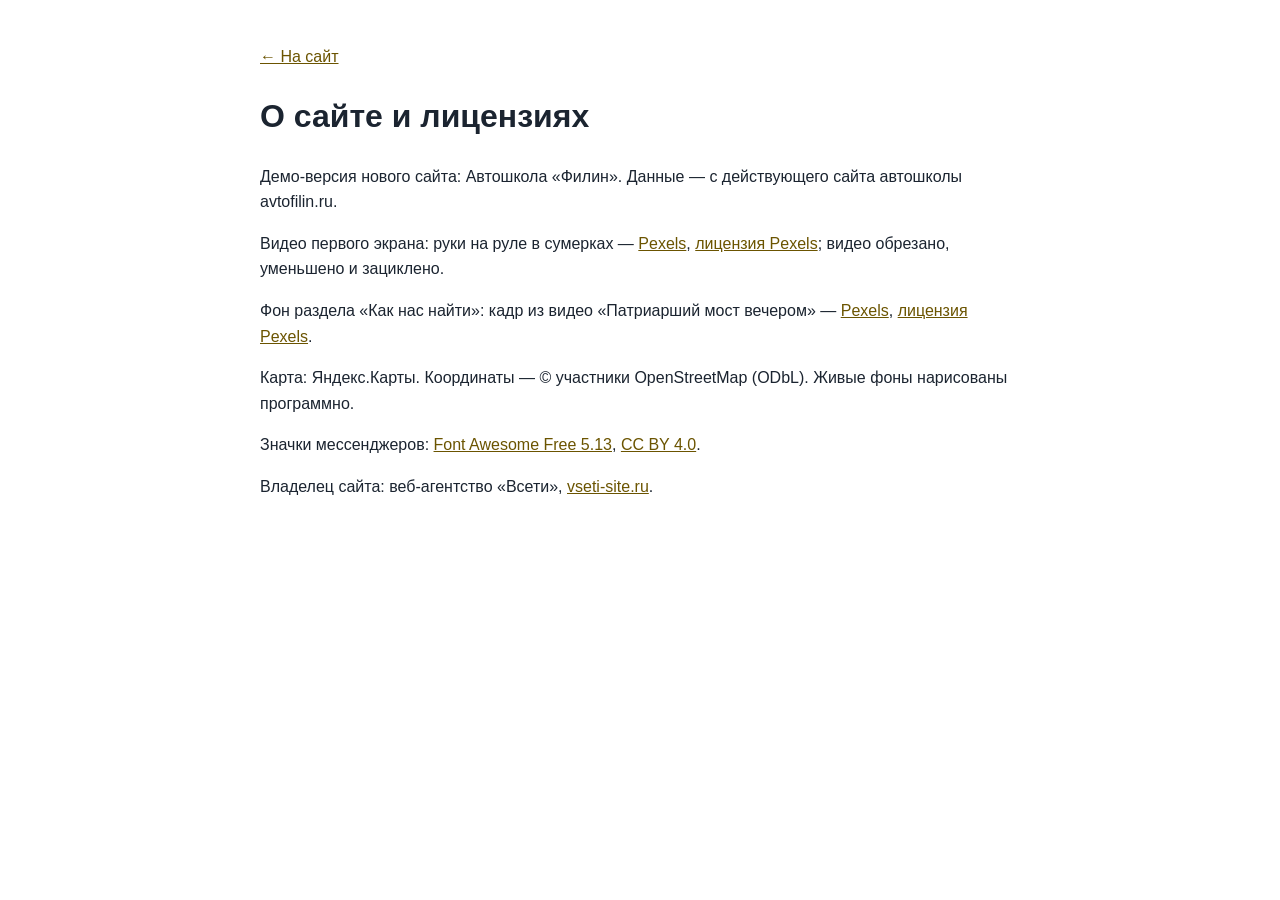
<file: credits.html>
<!doctype html><html lang="ru"><head><meta charset="utf-8"><meta name="viewport" content="width=device-width,initial-scale=1"><meta name="robots" content="noindex"><title>О сайте — Автошкола «Филин»</title>
<style>body{font:16px/1.6 Inter,Arial,sans-serif;max-width:760px;margin:0 auto;padding:28px 18px;color:#1b2430}a{color:#6b5400}</style></head><body>
<p><a href="./">← На сайт</a></p><h1>О сайте и лицензиях</h1>
<p>Демо-версия нового сайта: Автошкола «Филин». Данные — с действующего сайта автошколы avtofilin.ru.</p>
<p>Видео первого экрана: руки на руле в сумерках — <a href="https://www.pexels.com/video/13802598/" target="_blank" rel="noopener">Pexels</a>, <a href="https://www.pexels.com/license/" target="_blank" rel="noopener">лицензия Pexels</a>; видео обрезано, уменьшено и зациклено.</p>
<p>Фон раздела «Как нас найти»: кадр из видео «Патриарший мост вечером» — <a href="https://www.pexels.com/video/9885684/" target="_blank" rel="noopener">Pexels</a>, <a href="https://www.pexels.com/license/" target="_blank" rel="noopener">лицензия Pexels</a>.</p>
<p>Карта: Яндекс.Карты. Координаты — © участники OpenStreetMap (ODbL). Живые фоны нарисованы программно.</p>
<p>Значки мессенджеров: <a href="https://fontawesome.com" target="_blank" rel="noopener">Font Awesome Free 5.13</a>, <a href="https://creativecommons.org/licenses/by/4.0/" target="_blank" rel="noopener">CC BY 4.0</a>.</p>
<p>Владелец сайта: веб-агентство «Всети», <a href="https://vseti-site.ru" target="_blank" rel="noopener">vseti-site.ru</a>.</p>
</body></html>
</file>
<file: css/etalon.css>
/* ==========================================================================
   Эталон нотариуса. Общий слой поверх встроенных стилей index.html:
   видео-первый экран, «жидкое стекло», интерьеры на фоне экранов,
   шапка и нижняя панель со второго экрана, карточки Spotlight Card.
   ========================================================================== */

/* плавное проявление подсветки рамки (Chrome/Safari/Firefox новых версий) */
@property --hl{syntax:'<number>';inherits:true;initial-value:0}

:root{
  --glass:rgba(0,0,0,.4);
  --glass-blur:4px;
  --spot:255,196,108;          /* тёплый янтарь под интерьеры */
  --spring:cubic-bezier(.2,.9,.3,1.35);
}

/* ---------- светлый текст на тёмном стекле для всего, что лежит на фото ---------- */
.sec:not(.sec-hero),.hdr,.bar,.mmenu{
  --card:rgba(0,0,0,.4); --card-rgb:0,0,0;
  --text:#fff; --muted:rgba(255,255,255,.84);
  --line:rgba(255,255,255,.3); --line2:rgba(255,255,255,.2);
  --accent:#ecd9ac; --accent-d:#f6e9c8; --accent-l:#d3bc8a; --accent-soft:rgba(255,255,255,.13);
  --bg:rgba(0,0,0,.3); --bg2:transparent; --bg3:rgba(255,255,255,.13);
  --on-accent:#1d170b;
  --shadow:0 1px 12px rgba(0,0,0,.35); --shadow-lg:0 18px 50px rgba(0,0,0,.5);
  --ok:#8fe3a8; --bad:#ff9f96;
  color:#fff;
}
.sec:not(.sec-hero){background:#2b2319}
.sec:not(.sec-hero) .sec-scroll{
  position:relative;z-index:1;
  padding-top:calc(var(--hdr-h) / var(--zc,1) + 12px);padding-bottom:calc(var(--bar-h) + 12px);
  text-shadow:0 1px 2px rgba(0,0,0,.45)
}
.sec:not(.sec-hero) :is(input,select,textarea,button.btn,.btn){text-shadow:none}

/* ---------- фон экранов: интерьеры, затемнение ровно 50% ---------- */
.sec-bg{position:absolute;inset:0;z-index:0;overflow:hidden;pointer-events:none;background:#2b2319}
.sec-bg picture{display:block;width:100%;height:100%}
.sec-bg img{display:block;width:100%;height:100%;object-fit:cover;opacity:0;transition:opacity .9s ease}
.sec-bg img.ld,html:not(.js) .sec-bg img{opacity:1}
.sec-bg::after{content:"";position:absolute;inset:0;background:rgba(0,0,0,.5)}

/* ==========================================================================
   Жидкое стекло
   ========================================================================== */
.glass,
.sec:not(.sec-hero) :is(.sec-head,.svc,.step,.rev,.rsum,.cred,.cbox,.fq,.about-txt,.tf-card,.quote,.ilink,.chips li,.foot,.rate-chip){
  position:relative;isolation:isolate;
  background:var(--glass);
  -webkit-backdrop-filter:blur(var(--glass-blur));backdrop-filter:blur(var(--glass-blur));
  border:0;border-radius:var(--radius);
  box-shadow:0 8px 30px rgba(0,0,0,.14);
}
/* тонкая светлая рамка-градиент; рядом с курсором рамка разгорается (--hl, --x, --y) */
.glass::after,
.sec:not(.sec-hero) :is(.sec-head,.svc,.step,.rev,.rsum,.cred,.cbox,.fq,.about-txt,.tf-card,.quote,.ilink,.chips li,.foot,.rate-chip)::after{
  content:"";position:absolute;inset:0;border-radius:inherit;padding:1.4px;pointer-events:none;z-index:2;
  background:
    radial-gradient(230px circle at var(--x,50%) var(--y,50%),rgba(255,226,160,calc(var(--hl,0)*1)),rgba(var(--spot),calc(var(--hl,0)*.65)) 38%,transparent 72%),
    linear-gradient(160deg,rgba(255,255,255,.58) 0%,rgba(255,255,255,.16) 22%,rgba(255,255,255,0) 44%,rgba(255,255,255,0) 60%,rgba(255,255,255,.16) 82%,rgba(255,255,255,.5) 100%);
  -webkit-mask:linear-gradient(#000 0 0) content-box,linear-gradient(#000 0 0);
  -webkit-mask-composite:xor;mask-composite:exclude;
}
.sec:not(.sec-hero) .sec-head{display:block;width:fit-content;max-width:100%;border-radius:18px;padding:14px 22px 16px;margin-bottom:16px}
.sec:not(.sec-hero) .sec-head .h2{margin-top:8px}
.sec:not(.sec-hero) .sec-head .lead{margin-top:8px}
.sec:not(.sec-hero) .sec-head .demo-note{background:rgba(255,255,255,.1);border-left-color:var(--accent)}

/* ==========================================================================
   Spotlight Card: пятно света под курсором внутри карточки (::before),
   подсветка рамки рядом с курсором (::after выше), «прыжок» scale + тень.
   Позицию --x/--y ставит один общий обработчик pointermove (js/etalon.js).
   ========================================================================== */
.glow{position:relative;isolation:isolate;--hov:1.035}
.glow::before{
  content:"";position:absolute;inset:0;border-radius:inherit;pointer-events:none;z-index:-1;
  background:
    radial-gradient(340px circle at var(--x,50%) var(--y,50%),rgba(var(--spot),.5),rgba(var(--spot),.2) 38%,transparent 72%);
  opacity:0;transition:opacity .35s ease;
}
.glow.lit{--hl:1}
.glow.lit::before{opacity:1}
.glow{transition:scale .38s var(--spring),box-shadow .32s ease,--hl .3s ease}
.glow.rv{transition:opacity .7s ease var(--rvd),translate .7s ease var(--rvd),scale .38s var(--spring),box-shadow .32s ease,--hl .3s ease}
@media (hover:hover) and (pointer:fine){
  .glow:hover{scale:var(--hov);z-index:6;box-shadow:0 24px 54px rgba(0,0,0,.5),0 0 34px rgba(var(--spot),.2)}
}
/* ---------- «Контакты» («Как нас найти»): плашки при наведении и касании загораются жёлтым — яркая рамка и мягкое
   свечение вокруг; размер не меняется (никаких увеличений и сдвигов раскладки), видно в обеих темах ---------- */
:root{--gy-ring:255,208,80;--gy-glow:255,200,64}
html[data-theme="light"]{--gy-ring:232,154,0;--gy-glow:255,186,30}
#contacts .glow{--gy:0 0 0 2.5px rgba(var(--gy-ring),.98),0 0 22px 4px rgba(var(--gy-glow),.66),0 0 58px 14px rgba(var(--gy-glow),.32),0 8px 30px rgba(0,0,0,.14);
  --gy0:0 0 0 0 rgba(var(--gy-ring),0),0 0 0 0 rgba(var(--gy-glow),0),0 0 0 0 rgba(var(--gy-glow),0),0 8px 30px rgba(0,0,0,.14)}
@media (hover:hover) and (pointer:fine){
  #contacts .glow:hover{scale:1;box-shadow:var(--gy)}
  /* заголовок с рейтингом: когда курсор на значке рейтинга, светится только значок */
  #contacts .sec-head:has(.rate-chip:hover):hover{box-shadow:var(--gy0)}
}
#contacts .glow.tap{animation:cGlowTap 1.4s ease-out,glowHl .62s ease-out}
@keyframes cGlowTap{0%{box-shadow:var(--gy0)}14%,62%{box-shadow:var(--gy)}100%{box-shadow:var(--gy0)}}
html[data-hc="1"] #contacts .glow:hover{outline:3px solid #ffd400;outline-offset:2px}
/* крупные плашки берут нижнюю границу 1,03: 3,5 % от 600 px — это уже 20 px */
.hero-plq,.about-txt,.tf-card,.sec-head,.cbox{--hov:1.03}

/* касание на телефоне: вспышка пятна в точке касания и подпрыгивание */
.glow.tap{animation:glowTap .62s var(--spring),glowHl .62s ease-out}
.glow.tap::before{animation:spotFlash .62s ease-out}
@keyframes glowTap{0%{scale:1}38%{scale:var(--tap,1.045)}100%{scale:1}}
@keyframes glowHl{0%{--hl:0}22%{--hl:1}100%{--hl:0}}
@keyframes spotFlash{0%{opacity:0}18%{opacity:1}100%{opacity:0}}

/* ---------- появление блоков при входе на экран ---------- */
.rv{--rvd:calc(var(--i,0) * 90ms);opacity:0;transform:none;translate:0 18px;
  transition:opacity .7s ease var(--rvd),translate .7s ease var(--rvd)}
.sec.active .rv{opacity:1;transform:none;translate:0 0}
/* первый экран: блоки стартуют сами (экран активен с загрузки), по очереди после слова */
.sec-hero .rv{--rvd:calc(var(--hero-d,1.8s) + var(--i,0) * 140ms);opacity:1;translate:0 0}
.sec-hero .kicker.rv{--rvd:.45s}
/* анимация заголовка стартует — скрипт ставит .go, и остальные блоки выходят следом за словом */
.sec-hero.go .rv{animation:heroIn .9s cubic-bezier(.2,.7,.2,1) var(--rvd) both}
html.js .sec-hero:not(.go) .rv{opacity:0;translate:0 18px;animation:heroSafe .01s linear 5s forwards}
@keyframes heroIn{from{opacity:0;translate:0 18px}to{opacity:1;translate:0 0}}
@keyframes heroSafe{to{opacity:1;translate:0 0}}

/* ==========================================================================
   Первый экран
   ========================================================================== */
.sec-hero{background:#8fb1d4;color:#fff;
  /* А−/А+ первый экран не трогают: страница в zoom, экран — встречный zoom (как шапка), поэтому он на любой ступени
     выглядит ровно как при 100 %. Единицы vw/vh и высота экрана считаются от окна без поправки. */
  zoom:calc(1 / var(--zc,1)); --vwu:1vw; --vhu:1vh;
  /* высота — та же видимая, что у остальных экранов (скрипт кладёт её в --vhr); 100vh во встроенном браузере Telegram на Android
     считается при спрятанной верхней панели и выше видимой части — первый экран выходил выше, и все следующие съезжали вниз */
  --vh:var(--vhr, calc(100 * var(--vhu)))}
.hero-bg{position:absolute;inset:0;overflow:hidden;background:#9db9d6 url(../img/hero-poster.jpg) 54% 50%/cover no-repeat}
.hero-video{position:absolute;inset:0;width:100%;height:100%;object-fit:cover;object-position:54% 50%;background:transparent}
.hero-clouds{
  position:absolute;left:0;top:0;width:100%;height:58%;pointer-events:none;opacity:0;transition:opacity 2.4s ease;
  -webkit-mask-image:linear-gradient(180deg,#000 0%,#000 36%,rgba(0,0,0,.55) 66%,transparent 100%);
          mask-image:linear-gradient(180deg,#000 0%,#000 36%,rgba(0,0,0,.55) 66%,transparent 100%)
}
.hero-clouds.on{opacity:1}
/* угасание к низу рисует сам шейдер (js/clouds.js): маска на canvas — лишний проход на каждый кадр */
.hero-clouds.baked{-webkit-mask-image:none;mask-image:none}
/* точки-переходы по краю не растут с А+: иначе на ступенях 130–150 % они наезжают на плашки первого экрана и карточки */
.dots{zoom:calc(1 / var(--zc,1))}

.sec-hero .sec-scroll{position:relative;z-index:1;padding:26px clamp(20px,calc(3.4*var(--vwu,1vw)),64px);display:flex;flex-direction:column}
.sec-hero .wrap{max-width:none;margin:auto 0}
.hero-plq{
  --plq-w:clamp(500px,calc(38*var(--vwu,1vw)),660px);--plq-pad:clamp(24px,calc(2.4*var(--vwu,1vw)),36px);
  width:min(100%,var(--plq-w));padding:var(--plq-pad);border-radius:28px;
  color:#fff;text-shadow:0 1px 3px rgba(0,0,0,.5);
  animation:plqIn .9s ease both
}
@keyframes plqIn{from{opacity:0;translate:0 14px}to{opacity:1;translate:0 0}}
.hero-plq .kicker{color:#f6e6bd;font-size:12.5px;letter-spacing:.15em}
.hero-plq .kicker::before{background:#f6e6bd}
.hero-h1{margin:14px 0 0;font-weight:500}
.hw{
  display:inline-block;font-family:var(--serif);font-weight:500;line-height:1.06;letter-spacing:-.005em;color:#fff;
  font-size:calc((var(--plq-w) - 2 * var(--plq-pad)) / 4.9);
  text-shadow:0 2px 22px rgba(0,0,0,.35),0 1px 2px rgba(0,0,0,.4);white-space:nowrap
}
.hn{display:block;margin-top:6px;font-family:var(--serif);font-weight:500;font-size:clamp(20px,calc(1.9*var(--vwu,1vw)),28px);line-height:1.2;color:#f7ecd2}
.hero-lead{margin-top:16px;max-width:none;font-size:clamp(15px,calc(1.15*var(--vwu,1vw)),17px);line-height:1.5;color:rgba(255,255,255,.94)}
.hero-addr{margin-top:10px;font-size:14px}
.hero-addr .addr-link{color:#fff;border-bottom-color:rgba(255,255,255,.55)}
.hero-addr .addr-link:hover{color:#f6e6bd}
.hero-cta{display:flex;flex-wrap:wrap;gap:12px;margin-top:22px}
.btn-glass{
  min-height:52px;padding:0 26px;font-size:16px;color:#fff;border:0;background:var(--glass);
  -webkit-backdrop-filter:blur(var(--glass-blur));backdrop-filter:blur(var(--glass-blur));text-shadow:none
}
.btn-glass:hover{background:var(--glass);color:#fff}
.btn-glass.btn-book{background:rgba(var(--spot),.9);color:#2a1d07;font-weight:700;box-shadow:0 8px 26px rgba(var(--spot),.3)}
.btn-glass.btn-book:hover{background:rgba(var(--spot),.95);color:#2a1d07}
.btn-glass.btn-book::after{display:none}
.btn-glass.btn-book::before{background:radial-gradient(160px circle at var(--x,50%) var(--y,50%),rgba(255,255,255,.75),rgba(255,255,255,.25) 45%,transparent 75%)}
.btn-glass .ico{width:19px;height:19px}
.hero-plq .status{margin-top:16px;background:rgba(0,0,0,.28);border-color:rgba(255,255,255,.3);text-shadow:none}

/* ==========================================================================
   Шапка и нижняя панель: только со второго экрана
   ========================================================================== */
.hdr{
  background:var(--glass);-webkit-backdrop-filter:blur(8px);backdrop-filter:blur(8px);border-bottom:0;
  transition:transform .5s var(--ease),opacity .35s ease,visibility 0s linear 0s
}
.hdr::after{content:"";position:absolute;left:0;right:0;bottom:0;height:1px;background:linear-gradient(90deg,transparent,rgba(255,255,255,.45),transparent)}
body[data-sec="0"] .hdr{transform:translateY(-105%);opacity:0;visibility:hidden;pointer-events:none;transition:transform .45s var(--ease),opacity .3s ease,visibility 0s linear .45s}
.hdr-in{max-width:1440px;padding:0 28px;gap:18px}
.brand-s{color:rgba(255,255,255,.78)}
.brand-n{font-size:16px;font-weight:600;color:#fff;text-shadow:0 1px 3px rgba(0,0,0,.4)}
.nav{gap:2px}
.nav-a{color:#fff;opacity:.9;font-size:14.5px;padding:10px 12px;white-space:nowrap}
.brand{flex:none}
.nav-a:hover,.nav-a.cur,.nav > li.open > .nav-a{background:rgba(255,255,255,.14);opacity:1}
.nav-a.cur{box-shadow:inset 0 -2px 0 rgba(var(--spot),.95)}
.hdr-tools{margin-left:10px;gap:10px}
.hdr .tool{color:#fff;opacity:.9}
.hdr .tool:hover{background:rgba(255,255,255,.14);opacity:1}
.hdr .btn-primary{background:rgba(var(--spot),.95);border-color:transparent;color:#2a1d07;font-weight:700}
.hdr .btn-primary:hover{background:#ffd998;color:#2a1d07}
.hdr-tel{display:inline-flex;align-items:center;gap:8px;min-height:44px;padding:0 6px;font-weight:600;font-size:15px;white-space:nowrap;color:#fff;border-radius:10px}
.hdr-tel .ico{width:18px;height:18px}
.hdr-tel:hover{color:#ffe2a8}
.mega{background:rgba(24,19,12,.9);-webkit-backdrop-filter:blur(16px);backdrop-filter:blur(16px);border:1px solid rgba(255,255,255,.2)}
.mega-it:hover{background:rgba(255,255,255,.12)}
.lang-dd{background:rgba(24,19,12,.92);-webkit-backdrop-filter:blur(16px);backdrop-filter:blur(16px);border:1px solid rgba(255,255,255,.22);color:#fff}
.lang-dd a:hover,.lang-dd button:hover{background:rgba(255,255,255,.12)}
.lang-dd a.cur{color:#ffe2a8}
/* размер текста, контраст, тема: прямо на плашке, рядом с языком */
.hdr-a11y{display:flex;align-items:center;gap:2px;margin-left:2px;padding-left:8px;border-left:1px solid rgba(255,255,255,.28)}
.hdr-a11y .tool{width:44px;height:44px}
.hdr #hcBtn[aria-pressed="true"]{background:rgba(255,226,168,.2);color:#ffe2a8;opacity:1}
.hdr .tool:disabled{opacity:.35;cursor:default}
.hdr .tool:disabled:hover{background:none}
.mm-tools{display:none}

.bar{
  background:var(--glass);-webkit-backdrop-filter:blur(8px);backdrop-filter:blur(8px);border-top:0;box-shadow:none;
  transition:transform .5s var(--ease),opacity .35s ease,visibility 0s linear 0s
}
.bar::before{content:"";position:absolute;left:0;right:0;top:0;height:1px;background:linear-gradient(90deg,transparent,rgba(255,255,255,.45),transparent)}
body[data-sec="0"] .bar{transform:translateY(105%);opacity:0;visibility:hidden;pointer-events:none;transition:transform .45s var(--ease),opacity .3s ease,visibility 0s linear .45s}
.bi{color:#fff;opacity:.88}
.bi:hover{background:rgba(255,255,255,.14);opacity:1}
.bi.cur{color:#ffe2a8}

.dots button::after{background:#fff;opacity:.6;box-shadow:0 0 0 1px rgba(0,0,0,.35)}
.dots button.cur::after{background:rgb(var(--spot));opacity:1}

.mmenu{background:rgba(22,17,11,.93);-webkit-backdrop-filter:blur(14px);backdrop-filter:blur(14px);color:#fff;bottom:var(--bar-h)}
.mmenu .macc-list button:hover{background:rgba(255,255,255,.12)}
.mmenu .mmenu-foot .btn{justify-content:center;padding:0 22px;font-size:16px}
.mmenu .btn-primary{background:rgba(var(--spot),.95);border-color:transparent;color:#2a1d07;font-weight:700}
.mmenu .btn-ghost{border-color:rgba(255,255,255,.4);color:#fff}
.mm-set{margin-top:16px;display:grid;gap:10px}
.mm-row{display:flex;flex-wrap:wrap;gap:8px;align-items:center}
.mm-lbl{width:56px;font-size:13px;color:var(--muted);text-transform:uppercase;letter-spacing:.08em}
.mmenu .mm-row a,.mmenu .mm-row button{display:inline-flex;width:auto;min-width:44px;min-height:44px;padding:0 12px;justify-content:center;align-items:center;
  border:1px solid rgba(255,255,255,.28);border-radius:10px;font-size:14px;font-weight:600}
.mmenu .mm-row a.cur{color:#ffe2a8;border-color:#ffe2a8}
.mmenu .mm-row .ico{width:20px;height:20px}
/* на телефоне те же четыре кнопки одним заметным рядом в меню */
.mmenu .mm-tools{grid-template-columns:repeat(4,1fr);gap:8px;padding:10px;border:1px solid rgba(255,226,168,.4);border-radius:14px;background:rgba(255,255,255,.07)}
.mmenu .mm-tools button{display:inline-flex;width:100%;min-height:52px;justify-content:center;align-items:center;border:1px solid rgba(255,255,255,.28);border-radius:10px;font-size:16px;font-weight:700;background:rgba(0,0,0,.25);padding:0}
.mmenu .mm-tools button .ico{width:22px;height:22px}
.mmenu .mm-tools button[aria-pressed="true"]{border-color:#ffe2a8;color:#ffe2a8;background:rgba(255,226,168,.14)}
.mmenu .mm-tools button:disabled{opacity:.4}

/* ==========================================================================
   Экраны: карточки на стекле
   ========================================================================== */
.sec:not(.sec-hero) .kicker{color:#f1deb0}
.sec:not(.sec-hero) .kicker::before{background:#f1deb0}
.sec:not(.sec-hero) .h2{font-size:clamp(26px,calc(3*var(--vwu,1vw)),38px)}
.sec:not(.sec-hero) .svc:hover{transform:none;border-color:transparent}
.svc .cic,.cred .cic,.cl .cic,.mega-it .cic{background:rgba(255,255,255,.14);color:#f6e9c8}
.svc small{color:rgba(255,255,255,.8)}
.about-txt{padding:20px 24px}
.sec:not(.sec-hero) .about-txt .quote{background:rgba(255,255,255,.09);border-left:3px solid rgb(var(--spot));border-radius:0 12px 12px 0;-webkit-backdrop-filter:none;backdrop-filter:none;box-shadow:none}
.sec:not(.sec-hero) .about-txt .quote::after{display:none}
.chips li{background:var(--glass);border-radius:999px}
.creds .cred{padding:14px 16px;min-height:68px}
.cred > div{min-width:0;flex:1 1 auto}

/* ---------- «Оплата»: ровные значки ----------
   Карточка занимает ту же ширину и высоту, что соседние. Если четыре значка помещаются в строку —
   идут одним рядом от левого до правого края; иначе сетка 2×2 с одинаковыми колонками, а все карточки
   «Реквизитов» выравниваются по высоте (grid-auto-rows:1fr). Размер решает ширина самой колонки
   (container query), а не окна — поэтому одинаково на 1280, 1366, 1440, 1920, планшете и в режиме «А+». */
.about-side{container:aside / inline-size}
.pay-pills,.cred .pay-pills,.cl .pay-pills{
  display:grid;grid-template-columns:repeat(2,minmax(0,1fr));gap:6px;width:100%;margin-top:3px
}
.pay-pill{
  display:flex;align-items:center;justify-content:center;min-width:0;min-height:26px;padding:2px 8px;
  font-size:12.5px;line-height:1.2;text-align:center;white-space:nowrap;box-sizing:border-box
}
.pay-pill .ico{display:none}
.pay-pill.pay-logo{padding:2px 8px;min-height:26px}
.pay-pill.pay-logo img{height:15px}
.pay-pill.pay-logo img[src$="sbp.svg"]{height:17px}
.creds .cred:has(.pay-pills){padding-top:10px;padding-bottom:10px}
.creds .cred:has(.pay-pills) small{line-height:1.25}
@container aside (min-width:405px){
  .cred .pay-pills{grid-template-columns:repeat(4,auto);justify-content:space-between;max-width:430px}
}
@container aside (max-width:404px){
  .creds{grid-auto-rows:1fr}
}

.steps::before{display:none}
.steps{gap:14px;list-style:none;padding:0}
.step{padding:20px 16px 20px;text-align:left}
.step-n{background:rgba(255,255,255,.14);border-color:rgba(var(--spot),.85);color:#f6e9c8}
.step p{color:rgba(255,255,255,.88)}

.rsum,.rev{padding:20px 22px}
.rsum .big{color:#f6e9c8}
.rev p{color:#fff}

.faq{gap:0 16px}
.faq-col{gap:12px}
.fq{border-bottom:0;padding:2px 18px}
.fq > button{padding:14px 2px}
.fq-a p{padding:0 2px 14px;color:rgba(255,255,255,.88)}
.fq > button .pl{border-color:rgba(255,255,255,.4)}

.cbox{padding:16px 18px}
.cl{gap:9px}
.mapbox{padding:12px}
.fld input,.fld select,.fld textarea{background:rgba(0,0,0,.34);color:#fff;border-color:rgba(255,255,255,.34);text-shadow:none}
.fld input::placeholder,.fld textarea::placeholder{color:rgba(255,255,255,.55)}
.fld select option{color:#111;background:#fff}
.fld input:focus,.fld select:focus,.fld textarea:focus{border-color:rgb(var(--spot));box-shadow:0 0 0 3px rgba(var(--spot),.28)}
.map{background:rgba(0,0,0,.25)}
.sec:not(.sec-hero) .btn-primary{background:rgba(var(--spot),.95);border-color:transparent;color:#2a1d07;font-weight:700}
.sec:not(.sec-hero) .btn-primary:hover{background:#ffd998;color:#2a1d07}
.sec:not(.sec-hero) .btn-ghost{background:rgba(0,0,0,.3);color:#fff;border-color:rgba(255,255,255,.4)}
.sec:not(.sec-hero) .btn-ghost:hover{border-color:rgb(var(--spot));color:#ffe2a8}
.info-links .ilink{color:#fff;padding:9px 18px}
.info-links .ilink:hover{background:var(--glass)}

/* рейтинг Яндекс.Карт в «Контактах» */
.sec-head-rate{display:flex!important;align-items:center;justify-content:space-between;gap:18px;flex-wrap:wrap;width:100%!important;padding:14px 18px 14px 24px!important}
.sec-head-rate .sh-txt .h2{margin-top:6px}
.rate-chip{display:flex;align-items:center;gap:12px;padding:8px 18px 8px 10px;border-radius:14px;color:#fff;text-decoration:none;text-shadow:none}
.rate-chip .ym{width:40px;height:40px;flex:none}
.rate-chip .badge-r{display:flex;align-items:center;gap:8px}
.rate-chip .badge-r b{font-size:26px;line-height:1;font-weight:600}
.rate-chip .stars svg{width:17px;height:17px}
.rate-chip small{display:block;margin-top:3px;font-size:13px;color:var(--muted);white-space:nowrap}

.foot{margin-top:16px;padding:12px 18px;border-top:0;border-radius:14px;align-items:center}
.foot > div:first-child{flex:1 1 0;min-width:0}
.foot a{color:#fff}

/* фокус с клавиатуры виден на любом фоне */
.sec :focus-visible,.hdr :focus-visible,.bar :focus-visible,.mmenu :focus-visible{outline:3px solid #ffe2a8;outline-offset:2px}

/* ==========================================================================
   Адаптив
   ========================================================================== */
@media screen and (max-width:1439px){
  .hdr-tel{width:44px;padding:0;justify-content:center}
  .hdr-tel span{display:none}
  .hdr-tel:hover{background:rgba(255,255,255,.14)}
  .nav-a{padding:10px 9px}
}
/* на ноутбуках поуже телефон на плашке не помещается (он есть в нижней панели и в меню) */
@media screen and (max-width:1366px){.hdr-tel{display:none}}
@media screen and (max-width:860px){
  .hdr-a11y{display:none}
}
@media (max-width:860px){
  .mmenu .mm-tools{display:grid}
}
/* таджикская и киргизская версии: пункты меню длиннее — телефон на плашке только значком до 1680 px, меню-бургер на экранах до 1320 px */
@media screen and (min-width:1440px) and (max-width:1679px){
  html[lang="tg"] .hdr-tel,html[lang="ky"] .hdr-tel{width:44px;padding:0;justify-content:center}
  html[lang="tg"] .hdr-tel span,html[lang="ky"] .hdr-tel span{display:none}
}
@media screen and (min-width:1280px) and (max-width:1319px){
  html[lang="tg"] .nav,html[lang="ky"] .nav,html[lang="tg"] .hdr-tel,html[lang="ky"] .hdr-tel{display:none}
  html[lang="tg"] .burger,html[lang="ky"] .burger{display:grid}
  html[lang="tg"] .hdr-book,html[lang="ky"] .hdr-book{display:inline-flex}
  html[lang="tg"] .hdr-tools,html[lang="ky"] .hdr-tools{margin-left:auto}
  html[lang="tg"] .hdr-in,html[lang="ky"] .hdr-in{padding:0 18px}
}
@media screen and (max-width:1279px){
  .nav,.hdr-tel{display:none}
  .burger{display:grid}
  .hdr-book{display:inline-flex}
  .hdr-tools{margin-left:auto}
  .hdr-in{padding:0 18px}
}
@media (max-width:767px){
  .sec-bg{background:#2b2319}
  .sec:not(.sec-hero) .sec-scroll{padding-bottom:calc(var(--bar-h) + 12px)}
  .sec:not(.sec-hero) .sec-head{padding:12px 16px 14px;margin-bottom:14px;border-radius:14px}
  .step{padding:14px}
  .fq{padding:0 14px}
  .rsum,.rev{padding:16px}
  .sec-head-rate{padding:12px 14px!important}
  .rate-chip{padding:6px 12px 6px 8px}
  .rate-chip .ym{width:34px;height:34px}
  .rate-chip .badge-r b{font-size:22px}
  .rate-chip .stars svg{width:14px;height:14px}
  .foot{padding:10px 14px}
}
/* первый экран: пороги настоящие (@media screen не пересчитывается под А+), он всегда как при 100 % */
@media screen and (max-width:767px){
  .sec-hero .sec-scroll{padding:16px 14px calc(18px + env(safe-area-inset-bottom,0px))}
  .sec-hero .wrap{margin:auto 0 0}
  .hero-plq{--plq-pad:18px;width:100%;padding:18px 18px 20px;border-radius:22px}
  .hero-plq .kicker{font-size:11.5px;letter-spacing:.1em}
  .hero-h1{margin-top:10px}
  .hw{font-size:clamp(44px,calc(16.2*var(--vwu,1vw)),76px)}
  .hn{font-size:clamp(19px,calc(5.4*var(--vwu,1vw)),26px)}
  .hero-lead{margin-top:12px;font-size:14.5px}
  .hero-addr{display:none}
  .hero-cta{margin-top:16px;gap:10px;flex-wrap:nowrap}
  .btn-glass{min-height:50px;padding:0 14px;font-size:15px;flex:1 1 0;gap:8px}
  .hero-plq .status{margin-top:12px;font-size:12.5px}
  .hero-video,.hero-bg{object-position:55% 50%;background-position:55% 50%}
  .hero-clouds{height:52%}
}
@media (max-width:767px){
  .dots{right:-15px}
}
@media screen and (max-width:600px){
  .hdr-in{padding:0 12px;gap:8px}
  .brand-n{font-size:15px}
  .hdr-book{padding:0 14px;font-size:14px}
}
/* ---------- очень узкая раскладка: телефон при увеличенном тексте (ширина окна ÷ масштаб ≤ 340) ----------
   Пороги @media при «А+» пересчитываются движком под масштаб, поэтому эти правила включаются и на узких
   телефонах без увеличения, и на обычных телефонах при 115–150 %: ничего не вылезает за край, без горизонтальной прокрутки. */
@media screen and (max-width:340px){
  .hdr-in{padding:0 8px;gap:4px}
  .hdr-book{display:none}
  .brand-n{font-size:12px}
  .tool-lang{padding:0 6px}
}
@media (max-width:340px){
  .bi{padding:8px 0}
  .bi span{position:absolute;width:1px;height:1px;overflow:hidden;clip:rect(0 0 0 0);white-space:nowrap}
  .svc-grid{grid-template-columns:1fr}
  .btn:not(.btn-glass),.btn-sm:not(.btn-glass){white-space:normal;line-height:1.2;padding-top:9px;padding-bottom:9px;text-align:center}
  .rate-chip small{white-space:normal}
  .rsum .btn{width:100%}
  .foot .fl{display:flex;flex-wrap:wrap}
  .modal{padding:10px}
  .mbox{padding:18px 14px 14px}
  .mbox h3{font-size:18px;overflow-wrap:anywhere}
  .mhead{gap:10px}
  .mhead .cic{display:none}
  .mbox h3{overflow-wrap:break-word}
  .hours-t{font-size:14px}
  .hours-t td{padding:9px 3px}
  .info-tabs button{padding:7px 10px}
  .bk-inline{grid-template-columns:1fr}
  .bk-inline .bk-opt{flex-direction:row;justify-content:flex-start;gap:12px;min-height:52px;padding:8px 14px;text-align:left}
}
/* первый экран при ширине ≤340 px: настоящие пороги (см. выше), как при 100 % */
@media screen and (max-width:340px){
  .hero-cta{flex-wrap:wrap}
  .btn-glass{flex:1 1 100%;white-space:normal;line-height:1.2;padding-top:9px;padding-bottom:9px;text-align:center}
}
/* колонки сеток не растягиваются под длинное слово или поле ввода: страница никогда не выходит за край */
.svc-grid>*,.steps>*,.reviews>*,.faq>*,.contacts>*,.about>*,.mbox{min-width:0}
@media screen and (max-width:479px){
  :root{--hdr-h:56px}
  .brand-t{display:flex}
  .brand{flex:1 1 0;min-width:0}
  .brand-s{font-size:9px;letter-spacing:.14em}
  .brand-n{font-size:12.5px;white-space:normal;line-height:1.12}
}
@media (max-width:479px){
  .bi{font-size:12px;letter-spacing:-.03em;padding:6px 0}
  .bi span{overflow:visible;text-overflow:clip}
  .mmenu .mmenu-foot .btn{flex:1 1 100%}
}
@media screen and (max-height:700px) and (min-width:768px){
  .hero-lead{display:none}
  .hero-cta{margin-top:16px}
}

/* ---------- без анимаций, если пользователь так просит ---------- */
@media (prefers-reduced-motion:reduce){
  .sec-hero.go .rv,html.js .sec-hero:not(.go) .rv,.hero-plq{animation:none;opacity:1;translate:0 0}
  .glow,.glow.rv{transition:none}
  .rv{transition:none;translate:0 0;opacity:1}
  .hero-clouds{transition:none}
}

/* ==========================================================================
   Две темы (кнопка солнце/луна на плашке). По умолчанию data-theme="light" (как и было).
   Светлая: светлое матовое стекло плашек, окна и формы светлые, текст тёмный; фон экранов — те же фото
   с тем же затемнением 50 %, что и в тёмной базе. Тёмная: глубокий почти чёрный фон, плотное тёмное стекло,
   светлый текст, фото сильно затемнены. Первый экран (видео, облака, чайки, слово) читается в обеих:
   в светлой плашка светлая с тёмным текстом, в тёмной — тёмная со светлым.
   Выше (без data-theme) — базовый вид «тёмное стекло»; светлая тема переопределяет его ниже.
   ========================================================================== */
/* ----- тёмная: глубже ----- */
html[data-theme="dark"]{--glass:rgba(9,9,12,.74);--glass-blur:6px}
html[data-theme="dark"] .sec-hero{--glass:rgba(6,7,10,.52);--glass-blur:6px}
html[data-theme="dark"] .sec:not(.sec-hero),html[data-theme="dark"] .sec-bg{background:#070707}
html[data-theme="dark"] .sec-bg::after{background:rgba(3,4,7,.86)}
html[data-theme="dark"] .hdr,html[data-theme="dark"] .bar{background:rgba(5,5,7,.86)}
html[data-theme="dark"] .mmenu{background:rgba(6,6,8,.98)}
html[data-theme="dark"] .mega,html[data-theme="dark"] .lang-dd{background:rgba(7,7,9,.97)}
html[data-theme="dark"] .fld input,html[data-theme="dark"] .fld select,html[data-theme="dark"] .fld textarea{background:rgba(0,0,0,.55)}

/* ----- светлая ----- */
html[data-theme="light"]:not([data-hc="1"]){--glass:rgba(255,255,255,.7);--glass-blur:8px}
html[data-theme="light"]:not([data-hc="1"]) .sec-hero{--glass:rgba(255,253,248,.66);--glass-blur:12px}
html[data-theme="light"]:not([data-hc="1"]) .sec:not(.sec-hero),html[data-theme="light"]:not([data-hc="1"]) .hdr,html[data-theme="light"]:not([data-hc="1"]) .bar,html[data-theme="light"]:not([data-hc="1"]) .mmenu{
  --card:rgba(255,255,255,.74); --card-rgb:255,255,255;
  --text:#1b160e; --muted:#4d4332;
  --line:rgba(70,50,15,.30); --line2:rgba(70,50,15,.17);
  --accent:#7a5718; --accent-d:#5a3d0b; --accent-l:#a3813f; --accent-soft:rgba(122,87,24,.13);
  --bg:rgba(255,255,255,.5); --bg2:transparent; --bg3:rgba(70,50,15,.08);
  --on-accent:#fff;
  --shadow:0 1px 12px rgba(70,50,15,.14); --shadow-lg:0 18px 50px rgba(70,50,15,.26);
  --ok:#1d7443; --bad:#b0332a;
  color:#1b160e
}
html[data-theme="light"]:not([data-hc="1"]) .sec:not(.sec-hero) .sec-scroll{text-shadow:none}
html[data-theme="light"]:not([data-hc="1"]) .glass,
html[data-theme="light"]:not([data-hc="1"]) .sec:not(.sec-hero) :is(.sec-head,.svc,.step,.rev,.rsum,.cred,.cbox,.fq,.about-txt,.tf-card,.quote,.ilink,.chips li,.foot,.rate-chip){
  box-shadow:0 8px 28px rgba(70,50,15,.16),inset 0 1px 0 rgba(255,255,255,.8)
}
html[data-theme="light"]:not([data-hc="1"]) .glass::after,
html[data-theme="light"]:not([data-hc="1"]) .sec:not(.sec-hero) :is(.sec-head,.svc,.step,.rev,.rsum,.cred,.cbox,.fq,.about-txt,.tf-card,.quote,.ilink,.chips li,.foot,.rate-chip)::after{
  background:
    radial-gradient(230px circle at var(--x,50%) var(--y,50%),rgba(214,150,40,calc(var(--hl,0)*1)),rgba(var(--spot),calc(var(--hl,0)*.7)) 38%,transparent 72%),
    linear-gradient(160deg,rgba(255,255,255,.95) 0%,rgba(120,88,30,.22) 28%,rgba(120,88,30,.12) 62%,rgba(255,255,255,.9) 100%)
}
html[data-theme="light"]:not([data-hc="1"]) .glow:hover{box-shadow:0 24px 54px rgba(70,50,15,.3),0 0 34px rgba(var(--spot),.3)}
html[data-theme="light"]:not([data-hc="1"]) .sec:not(.sec-hero) .sec-head .demo-note{background:rgba(70,50,15,.07)}
/* первый экран */
html[data-theme="light"]:not([data-hc="1"]) .hero-plq{color:#1b160e;text-shadow:none}
html[data-theme="light"]:not([data-hc="1"]) .hero-plq .kicker{color:#7a5718}
html[data-theme="light"]:not([data-hc="1"]) .hero-plq .kicker::before{background:#7a5718}
html[data-theme="light"]:not([data-hc="1"]) .hw{color:#17120a;text-shadow:0 1px 0 rgba(255,255,255,.5)}
html[data-theme="light"]:not([data-hc="1"]) .hn{color:#4b3a18}
html[data-theme="light"]:not([data-hc="1"]) .hero-lead{color:rgba(27,22,14,.92)}
html[data-theme="light"]:not([data-hc="1"]) .hero-addr .addr-link{color:#1b160e;border-bottom-color:rgba(27,22,14,.45)}
html[data-theme="light"]:not([data-hc="1"]) .hero-addr .addr-link:hover{color:#7a5718}
html[data-theme="light"]:not([data-hc="1"]) .btn-glass{color:#1b160e}
html[data-theme="light"]:not([data-hc="1"]) .btn-glass:hover{color:#1b160e}
html[data-theme="light"]:not([data-hc="1"]) .btn-glass.btn-book,html[data-theme="light"]:not([data-hc="1"]) .btn-glass.btn-book:hover{color:#2a1d07}
html[data-theme="light"]:not([data-hc="1"]) .hero-plq .status{background:rgba(255,255,255,.6);border-color:rgba(70,50,15,.25);color:#1b160e}
/* шапка, нижняя полоса, меню */
html[data-theme="light"]:not([data-hc="1"]) .hdr,html[data-theme="light"]:not([data-hc="1"]) .bar{background:rgba(255,253,248,.82)}
html[data-theme="light"]:not([data-hc="1"]) .hdr::after,html[data-theme="light"]:not([data-hc="1"]) .bar::before{background:linear-gradient(90deg,transparent,rgba(90,65,25,.35),transparent)}
html[data-theme="light"]:not([data-hc="1"]) .brand-s{color:rgba(60,45,20,.72)}
html[data-theme="light"]:not([data-hc="1"]) .brand-n{color:#1b160e;text-shadow:none}
html[data-theme="light"]:not([data-hc="1"]) .nav-a{color:#1b160e}
html[data-theme="light"]:not([data-hc="1"]) .nav-a:hover,html[data-theme="light"]:not([data-hc="1"]) .nav-a.cur,html[data-theme="light"]:not([data-hc="1"]) .nav > li.open > .nav-a{background:rgba(70,50,15,.09)}
html[data-theme="light"]:not([data-hc="1"]) .nav-a.cur{box-shadow:inset 0 -2px 0 #c08a28}
html[data-theme="light"]:not([data-hc="1"]) .hdr .tool{color:#1b160e}
html[data-theme="light"]:not([data-hc="1"]) .hdr .tool:hover{background:rgba(70,50,15,.09)}
html[data-theme="light"]:not([data-hc="1"]) .hdr-tel{color:#1b160e}
html[data-theme="light"]:not([data-hc="1"]) .hdr-tel:hover{color:#7a5718}
html[data-theme="light"]:not([data-hc="1"]) .hdr-a11y{border-left-color:rgba(70,50,15,.28)}
html[data-theme="light"]:not([data-hc="1"]) .hdr #hcBtn[aria-pressed="true"]{background:rgba(192,138,40,.22);color:#5a3d0b}
html[data-theme="light"]:not([data-hc="1"]) .mega,html[data-theme="light"]:not([data-hc="1"]) .lang-dd{background:rgba(255,252,246,.97);border-color:rgba(70,50,15,.2);color:#1b160e}
html[data-theme="light"]:not([data-hc="1"]) .mega-it:hover,html[data-theme="light"]:not([data-hc="1"]) .lang-dd a:hover,html[data-theme="light"]:not([data-hc="1"]) .lang-dd button:hover{background:rgba(70,50,15,.08)}
html[data-theme="light"]:not([data-hc="1"]) .lang-dd a.cur{color:#7a5718}
html[data-theme="light"]:not([data-hc="1"]) .bi{color:#1b160e}
html[data-theme="light"]:not([data-hc="1"]) .bi:hover{background:rgba(70,50,15,.09)}
html[data-theme="light"]:not([data-hc="1"]) .bi.cur{color:#7a5718}
html[data-theme="light"]:not([data-hc="1"]) .mmenu{background:rgba(255,252,246,.98);color:#1b160e}
html[data-theme="light"]:not([data-hc="1"]) .mmenu .macc-list button:hover{background:rgba(70,50,15,.08)}
html[data-theme="light"]:not([data-hc="1"]) .mmenu .btn-ghost{border-color:rgba(70,50,15,.4);color:#1b160e}
html[data-theme="light"]:not([data-hc="1"]) .mmenu .mm-row a,html[data-theme="light"]:not([data-hc="1"]) .mmenu .mm-row button,html[data-theme="light"]:not([data-hc="1"]) .mmenu .mm-tools button{border-color:rgba(70,50,15,.3)}
html[data-theme="light"]:not([data-hc="1"]) .mmenu .mm-row a.cur{color:#7a5718;border-color:#c08a28}
html[data-theme="light"]:not([data-hc="1"]) .mmenu .mm-tools{border-color:rgba(192,138,40,.5);background:rgba(70,50,15,.06)}
html[data-theme="light"]:not([data-hc="1"]) .mmenu .mm-tools button{background:rgba(255,255,255,.7)}
html[data-theme="light"]:not([data-hc="1"]) .mmenu .mm-tools button[aria-pressed="true"]{border-color:#c08a28;color:#5a3d0b;background:rgba(192,138,40,.2)}
/* содержимое экранов */
html[data-theme="light"]:not([data-hc="1"]) .strong-lbl,html[data-theme="light"]:not([data-hc="1"]) .sec:not(.sec-hero) > .sec-scroll .about > div > .strong-lbl{color:rgba(255,255,255,.9);text-shadow:0 1px 2px rgba(0,0,0,.55)}
html[data-theme="light"]:not([data-hc="1"]) .sec:not(.sec-hero) .kicker{color:#7a5718}
html[data-theme="light"]:not([data-hc="1"]) .sec:not(.sec-hero) .kicker::before{background:#7a5718}
html[data-theme="light"]:not([data-hc="1"]) .svc .cic,html[data-theme="light"]:not([data-hc="1"]) .cred .cic,html[data-theme="light"]:not([data-hc="1"]) .cl .cic,html[data-theme="light"]:not([data-hc="1"]) .mega-it .cic{background:rgba(122,87,24,.12);color:#5a3d0b}
html[data-theme="light"]:not([data-hc="1"]) .svc small{color:rgba(27,22,14,.78)}
html[data-theme="light"]:not([data-hc="1"]) .sec:not(.sec-hero) .about-txt .quote{background:rgba(70,50,15,.07)}
html[data-theme="light"]:not([data-hc="1"]) .step-n{background:rgba(255,255,255,.75);border-color:rgba(192,138,40,.9);color:#5a3d0b}
html[data-theme="light"]:not([data-hc="1"]) .step p{color:rgba(27,22,14,.86)}
html[data-theme="light"]:not([data-hc="1"]) .rsum .big{color:#5a3d0b}
html[data-theme="light"]:not([data-hc="1"]) .rev p{color:#1b160e}
html[data-theme="light"]:not([data-hc="1"]) .fq-a p{color:rgba(27,22,14,.86)}
html[data-theme="light"]:not([data-hc="1"]) .fq > button .pl{border-color:rgba(70,50,15,.4)}
html[data-theme="light"]:not([data-hc="1"]) .fld input,html[data-theme="light"]:not([data-hc="1"]) .fld select,html[data-theme="light"]:not([data-hc="1"]) .fld textarea{background:rgba(255,255,255,.88);color:#1b160e;border-color:rgba(70,50,15,.32)}
html[data-theme="light"]:not([data-hc="1"]) .fld input::placeholder,html[data-theme="light"]:not([data-hc="1"]) .fld textarea::placeholder{color:rgba(27,22,14,.5)}
html[data-theme="light"]:not([data-hc="1"]) .map{background:rgba(255,255,255,.45)}
html[data-theme="light"]:not([data-hc="1"]) .sec:not(.sec-hero) .btn-ghost{background:rgba(255,255,255,.62);color:#1b160e;border-color:rgba(70,50,15,.38)}
html[data-theme="light"]:not([data-hc="1"]) .sec:not(.sec-hero) .btn-ghost:hover{border-color:#c08a28;color:#5a3d0b}
html[data-theme="light"]:not([data-hc="1"]) .info-links .ilink{color:#1b160e}
html[data-theme="light"]:not([data-hc="1"]) .rate-chip{color:#1b160e}
html[data-theme="light"]:not([data-hc="1"]) .foot a{color:#1b160e}
html[data-theme="light"]:not([data-hc="1"]) .sec :focus-visible,html[data-theme="light"]:not([data-hc="1"]) .hdr :focus-visible,html[data-theme="light"]:not([data-hc="1"]) .bar :focus-visible,html[data-theme="light"]:not([data-hc="1"]) .mmenu :focus-visible{outline-color:#a06a10}
html[data-theme="light"]:not([data-hc="1"]) .pay-pill:not(.pay-logo){background:rgba(255,255,255,.7)}

/* ---------- режим для слабовидящих: чистый чёрный экран без стекла ---------- */
html[data-hc="1"] .sec:not(.sec-hero){background:#000}
html[data-hc="1"] .sec-hero{background:#000}
html[data-hc="1"] .glass,html[data-hc="1"] .hdr,html[data-hc="1"] .bar,html[data-hc="1"] .mmenu,html[data-hc="1"] .btn-glass,
html[data-hc="1"] .sec:not(.sec-hero) :is(.sec-head,.svc,.step,.rev,.rsum,.cred,.cbox,.fq,.about-txt,.tf-card,.quote,.ilink,.chips li,.foot,.rate-chip){
  background:#000!important;border:2px solid #fff!important;-webkit-backdrop-filter:none!important;backdrop-filter:none!important;box-shadow:none!important}
html[data-hc="1"] .glass::after,html[data-hc="1"] .glow::before,html[data-hc="1"] .hdr::after,html[data-hc="1"] .bar::before,
html[data-hc="1"] .sec:not(.sec-hero) :is(.sec-head,.svc,.step,.rev,.rsum,.cred,.cbox,.fq,.about-txt,.tf-card,.quote,.ilink,.chips li,.foot,.rate-chip)::after{display:none!important}
html[data-hc="1"] .hero-clouds,html[data-hc="1"] .hero-gulls,html[data-hc="1"] .sd-canvas,html[data-hc="1"] .hero-video{display:none!important}
html[data-hc="1"] .btn-glass.btn-book,html[data-hc="1"] .hdr .btn-primary,html[data-hc="1"] .sec:not(.sec-hero) .btn-primary{background:#ffe14d!important;color:#000!important}
html[data-hc="1"] .hw,html[data-hc="1"] .hn{text-shadow:none}
html[data-hc="1"] .btn-glass.btn-book *,html[data-hc="1"] .sec:not(.sec-hero) .btn-primary *{color:#000!important}

/* язык виден и на телефоне (правка Сергея 17.10) */
@media screen and (max-width:700px){.tool-lang{padding:0 8px;gap:4px}.hdr-tools{gap:6px}}

/* ==========================================================================
   Материалы конторы (модалка): обычные абзацы и списки, ссылки внутри строки;
   текст по ширине с переносами слов (мягкие переносы ставит js, hyphens:auto — запас).
   На телефоне — по левому краю с переносами, чтобы не было «рек» из больших пробелов.
   ========================================================================== */
.info-i > div{display:none}
.info-i.open > div{display:block}
.info-i p,.info-i li{
  display:block;margin:0 0 10px;text-align:justify;text-justify:inter-word;
  -webkit-hyphens:auto;hyphens:auto;hyphenate-limit-chars:7 3 3;overflow-wrap:break-word;word-break:normal
}
.info-i li{display:list-item;margin:0 0 5px}
.info-i a:not(.info-f),.info-i b,.info-i strong,.info-i em,.info-i span{display:inline;margin:0;padding:0}
.info-i a:not(.info-f){color:var(--accent-d);text-decoration:underline;text-underline-offset:3px;overflow-wrap:anywhere;word-break:break-all}
.info-i p:has(> b){text-align:left}
.info-i h4,.info-i > button span:first-child{text-align:left;hyphens:manual}
@media (max-width:480px){
  .info-i p,.info-i li{text-align:left}
}

/* ==========================================================================
   Обратный звонок: плашка переворачивается (3D flip) в форму; лицевая и обратная стороны лежат в одной
   ячейке сетки, поэтому высота плашки не прыгает. Переворот: поворот до ребра, смена стороны, поворот обратно.
   ========================================================================== */
.flipc{display:grid;transform-origin:50% 50%;will-change:auto}
.flipc > .flip-front,.flipc > .flip-back{grid-area:1/1;min-width:0;align-self:center}
/* в окне высота меняется в момент, когда плашка стоит ребром: показываем только одну сторону */
.flipc-swap:not(.show-back) > .flip-back,.flipc-swap.show-back > .flip-front{display:none}
.flipc:not(.show-back) > .flip-back,.flipc.show-back > .flip-front{visibility:hidden;pointer-events:none}
.flipc > .flip-back h3{font-size:19px;font-weight:600}
.flipc > .flip-back .fdesc{color:var(--muted);font-size:13.5px;margin-top:6px}
.bk-opt{font-family:inherit;cursor:pointer;width:100%}
button.bk-opt{appearance:none;-webkit-appearance:none}
.fld label .opt{font-weight:400;opacity:.72}
.cb-actions{display:grid;grid-template-columns:auto 1fr;gap:10px;margin-top:4px}
.cb-actions .btn{min-height:46px;padding:0 14px;font-size:14.5px;gap:8px}
.cb-actions .btn span{white-space:normal;text-align:center;line-height:1.2}
/* письмо на почту: адрес рядом с кнопкой «Скопировать адрес» (в окне и в сообщении после отправки) */
.mail-line{display:flex;align-items:center;gap:6px 14px;flex-wrap:wrap;margin-top:4px;font-size:13.5px;color:var(--muted)}
.mail-addr{display:inline-flex;align-items:center;gap:6px 12px;flex-wrap:wrap}
.mail-addr b{color:var(--text);font-weight:600;font-size:14.5px;word-break:break-all}
.mail-copy{padding:0 12px;font-size:13px;gap:6px}
.mail-copy .ico{width:16px;height:16px}
.mail-copy.done{border-color:var(--ok);color:var(--ok)}
.fok .ok-t{display:block}
.fok .mail-addr.in-ok{margin-top:8px}
.fok .mail-addr b{color:inherit}
.cb-actions.solo{grid-template-columns:1fr}
/* второй телефон в списке контактов: подпись под номером */
/* языковые версии: у адреса в контактах линия-подчёркивание шла на 14 px ниже текста и пересекала строку «для такси» — подчёркиваем сам текст */
html:not([lang="ru"]) .cl a.addr-link{display:inline;border-bottom:0;padding:0;margin:0;text-decoration:underline;text-underline-offset:3px}
.cl .addr-taxi{display:block;font-size:12.5px;font-weight:400;line-height:1.3;color:var(--muted);margin-top:3px}
.cl .tel2{margin-top:6px}
.cl a.tel-b{display:inline-block;padding:7px 0;margin:-7px 0}
.cl a.tel-b:hover{color:var(--accent-d)}
.cl .tel-note{display:block;font-size:12.5px;font-weight:400;color:var(--muted);line-height:1.3;margin-top:1px}
/* обратная сторона «Позвонить»: крупный номер, кнопка, часы приёма */
.fb-view[hidden]{display:none}
/* размер номера считается от ширины самой плашки (container query): не вылезает ни на узком телефоне, ни при «А+» */
.fb-view[data-view="tel"]{container-type:inline-size}
.tel-num{display:block;margin-top:14px;text-align:center;font-family:var(--serif);font-weight:600;font-size:clamp(18px,9cqi,34px);letter-spacing:.01em;line-height:1.15;color:var(--text);white-space:nowrap}
.tel-num:hover{color:var(--accent-d)}
.tel-num2{display:flex;flex-direction:column;align-items:center;gap:1px;margin-top:4px;padding:8px 0;color:var(--text);line-height:1.25;text-align:center}
.tel-num2 b{font-size:17px;font-weight:600;white-space:nowrap}
.tel-num2 span{font-size:12.5px;color:var(--muted)}
.tel-num2:hover b{color:var(--accent-d)}
.tel-call{width:100%;margin-top:8px}
.tel-hours{margin-top:12px}
.tel-hours > b{display:block;font-size:13px;font-weight:500;color:var(--muted)}
.hours-mini{margin-top:2px;font-size:13.5px}
.hours-mini td{padding:5px 4px}
.flipc .cb-actions.solo{margin-top:12px}
.mbox-mail .fg{margin-top:10px}
/* высокое окно (телефон): крестик остаётся на месте, прокручивается только форма */
.mbox-mail{overflow:hidden;display:flex;flex-direction:column;padding:0}
.mbox-mail #mailBox{overflow:auto;min-height:0;padding:26px 26px 22px;-webkit-overflow-scrolling:touch;overscroll-behavior:contain}
@media (max-width:479px){.mbox-mail #mailBox{padding:18px 14px 14px}}
.flipc .fok{display:none}
.flipc .fok.show{display:block}
@media (max-width:360px){.cb-actions{grid-template-columns:1fr}}
@media (prefers-reduced-motion:reduce){.flipc{will-change:auto}}

/* ==========================================================================
   Языковые версии: шрифты для китайского, длинные слова не вылезают из плашек
   ========================================================================== */
html[lang="zh"]{--font:"Inter","PingFang SC","Hiragino Sans GB","Microsoft YaHei","Noto Sans CJK SC","Source Han Sans SC",sans-serif;
  --serif:"Playfair Display","Songti SC","Noto Serif CJK SC","Source Han Serif SC","SimSun",serif}
html:not([lang="ru"]) :is(.svc,.step,.rev,.cred,.fq,.cbox,.sec-head,.chips li,.rsum,.rate-chip,.status,.foot,.hero-plq){overflow-wrap:break-word}
.map-actions .btn{flex:1 1 9.5em}   /* короткие подписи (китайский) не схлопываются до буквы в столбик: на узкой плашке кнопки встают друг под другом */
html:not([lang="ru"]) :is(.rsum,.map-actions) .btn span{overflow-wrap:anywhere}
html:not([lang="ru"]) .rsum .btn{white-space:normal;text-align:center;line-height:1.25;padding-top:9px;padding-bottom:9px}

/* ==========================================================================
   Тарифы и льготы (п. 3.1.5–3.1.8 Стандартов ФНП): таблица, расчёт, льготы, источники.
   Цвета — от родителя (светлая/тёмная тема, режим для слабовидящих); на телефоне строки таблицы встают в столбик.
   ========================================================================== */
.tf{display:grid;grid-template-columns:minmax(0,1.45fr) minmax(0,1fr);gap:20px;align-items:start}
.tf-col{display:grid;grid-template-columns:minmax(0,1fr);gap:16px;min-width:0}
.tf-card{padding:18px 22px;--tf-line:rgba(255,255,255,.26);container:tfc / inline-size}
.tf-card h3{margin:0 0 10px;font-size:17px;line-height:1.3;font-weight:600}
.tf-card p{margin:0 0 10px;font-size:14.5px;line-height:1.5}
.tf-card p:last-child,.tf-card ul:last-child{margin-bottom:0}
.tf-card a{color:#f6e6bd;text-decoration:underline;text-underline-offset:3px;overflow-wrap:anywhere}
.tf-card a:hover{color:#ffe2a8}
.tf-card .tf-note{font-size:13.5px;line-height:1.45;opacity:.92}
.tf-t{width:100%;border-collapse:collapse;font-size:14.5px;line-height:1.42}
.tf-t th,.tf-t td{padding:9px 12px 9px 0;text-align:left;vertical-align:top;border-bottom:1px solid var(--tf-line);overflow-wrap:break-word}
.tf-t th:last-child,.tf-t td:last-child{padding-right:0}
.tf-t thead th{padding-top:2px;font-size:12px;letter-spacing:.06em;text-transform:uppercase;font-weight:600;opacity:.88}
.tf-t tbody th{width:31%;font-weight:600}
.tf-t td{width:34.5%}
.tf-v b{font-weight:600;white-space:nowrap}
.tf-lbl{display:none}
.tf-list{margin:0 0 12px;padding-left:18px;list-style:disc}
.tf-list li{margin:0 0 8px;font-size:14.5px;line-height:1.45;overflow-wrap:break-word}
.tf-more{margin-top:12px;padding-top:4px;border-top:1px solid var(--tf-line)}
.tf-more summary{cursor:pointer;display:flex;align-items:center;min-height:44px;font-weight:600;font-size:14.5px}
.tf-more h4{margin:12px 0 4px;font-size:14px;font-weight:600}
.tf-more p{margin:0 0 6px}
.tf-card :focus-visible{outline:3px solid #ffe2a8;outline-offset:2px;border-radius:4px}
html[data-theme="light"]:not([data-hc="1"]) .tf-card{--tf-line:rgba(70,50,15,.24)}
html[data-theme="light"]:not([data-hc="1"]) .tf-card a{color:#7a5718}
html[data-theme="light"]:not([data-hc="1"]) .tf-card a:hover{color:#5a3d0b}
html[data-theme="light"]:not([data-hc="1"]) .tf-card :focus-visible{outline-color:#a06a10}
html[data-hc="1"] .tf-card{--tf-line:#fff}
html[data-hc="1"] .tf-card a{color:#ffe14d}
@media (max-width:991px){.tf{grid-template-columns:1fr}}
@media (max-width:640px){
  .tf-card{padding:14px 16px}
  .tf-t,.tf-t tbody,.tf-t tr,.tf-t th,.tf-t td{display:block;width:auto}
  .tf-t thead{display:none}
  .tf-t tr{padding-bottom:8px;border-bottom:1px solid var(--tf-line)}
  .tf-t tbody th{width:auto;padding:10px 0 4px;border-bottom:0;font-size:15px}
  .tf-t td{display:flex;gap:10px;align-items:baseline;padding:3px 0;border-bottom:0}
  .tf-lbl{display:block;flex:0 0 9.4em;font-size:11.5px;letter-spacing:.05em;text-transform:uppercase;opacity:.78}
  .tf-t td .tf-v{flex:1 1 auto;min-width:0;overflow-wrap:anywhere}
}
@container tfc (max-width:300px){.tf-t td{display:block}.tf-lbl{margin-bottom:1px}}
html:not([lang="ru"]) .tf-card :is(h3,p,li,th,td,summary){overflow-wrap:break-word}

/* ==========================================================================
   Б-6: ссылки в плашках «О нотариусе» и окно «Официальные сведения и ссылки»
   ========================================================================== */
.cred b a{color:inherit;text-decoration:underline;text-decoration-color:rgba(255,255,255,.5);text-underline-offset:3px}
.cred b a:hover{color:#ffe2a8;text-decoration-color:#ffe2a8}
html[data-theme="light"]:not([data-hc="1"]) .cred b a{text-decoration-color:rgba(70,50,15,.45)}
html[data-theme="light"]:not([data-hc="1"]) .cred b a:hover{color:#7a5718;text-decoration-color:#7a5718}
html[data-hc="1"] .cred b a{color:#ffe14d}
.about-side .about-more{justify-content:flex-start;margin-top:12px}
.off{margin-top:12px;display:grid;gap:14px}
.off h4{margin:0 0 4px;font-size:15px;font-weight:600;line-height:1.35}
.off p{margin:0;font-size:14px;line-height:1.5;color:var(--muted)}
.off-links{margin:6px 0 0;padding-left:18px;list-style:disc}
.off-links li{margin:0 0 5px;font-size:14px;line-height:1.4;overflow-wrap:anywhere}
.off a{color:var(--accent-d);text-decoration:underline;text-underline-offset:3px;overflow-wrap:anywhere}
.off a:hover{color:var(--text)}
html[data-hc="1"] .off a{color:#ffe14d}
.off p,.off h4{overflow-wrap:break-word}

/* ==========================================================================
   Б-4, Б-9: строка о передаче данных у форм со ссылкой на Политику; владелец сайта в подвале
   ========================================================================== */
.pd-note{margin:8px 0 0;font-size:12.5px;line-height:1.45;color:var(--muted)}
.pd-note a{color:inherit;text-decoration:underline;text-underline-offset:3px}
.pd-note a:hover{color:#ffe2a8}
html[data-theme="light"]:not([data-hc="1"]) .pd-note a:hover{color:#7a5718}
.mbox .pd-note a{color:var(--accent-d)}
.mbox .pd-note a:hover{color:var(--text)}
html[data-hc="1"] .pd-note,html[data-hc="1"] .foot-owner{color:#fff;opacity:1}
html[data-hc="1"] .pd-note a{color:#ffe14d}
.foot-owner{margin-top:.5em;font-size:13px;line-height:1.45;opacity:.85}
.pd-note,.foot-owner{overflow-wrap:anywhere}
</file>
<file: css/title-b.css>
/* Вариант B: буквы «Нотариус» влетают по одной (js/title-b.js), как на первом экране сайта агентства.
   Слово лежит в разметке всегда; скрипт лишь оборачивает буквы в span. */
html.js .hw{opacity:0;animation:hwSafe .01s linear 6s forwards}
html.js .hw.in{opacity:1}
@keyframes hwSafe{to{opacity:1}}
.hw .ch{display:inline-block;will-change:transform}
@media (prefers-reduced-motion:reduce){html.js .hw{opacity:1;animation:none}}
html[data-hc="1"] .hw{opacity:1!important}
</file>
<file: css/nevo.css>
/* Нево-Класс: переопределения поверх эталона. Светлая дневная палитра: синий + жёлтый («учебный» знак). */
:root{--spot:255,201,77}

/* ---------- первый экран: светлое дневное фото, без видео ---------- */
.hero-bg{background:#a9cdf0 url(../img/hero-poster.jpg) 58% 55%/cover no-repeat}
.hero-bg::after{content:"";position:absolute;inset:0;background:linear-gradient(90deg,rgba(255,255,255,.34) 0%,rgba(255,255,255,0) 52%)}
@media screen and (min-width:768px){.hero-plq{--plq-w:clamp(520px,calc(42*var(--vwu,1vw)),700px)}}
@media screen and (min-width:768px){.hw{font-size:calc((var(--plq-w) - 2 * var(--plq-pad)) / 5.5);font-weight:600;letter-spacing:-.01em}}
@media screen and (min-width:768px){.hn{font-size:clamp(20px,calc(2*var(--vwu,1vw)),28px);font-weight:500}}
html[data-theme="light"]:not([data-hc="1"]) .sec-hero{--glass:rgba(255,255,255,.78);--glass-blur:10px}
html[data-theme="light"]:not([data-hc="1"]) .hero-plq .kicker{color:#1f5fa8}
html[data-theme="light"]:not([data-hc="1"]) .hero-plq .kicker::before{background:#1f5fa8}
html[data-theme="light"]:not([data-hc="1"]) .hw{color:#102f55}
html[data-theme="light"]:not([data-hc="1"]) .hn{color:#1f5fa8}
html[data-theme="light"]:not([data-hc="1"]) .hero-addr .addr-link:hover{color:#1f5fa8}
.hero-lead{margin-top:14px}
.hero-cats{display:flex;flex-wrap:wrap;gap:8px;margin:16px 0 0;padding:0;list-style:none}
.hero-cats li{display:inline-flex;align-items:center;gap:7px;padding:7px 14px 7px 11px;border-radius:999px;background:rgba(255,255,255,.85);border:1px solid rgba(31,95,168,.28);font-weight:600;font-size:14.5px;color:#12365f;text-shadow:none}
.hero-cats .ico{width:16px;height:16px;color:#1f5fa8}
.hero-cta{margin-top:18px}
@media screen and (min-width:768px){.hero-cta .btn-glass{flex:1 1 auto;white-space:nowrap}}
.hero-cta .btn-glass.btn-book{box-shadow:0 8px 24px rgba(240,170,20,.35)}
.hero-addr{margin-top:14px}

/* ---------- светлая палитра остальных экранов: синий вместо коричневого ---------- */
html[data-theme="light"]:not([data-hc="1"]) .sec:not(.sec-hero),html[data-theme="light"]:not([data-hc="1"]) .hdr,html[data-theme="light"]:not([data-hc="1"]) .bar,html[data-theme="light"]:not([data-hc="1"]) .mmenu{
  --card:rgba(255,255,255,.82);
  --text:#14233a; --muted:#41536b;
  --line:rgba(22,60,110,.30); --line2:rgba(22,60,110,.16);
  --accent:#1f5fa8; --accent-d:#174a86; --accent-l:#5b8fcc; --accent-soft:rgba(31,95,168,.12);
  --bg:rgba(255,255,255,.6); --bg3:rgba(22,60,110,.07);
  --shadow:0 1px 12px rgba(22,60,110,.14); --shadow-lg:0 18px 50px rgba(22,60,110,.26);
  color:#14233a
}
html[data-theme="light"]:not([data-hc="1"]) .glass,
html[data-theme="light"]:not([data-hc="1"]) .sec:not(.sec-hero) :is(.sec-head,.cbox,.foot){box-shadow:0 8px 28px rgba(22,60,110,.18),inset 0 1px 0 rgba(255,255,255,.85)}
html[data-theme="light"]:not([data-hc="1"]) .sec:not(.sec-hero) .sec-bg::after,.sec:not(.sec-hero) .sec-bg::after{background:rgba(255,255,255,.12)}
.sec-bg{background:#cfe0f3}
.btn-primary{background:#ffc94d;border-color:#ffc94d;color:#2a1d07}
.btn-primary:hover{background:#ffd06b;border-color:#ffd06b;color:#2a1d07}
html[data-theme="light"]:not([data-hc="1"]) .hdr .btn-primary,html[data-theme="light"]:not([data-hc="1"]) .sec:not(.sec-hero) .btn-primary{color:#2a1d07}

/* ---------- последний экран: компактная раскладка, чтобы всё помещалось в 800 px ---------- */
#contacts .sec-scroll{padding-top:calc(var(--hdr-h) + 8px)}
#contacts .sec-head{margin-bottom:12px;padding:10px 18px 10px 24px!important}
#contacts .sec-head .h2{margin-top:2px;font-size:28px}
#contacts .sh-cta{min-height:46px}
.addr-note{display:block;margin-top:2px;font-size:13px;color:var(--muted)}
@media (min-width:992px){.contacts{grid-template-columns:1fr 1.15fr 1fr;gap:14px}}
.contacts .cbox{padding:14px 16px}
.cl{gap:12px}
.map{min-height:0;height:250px;flex:none}
.cbox.form .fg{margin-top:8px;gap:7px}
.form h3{font-size:18px}
@media (min-width:768px){.fld input,.fld select,.fld textarea{padding:7px 11px}}
.fld-hid{display:none}
.foot{margin-top:12px;padding:10px 18px}
.foot p{margin:0}
.foot p + p{margin-top:4px}
.foot-owner{font-weight:600}
.foot-owner a{text-decoration:underline;text-underline-offset:3px}
html[data-theme="light"]:not([data-hc="1"]) .foot a{color:#174a86}

/* ---------- добивка: коричневые акценты эталона -> синие ---------- */
html[data-theme="light"]:not([data-hc="1"]) .sec:not(.sec-hero) .kicker{color:#1f5fa8}
html[data-theme="light"]:not([data-hc="1"]) .sec:not(.sec-hero) .kicker::before{background:#1f5fa8}
html[data-theme="light"]:not([data-hc="1"]) .cl .cic{background:rgba(31,95,168,.13);color:#1f5fa8}
html[data-theme="light"]:not([data-hc="1"]) .hdr-tel:hover,html[data-theme="light"]:not([data-hc="1"]) .bi.cur{color:#1f5fa8}
html[data-theme="light"]:not([data-hc="1"]) .sec:not(.sec-hero) .btn-ghost:hover{border-color:#1f5fa8;color:#174a86}
html[data-theme="light"]:not([data-hc="1"]) .nav-a.cur,html[data-theme="light"]:not([data-hc="1"]) .nav-a[aria-current]{color:#14233a}
.hero-addr .addr-link{border-bottom:0;padding:0;margin:0;display:inline-flex}
.hero-addr .addr-link:hover{text-decoration:underline}
.cl .addr-link{display:inline;border-bottom:0;padding:0;margin:0;text-decoration:underline;text-decoration-color:rgba(31,95,168,.45);text-underline-offset:3px}
.cl .addr-link:hover{color:#1f5fa8}
.map{flex:1 1 auto;min-height:250px;height:auto}
@media screen and (min-width:768px){.hw{font-size:calc((var(--plq-w) - 2 * var(--plq-pad)) / 5.9)}}
html[data-theme="light"]:not([data-hc="1"]) .foot{color:#22344d}
.cl .cat-line{font-weight:500}

/* карта Яндекса в узкой колонке рисует снизу «шторку» с карточкой места: обрезаем её, подпись «© Яндекс» остаётся */
.map iframe{height:calc(100% + 78px)}

/* ---------- телефон (до 767 px): правила выше для широкого экрана сюда не доходят ---------- */
@media screen and (max-width:767px){
  .hw{font-weight:600;letter-spacing:-.01em;font-size:clamp(34px,calc(13.4*var(--vwu,1vw)),64px)}
  .hn{font-weight:500}
  .hero-lead{margin-top:10px}
  .hero-cats{margin-top:12px;gap:6px}
  .hero-cats li{font-size:13.5px;padding:6px 12px 6px 9px}
  .hero-cta{flex-wrap:wrap;gap:8px}
  .hero-cta .btn-glass{flex:1 1 100%;white-space:normal;min-height:50px}
  .hero-plq .kicker{font-size:12px}
}
@media (max-width:767px){
  #contacts .sec-head{padding:12px 14px!important;flex-wrap:wrap;gap:10px}
  #contacts .sec-head .h2{font-size:26px}
  #contacts .sh-cta{width:100%;justify-content:center;min-height:48px}
  .contacts .cbox{padding:16px}
  .map{min-height:240px}
  .map-actions{flex-wrap:wrap}
  .map-actions .btn{flex:1 1 100%;min-height:48px;justify-content:center}
  .fld label{font-size:14px;margin-bottom:4px}
  .fld input,.fld select,.fld textarea{min-height:48px;padding:10px 12px;font-size:16px}
  .cbox.form .fg{gap:10px}
  .cbox.form .btn{min-height:50px;width:100%;justify-content:center}
  .fnote,.fdesc{font-size:13.5px}
  .foot{font-size:13.5px;line-height:1.45}
  .foot a{display:inline-block;padding:6px 0}
  .foot .fl{display:flex;flex-wrap:wrap;gap:4px 16px}
  .hours-link{display:inline-block;padding:8px 0}
}
@media screen and (max-width:479px){
  .brand-s{font-size:10.5px}
  .brand-n{font-size:14px}
}
@media screen and (max-width:400px){
  .brand-n{white-space:nowrap}
  .hdr-book{padding:0 12px;font-size:13px;white-space:nowrap}
  .hdr-in{gap:8px}
}
/* узкий телефон: в нижней панели пять пунктов вместо шести — «Почта» дублирует «Написать» */
@media (max-width:400px){
  .bar .bi[href^="mailto:"]{display:none}
}
.nowrap{white-space:nowrap}

/* ================= перенос содержания nevo-class.ru (12.11): новые экраны ================= */
.nk-sec .sec-bg{background:linear-gradient(160deg,#eef5fc 0%,#d6e6f6 100%)}
/* в шапке семь разделов: телефон на плашке прячем раньше (он есть в меню и в нижней панели) */
@media screen and (max-width:1679px){.hdr-tel{display:none}}
@media screen and (min-width:1280px) and (max-width:1439px){.nav-a{padding:10px 7px;font-size:14.5px}}
html[data-theme="dark"] .nk-sec .sec-bg{background:linear-gradient(160deg,#0f1b2b 0%,#16263b 100%)}
.nk-sec .sec-head{padding:16px 22px}
.nk-sec .sec-head{width:auto!important;max-width:none;display:block;align-self:stretch}
ol.nk-list{list-style:decimal}
ul.nk-list{list-style:disc}
.nk-list li::marker{color:var(--accent,#1f5fa8)}
/* контакты на телефоне прокручиваются — возвращаем карточку с адресом и карту, которые шаблон прятал ради «всё в один экран» */
@media (max-width:760px){#contacts .cbox-info{display:block}#contacts .mapbox{padding:14px 16px;background:var(--card,rgba(255,255,255,.86));border:1px solid var(--line2,rgba(22,60,110,.16))}#contacts .mapbox .map{display:block;height:220px;min-height:220px;border-radius:12px;overflow:hidden;margin-bottom:10px}}
.nk-grid{display:grid;grid-template-columns:repeat(3,minmax(0,1fr));gap:14px}
.nk-card,.nk-box,.nk-rev{background:var(--card,rgba(255,255,255,.86));border:1px solid var(--line2,rgba(22,60,110,.16));border-radius:16px;box-shadow:var(--shadow,0 1px 12px rgba(22,60,110,.14))}
.nk-card{padding:16px 18px;display:flex;flex-direction:column;gap:10px;min-width:0}
.nk-card h3,.nk-box h3{font-size:19px;font-weight:600;margin:0}
.nk-lead{margin:0;color:var(--muted);font-size:15px;line-height:1.45}
.nk-list{margin:0;padding-left:18px;font-size:14.5px;line-height:1.45;display:grid;gap:4px}
.nk-price{background:var(--accent-soft,rgba(31,95,168,.1));border-radius:12px;padding:10px 12px}
.nk-price small{display:block;font-size:12px;text-transform:uppercase;letter-spacing:.08em;color:var(--muted)}
.nk-price ul{margin:4px 0 0;padding:0;list-style:none;font-weight:600;font-size:15px;display:grid;gap:2px}
.nk-more summary{cursor:pointer;font-weight:600;font-size:14.5px;min-height:40px;display:flex;align-items:center;color:var(--accent,#1f5fa8)}
.nk-more[open] summary{margin-bottom:6px}
.nk-card .btn{margin-top:auto;justify-content:center}
.nk-why{list-style:none;margin:0 0 14px;padding:0;display:flex;flex-wrap:wrap;gap:8px}
.nk-why li{display:inline-flex;align-items:center;gap:7px;padding:7px 12px;border-radius:999px;background:var(--card,rgba(255,255,255,.86));border:1px solid var(--line2,rgba(22,60,110,.16));font-size:14px;font-weight:500}
.nk-why .ico{width:16px;height:16px;color:var(--accent,#1f5fa8);flex:none}
.nk-two{display:grid;grid-template-columns:minmax(0,1.2fr) minmax(0,1fr);gap:14px;align-items:start}
.nk-box{padding:18px 20px;display:grid;gap:12px;min-width:0}
.nk-box p{margin:0;line-height:1.5}
.nk-lic,.nk-note{font-size:13.5px;color:var(--muted)}
.nk-team{display:grid;gap:10px}
.nk-person{display:flex;gap:12px;align-items:flex-start}
.nk-person .cic{flex:none}
.nk-person b{display:block}
.nk-person small{display:block;color:var(--accent,#1f5fa8);font-weight:600}
.nk-person span:not(.cic){display:block;font-size:13.5px;color:var(--muted)}
.nk-gallery{display:grid;grid-template-columns:repeat(2,minmax(0,1fr));gap:6px}
.nk-gallery img{width:100%;aspect-ratio:3/2;object-fit:cover;border-radius:10px;background:var(--bg3,#e3ecf6)}
.nk-revs{display:grid;grid-template-columns:repeat(3,minmax(0,1fr));gap:14px}
.nk-rev{padding:16px 18px;display:flex;flex-direction:column;gap:10px;min-width:0}
.nk-rev p{margin:0;font-size:14.5px;line-height:1.5}
.nk-rev-t{font-size:15px}
.nk-rev-meta{margin-top:auto;display:flex;justify-content:space-between;gap:8px;align-items:baseline}
.nk-rev-meta small{color:var(--muted)}
.nk-center{display:flex;justify-content:center;margin-top:14px}
.nk-center .btn{min-height:48px}
.nk-docs{list-style:none;margin:0;padding:0;display:grid;grid-template-columns:repeat(2,minmax(0,1fr));gap:10px}
.nk-docs a{display:flex;align-items:center;gap:10px;min-height:52px;padding:10px 14px;border-radius:12px;background:var(--card,rgba(255,255,255,.86));border:1px solid var(--line2,rgba(22,60,110,.16));color:inherit;text-decoration:none}
.nk-docs a:hover{border-color:var(--accent,#1f5fa8)}
.nk-docs .ico{width:20px;height:20px;color:var(--accent,#1f5fa8);flex:none}
.nk-docs span{flex:1;min-width:0}
.nk-docs small{color:var(--muted);white-space:nowrap}
.nk-msg{display:flex;flex-wrap:wrap;gap:6px 14px}
.nk-msg a{text-decoration:underline;text-underline-offset:3px;display:inline-block;padding:9px 0}
.nk-way summary{min-height:32px;font-size:14px}
.mbox-rev{max-width:760px;width:100%;max-height:calc(var(--vh,100vh) - 40px);display:flex;flex-direction:column}
.nk-revall{overflow-y:auto;display:grid;gap:10px;margin-top:12px;padding-right:4px}
@media (max-width:991px){
  .nk-grid,.nk-revs{grid-template-columns:repeat(2,minmax(0,1fr))}
  .nk-two{grid-template-columns:1fr}
}
@media (max-width:767px){
  .nk-grid,.nk-revs,.nk-docs{grid-template-columns:1fr}
  .nk-sec .sec-head{padding:12px 14px}
  .nk-card,.nk-box,.nk-rev{padding:14px 16px}
  .nk-card .btn,.nk-center .btn{min-height:48px;width:100%}
  .nk-why li{font-size:13.5px}
  .nk-docs small{display:none}
  .foot .fl a{padding:12px 0;margin:-6px 16px -6px 0}
}

/* ================= 12.11, вторая волна ================= */
/* отзывы и документы — кнопками в конце «Контактов», открываются окнами */
.nk-extra{display:grid;grid-template-columns:repeat(2,minmax(0,1fr));gap:12px;margin-top:14px}
.nk-xbtn{display:flex;align-items:center;gap:12px;min-height:64px;padding:12px 16px;border-radius:14px;text-align:left;cursor:pointer;
  background:var(--card,rgba(255,255,255,.88));border:1px solid var(--line2,rgba(22,60,110,.16));color:inherit;font:inherit;box-shadow:var(--shadow,0 1px 12px rgba(22,60,110,.14))}
.nk-xbtn:hover{border-color:var(--accent,#1f5fa8)}
.nk-xbtn>.ico{width:24px;height:24px;color:var(--accent,#1f5fa8);flex:none}
.nk-xbtn>.ico:last-child{width:18px;height:18px;margin-left:auto;opacity:.7}
.nk-xbtn span{display:grid;gap:2px;min-width:0}
.nk-xbtn b{font-size:16px}
.nk-xbtn small{font-size:13px;color:var(--muted)}
.nk-docs-m{grid-template-columns:1fr;overflow-y:auto;margin-top:12px}
@media (max-width:767px){.nk-extra{grid-template-columns:1fr}}

/* телефон: плашка первого экрана компактнее — собор виден над ней */
@media screen and (max-width:767px){
  .hero-plq{padding:14px 16px 16px}
  .hw{font-size:clamp(32px,calc(11.5*var(--vwu,1vw)),54px)}
  .hn{font-size:17px}
  .hero-h1{margin-top:6px}
  .hero-lead,.hero-cats{display:none}
  .hero-cta{flex-wrap:nowrap;margin-top:12px;gap:8px}
  .hero-cta .btn-glass.btn-book{flex:1 1 auto}
  .hero-cta .btn-glass.btn-call{flex:0 0 52px;width:52px;padding:0}
  .hero-cta .btn-glass.btn-call span{position:absolute;width:1px;height:1px;overflow:hidden;clip:rect(0 0 0 0);white-space:nowrap}
}

/* телефон: без размытия под плашками — оно и давало рывки при перелистывании экранов; плашки плотнее */
@media (max-width:767px),(pointer:coarse){
  .glass,.hdr,.bar,.mmenu,.modal,.mbox,.sec-head,.cbox,.foot{-webkit-backdrop-filter:none!important;backdrop-filter:none!important}
  html[data-theme="light"]:not([data-hc="1"]) .sec-hero{--glass:rgba(255,255,255,.88)}
  html[data-theme="light"]:not([data-hc="1"]) .glass{background-color:rgba(255,255,255,.9)}
}

/* «Об автошколе»: на фоне дорога с бегущей разметкой и проезжающая машина; играет, только пока экран открыт */
.nk-road{position:absolute;left:0;right:0;bottom:0;height:150px;overflow:hidden;pointer-events:none}
.nk-road::before{content:"";position:absolute;left:0;right:0;bottom:0;height:86px;background:linear-gradient(180deg,rgba(31,95,168,.10),rgba(31,95,168,.22));border-top:2px solid rgba(255,255,255,.7)}
.nk-lane{position:absolute;left:0;bottom:40px;width:calc(100% + 120px);height:5px;opacity:.85;
  background:repeating-linear-gradient(90deg,rgba(255,255,255,.95) 0 60px,transparent 60px 120px);
  animation:nkLane 1.6s linear infinite;animation-play-state:paused;will-change:transform}
.nk-car{position:absolute;left:0;bottom:46px;width:120px;height:44px;opacity:.9;transform:translateX(-140px);
  animation:nkCar 11s linear infinite;animation-play-state:paused;will-change:transform}
#about.active .nk-lane,#about.active .nk-car{animation-play-state:running}
@keyframes nkLane{to{transform:translateX(-120px)}}
@keyframes nkCar{0%{transform:translateX(-140px)}55%,100%{transform:translateX(calc(100vw + 20px))}}
html[data-theme="dark"] .nk-road::before{background:linear-gradient(180deg,rgba(91,143,204,.08),rgba(91,143,204,.18))}
@media (prefers-reduced-motion:reduce){.nk-lane,.nk-car{animation:none}.nk-car{display:none}}
@media (max-width:767px){.nk-road{height:120px}.nk-road::before{height:70px}.nk-lane{bottom:32px}.nk-car{bottom:36px;width:96px;height:35px}}
/* телефон: при смене экрана не проявляем по очереди десятки карточек и не рисуем тяжёлые тени — меньше работы во время перелистывания */
@media (max-width:767px),(pointer:coarse){
  .nk-sec .rv:not(.kicker):not(.h2):not(.lead),#contacts .rv:not(.kicker):not(.h2){opacity:1!important;translate:0 0!important;transition:none!important}
  .nk-card,.nk-box,.nk-rev,.nk-xbtn,.nk-docs a,.nk-why li{box-shadow:none!important}
  html[data-theme="light"]:not([data-hc="1"]) .sec:not(.sec-hero) :is(.sec-head,.cbox,.foot){box-shadow:0 2px 8px rgba(22,60,110,.12)!important}
}
.nk-tickets{font-size:14.5px}
.nk-tickets a{display:inline-block;padding:8px 0;text-decoration:underline;text-underline-offset:3px}
/* без размытия шапка и нижняя панель должны быть плотными — иначе сквозь них просвечивает текст */
@media (max-width:767px),(pointer:coarse){
  html[data-theme="light"]:not([data-hc="1"]) .hdr,html[data-theme="light"]:not([data-hc="1"]) .bar{background:#fff!important}
  html[data-theme="dark"] .hdr,html[data-theme="dark"] .bar{background:#0a0c10!important}
}
@media (max-width:767px){.nk-road{bottom:calc(var(--bar-h,60px) + env(safe-area-inset-bottom,0px))}}

/* ================= 12.11, третья волна: каждый экран — в один экран телефона ================= */
.nk-tiles{display:grid;grid-template-columns:repeat(3,minmax(0,1fr));gap:12px}
.nk-tile{position:relative;display:flex;flex-direction:column;align-items:flex-start;gap:6px;text-align:left;cursor:pointer;font:inherit;color:inherit;
  min-height:96px;padding:14px 34px 14px 16px;border-radius:14px;background:var(--card,rgba(255,255,255,.9));border:1px solid var(--line2,rgba(22,60,110,.16));box-shadow:var(--shadow,0 1px 12px rgba(22,60,110,.14))}
.nk-tile:hover{border-color:var(--accent,#1f5fa8)}
.nk-tile b{font-size:17px;line-height:1.25}
.nk-tile small{font-size:14px;line-height:1.35;color:var(--accent-d,#174a86);font-weight:600}
.nk-tile>.ico{position:absolute;right:12px;top:14px;width:16px;height:16px;color:var(--accent,#1f5fa8);opacity:.7}
.nk-hint{margin:12px 0 0;font-size:14px;color:var(--muted)}
.nk-intro{margin:0 0 12px;font-size:16px;line-height:1.5}
.nk-why2{list-style:none;margin:0;padding:0;display:grid;grid-template-columns:repeat(2,minmax(0,1fr));gap:10px}
.nk-why2 li{display:flex;gap:10px;align-items:flex-start;padding:10px 12px;border-radius:12px;background:var(--card,rgba(255,255,255,.88));border:1px solid var(--line2,rgba(22,60,110,.16));font-size:15px;line-height:1.35}
.nk-why2 .ico{width:20px;height:20px;flex:none;color:var(--accent,#1f5fa8);margin-top:1px}
.nk-btns{display:flex;flex-wrap:wrap;gap:10px;margin-top:14px}
.nk-btns .btn{min-height:48px;justify-content:center}
.nk-list-big{font-size:16px;gap:8px;padding:16px 20px 16px 36px;border-radius:16px;background:var(--card,rgba(255,255,255,.88));border:1px solid var(--line2,rgba(22,60,110,.16))}
.nk-team{display:grid;grid-template-columns:repeat(3,minmax(0,1fr));gap:12px}
.nk-team .nk-person{padding:14px 16px;border-radius:14px;background:var(--card,rgba(255,255,255,.88));border:1px solid var(--line2,rgba(22,60,110,.16))}
.nk-contacts{grid-template-columns:minmax(0,1fr) minmax(0,1.1fr)!important}
.nk-cl{gap:10px}
.nk-bookwrap{max-width:560px;margin:0 auto;width:100%}
.nk-bookwrap .cbox.form{padding:18px 20px}
.nk-mbody{overflow-y:auto;display:grid;gap:12px;margin-top:12px;padding-right:4px}
.nk-mbody .nk-list{font-size:15px}
.nk-h4{margin:4px 0 0;font-size:16px}
.nk-mbtn{justify-content:center;min-height:48px}
#more .nk-extra{margin-top:0}
#more .foot{margin-top:16px}
@media (max-width:991px){.nk-tiles{grid-template-columns:repeat(2,minmax(0,1fr))}.nk-team{grid-template-columns:1fr}.nk-contacts{grid-template-columns:1fr!important}}
@media (max-width:767px){
  .nk-sec .sec-head{margin-bottom:10px;padding:10px 14px!important}
  .nk-sec .sec-head .h2{font-size:23px;margin-top:2px}
  .nk-sec .sec-head .kicker{font-size:11.5px}
  .nk-tiles{gap:8px}
  .nk-tile{min-height:0;padding:11px 26px 11px 12px;gap:4px}
  .nk-tile b{font-size:15px}
  .nk-tile small{font-size:13px}
  .nk-tile>.ico{right:8px;top:12px}
  .nk-hint{margin-top:8px;font-size:13px}
  .nk-intro{font-size:15px;margin-bottom:10px}
  .nk-why2{grid-template-columns:1fr;gap:6px}
  .nk-why2 li{padding:8px 12px;font-size:14.5px}
  .nk-btns{gap:8px;margin-top:10px}
  .nk-btns .btn{flex:1 1 0;padding:0 10px}
  .nk-btns-3 .btn{flex:1 1 calc(50% - 4px)}
  .nk-btns-3 .btn:last-child{flex-basis:100%}
  .nk-list-big{font-size:15px;gap:6px;padding:12px 14px 12px 30px}
  .nk-team{gap:8px}
  .nk-team .nk-person{padding:10px 12px}
  .nk-person span:not(.cic){font-size:13px}
  #contacts .mapbox .map{display:none}
  #contacts .mapbox{padding:0;background:none;border:0}
  #contacts .map-actions{display:grid;grid-template-columns:1fr 1fr;gap:8px}
  #contacts .map-actions .btn{min-height:46px;padding:6px 8px;font-size:14px;min-width:0;white-space:normal;line-height:1.15;text-align:center}
  #contacts .mapbox{box-shadow:none!important;min-width:0}
  #contacts .map-actions{width:100%}
  #contacts .map-actions .btn:first-child{grid-column:1 / -1}
  .nk-contacts{gap:10px}
  #contacts .cbox-info{padding:12px 14px}
  .nk-cl{gap:8px}
  .nk-cl li{gap:10px}
  .nk-cl .cic{width:34px;height:34px}
  .nk-cl b{font-size:14.5px}
  .nk-cl .addr-note{font-size:12.5px}
  #book .sec-scroll{padding-top:calc(var(--hdr-h) + 8px)}
  .nk-bookwrap .cbox.form{padding:14px 16px}
  #book .form h3{font-size:19px;margin:0}
  #book .fdesc{font-size:13.5px;margin:4px 0 0}
  #book .fld label{font-size:13.5px;margin-bottom:3px}
  #book .fld input,#book .fld select{min-height:44px;padding:8px 12px}
  #book .cbox.form .fg{gap:8px;margin-top:8px}
  #book .f2{gap:8px}
  #book .fnote{font-size:12.5px;margin:0}
  #book .cbox.form .btn{min-height:48px}
  #more .nk-extra{gap:8px}
}
/* ================= 12.11, четвёртая волна: низ экрана не уходит под панели браузера и полоску жестов ================= */
@media (pointer:coarse),(max-width:767px){
  .sec-hero .sec-scroll{padding-bottom:max(28px,calc(16px + env(safe-area-inset-bottom,0px)))!important}
}
@media (max-width:767px),(max-height:500px){
  .sec-scroll{padding-left:max(16px,env(safe-area-inset-left,0px))!important;padding-right:max(16px,env(safe-area-inset-right,0px))!important}
  .hdr-in{padding-left:max(12px,env(safe-area-inset-left,0px));padding-right:max(12px,env(safe-area-inset-right,0px))}
}
/* низкие экраны телефонов (видимая высота до ~640 px: телефон 360×640 с панелями браузера, iPhone SE в Safari):
   всё второстепенное — в окнах «Подробнее», экраны плотнее, чтобы не ужимать текст */
@media (max-width:767px) and (max-height:700px){
  :root{--hdr-h:50px;--bar-h:46px}
  .hdr-in{height:50px}
  .bar{padding-top:3px;padding-bottom:calc(3px + env(safe-area-inset-bottom,0px))}
  .bar .bi{padding:4px 0}
  .bar .bi span{position:absolute;width:1px;height:1px;overflow:hidden;clip:rect(0 0 0 0);white-space:nowrap}
  .bar .bi .ico{width:22px;height:22px}
  .sec:not(.sec-hero) .sec-scroll{padding-top:calc(var(--hdr-h) + 6px)!important;padding-bottom:calc(var(--bar-h) + 6px + env(safe-area-inset-bottom,0px))!important}
  .nk-sec .sec-head{margin-bottom:8px;padding:8px 12px!important}
  .nk-sec .sec-head .kicker{display:none}
  .nk-sec .sec-head .h2{font-size:21px;margin-top:0}
  .nk-tile{padding:9px 24px 9px 11px}
  .nk-hint{display:none}
  .nk-intro{display:none}
  .nk-why2 li{padding:7px 10px;font-size:14px}
  .nk-btns{margin-top:8px}
  .nk-btns .btn{min-height:44px}
  .nk-btns-3 .btn,.nk-btns-3 .btn:last-child{flex:1 1 0;font-size:13.5px;padding:0 6px}
  .nk-btns-3 .btn .ico{display:none}
  .nk-list-big{padding:10px 12px 10px 28px;gap:4px}
  .nk-team .nk-person{padding:8px 10px}
  #contacts .cbox-info{padding:10px 12px}
  .nk-cl{gap:6px}
  .nk-cl .cic{width:30px;height:30px}
  .nk-cl .addr-note{display:none}
  #contacts .map-actions{grid-template-columns:1fr 1fr}
  #contacts .map-actions .btn:first-child{grid-column:auto}
  #contacts .map-actions .btn:last-child{display:none}
  #contacts .map-actions .btn{min-height:44px}
  #book .fdesc{display:none}
  #book .fld input,#book .fld select{min-height:42px;padding:7px 12px}
  #book .cbox.form .fg{gap:6px;margin-top:6px}
  #book .fld label{margin-bottom:2px}
  .nk-xbtn{min-height:56px;padding:10px 14px}
  #more .foot{margin-top:10px;font-size:12.5px}
}
/* ================= 12.11, пятая волна: без наездов на телефонах ================= */
@media (max-width:767px){
  /* точки навигации справа не прижимаются к карточкам */
  .sec:not(.sec-hero) .sec-scroll{padding-right:max(20px,env(safe-area-inset-right,0px))!important}
  .dots{right:-16px}
  /* в «Контактах» обе кнопки маршрута — в одну строку */
  #contacts .map-actions .btn .ico{display:none}
  #contacts .map-actions .btn{padding:6px 5px;font-size:13.5px}
  /* «Об автошколе»: дорога с машиной — узкой полосой ниже кнопок */
  .nk-road{height:40px}
  .nk-road::before{height:26px}
  .nk-lane{bottom:11px}
  .nk-car{bottom:6px;width:64px;height:24px}
  #about .sec-scroll{padding-bottom:calc(var(--bar-h,60px) + 48px + env(safe-area-inset-bottom,0px))!important}
}
/* планшеты и небольшие ноутбуки: карточки не заходят под точки навигации */
@media (min-width:768px) and (max-width:1439px){
  .sec:not(.sec-hero) .sec-scroll{padding-right:52px!important}
}
@media (max-width:400px){
  /* длинные слова в плитках услуг («Индивидуальное», «Контраварийная») не заходят под стрелку */
  .nk-tile{padding-right:22px}
  .nk-tile>.ico{right:6px;width:14px;height:14px}
  .nk-tile b{font-size:14px;-webkit-hyphens:auto;hyphens:auto}
}
@media (max-width:767px) and (max-height:700px){
  /* низкие телефоны: места под дорогу нет — убираем её, кнопки не ложатся на машину */
  .nk-road{display:none}
  #about .sec-scroll{padding-bottom:calc(var(--bar-h) + 6px + env(safe-area-inset-bottom,0px))!important}
}
/* часы приёма не рвутся посередине («Сб 10–» / «14») */
.nk-cl .nw{white-space:nowrap}
@media (max-width:767px){
  /* под кнопками маршрута не светится подложка карточки */
  #contacts .mapbox::before,#contacts .mapbox::after{display:none}
}
/* планшеты и ноутбуки: дорога с машиной стоит над нижней панелью, а не под ней */
@media (min-width:768px){
  .nk-road{height:96px;bottom:calc(var(--bar-h,60px) + 2px + env(safe-area-inset-bottom,0px))}
}
@media (min-width:768px) and (max-width:991px){
  .nk-road{bottom:calc(var(--bar-h,60px) + 10px + env(safe-area-inset-bottom,0px))}
}
/* ================= 12.11, шестая волна: «Об автошколе» — живой фон-город (SVG + CSS, без библиотек и видео) =================
   дороги — в свободных полосах над и под текстом (текст стоит по центру экрана), под карточки фон не заходит */
.nk-city{position:absolute;left:0;right:0;top:var(--hdr-h);bottom:calc(var(--bar-h,60px) + env(safe-area-inset-bottom,0px));overflow:hidden;pointer-events:none;
  --road:rgba(31,95,168,.11);--edge:rgba(255,255,255,.8);--dash:rgba(255,255,255,.95);--sky:rgba(31,95,168,.09)}
.nkc-road{position:absolute;left:0;right:0;height:var(--rh);background:var(--road);border-top:2px solid var(--edge);border-bottom:2px solid var(--edge)}
.nkc-r1{top:clamp(64px,12%,120px);--rh:24px}
.nkc-r2{display:none;bottom:118px;--rh:30px}
.nkc-r3{bottom:4px;--rh:40px}
.nkc-sky{position:absolute;left:0;width:100%;height:clamp(40px,7vh,62px);bottom:calc(100% + 2px);background:var(--sky);-webkit-mask:url("data:image/svg+xml,%3Csvg xmlns='http://www.w3.org/2000/svg' viewBox='0 0 1200 140'%3E%3Cpath d='M0 140V96H60V80H110V96H150V70H220V96H250V86H295V140ZM300 140V92H328V74H336V62C336 42 350 28 368 25V16H366V12H374V16H372V25C390 28 404 42 404 62V74H412V92H440V140ZM445 140V84H525V96H565V76H625V96H655V90H715V140ZM720 140V96H764V60L772 56V18L776 0L780 18V56L788 60V96H832V140ZM840 140V78H910V96H960V84H1020V96H1200V140Z'/%3E%3C/svg%3E") left bottom/auto 100% repeat-x;mask:url("data:image/svg+xml,%3Csvg xmlns='http://www.w3.org/2000/svg' viewBox='0 0 1200 140'%3E%3Cpath d='M0 140V96H60V80H110V96H150V70H220V96H250V86H295V140ZM300 140V92H328V74H336V62C336 42 350 28 368 25V16H366V12H374V16H372V25C390 28 404 42 404 62V74H412V92H440V140ZM445 140V84H525V96H565V76H625V96H655V90H715V140ZM720 140V96H764V60L772 56V18L776 0L780 18V56L788 60V96H832V140ZM840 140V78H910V96H960V84H1020V96H1200V140Z'/%3E%3C/svg%3E") left bottom/auto 100% repeat-x}
.nkc-lane{position:absolute;left:0;right:0;top:50%;height:3px;margin-top:-1.5px;background:repeating-linear-gradient(90deg,var(--dash) 0 30px,transparent 30px 64px)}
.nkc-tree,.nkc-tl{position:absolute;bottom:calc(100% + 2px);z-index:0}
.nkc-tree{width:26px;height:42px}
.nkc-r2 .nkc-tree{width:32px;height:51px}
.nkc-r3 .nkc-tree{width:34px;height:54px}
.nkc-tl{width:11px;height:46px}
.nkc-r2 .nkc-tl{width:13px;height:56px}
.nkc-r3 .nkc-tl{width:14px;height:60px}
.nkc-tl circle{opacity:.18;animation:9s linear infinite;animation-play-state:paused}
.nkc-tl .r{animation-name:nkcR}.nkc-tl .y{animation-name:nkcY}.nkc-tl .g{animation-name:nkcG}
/* ближняя полоса — ниже и впереди, встречная — чуть выше, позади и бледнее */
.nkc-v{position:absolute;left:0;z-index:2;bottom:3px;width:var(--w);height:auto;transform:translateX(-220px);
  animation:nkcGo var(--t) linear var(--d) infinite;animation-play-state:paused;will-change:transform}
.nkc-v.nkc-back{z-index:1;width:calc(var(--w) * .8);bottom:calc(var(--rh) * .5 + 1px);opacity:.8;animation-name:nkcBack}
#about.active .nkc-v,#about.active .nkc-tl circle{animation-play-state:running}
@keyframes nkcGo{from{transform:translateX(-220px)}to{transform:translateX(calc(100vw + 40px))}}
@keyframes nkcBack{from{transform:translateX(calc(100vw + 40px)) scaleX(-1)}to{transform:translateX(-220px) scaleX(-1)}}
@keyframes nkcR{0%,44%{opacity:1}45%,100%{opacity:.18}}
@keyframes nkcY{0%,44%{opacity:.18}45%,54%{opacity:1}55%,89%{opacity:.18}90%,100%{opacity:1}}
@keyframes nkcG{0%,54%{opacity:.18}55%,89%{opacity:1}90%,100%{opacity:.18}}
html[data-theme="dark"] .nk-city{--road:rgba(91,143,204,.13);--edge:rgba(255,255,255,.16);--dash:rgba(255,255,255,.32);--sky:rgba(140,175,220,.07);opacity:.85}
/* высокие экраны (iPad, большие мониторы): третья дорога в нижней полосе */
@media (min-width:768px) and (min-height:940px){.nkc-r2{display:block}}
/* телефоны: свободна только полоса под кнопками — там одна дорога, без верхней */
@media (max-width:767px){
  .nkc-r1,.nkc-r2{display:none}
  .nkc-mx,.nkc-r3 .nkc-tl,.nkc-r3 .nkc-tree{display:none}
  .nkc-r3{--rh:30px;bottom:6px}
  .nkc-v{width:calc(var(--w) * .6)}
  .nkc-v.nkc-back{width:calc(var(--w) * .5);bottom:calc(var(--rh) * .5 - 3px)}
}
@media (max-width:767px) and (max-height:700px){
  .nkc-r3{--rh:16px;bottom:2px}
  .nkc-r3 .nkc-tl,.nkc-r3 .nkc-tree{display:none}
  .nkc-v{width:calc(var(--w) * .36)}
  .nkc-v.nkc-back{width:calc(var(--w) * .3);bottom:calc(var(--rh) * .5 - 4px)}
}
@media (prefers-reduced-motion:reduce){.nkc-v,.nkc-tl circle{animation:none}.nkc-v{transform:translateX(30vw)}.nkc-v.nkc-back{transform:translateX(60vw) scaleX(-1)}}
/* зазор снизу: плашка первого экрана выше края на ~3 % видимой высоты, значки нижней панели не у самого края (полоска жестов) */
@media (pointer:coarse),(max-width:767px){
  .sec-hero .sec-scroll{padding-bottom:calc(max(28px,calc(16px + env(safe-area-inset-bottom,0px))) + var(--vh,100vh) * .03)!important}
}
@media (max-width:767px){
  .bar{padding-bottom:max(10px,calc(4px + env(safe-area-inset-bottom,0px)))}
}
@media (max-width:767px) and (min-height:701px){:root{--bar-h:64px}}
@media (min-width:768px) and (max-width:991px){.nk-city{bottom:calc(var(--bar-h,60px) + 10px + env(safe-area-inset-bottom,0px))}}
/* ================= 12.11, седьмая волна: увеличенный шрифт телефона (встроенный браузер Telegram и т. п.) =================
   если раздел не влезает даже ужатым — включается плотная раскладка (та же, что у низких телефонов); класс ставит скрипт */
@media (max-width:767px){
  html.nk-compact{--hdr-h:50px;--bar-h:46px}
  html.nk-compact .hdr-in{height:50px}
  html.nk-compact .bar{padding-top:3px;padding-bottom:calc(3px + env(safe-area-inset-bottom,0px))}
  html.nk-compact .bar .bi{padding:4px 0}
  html.nk-compact .bar .bi span{position:absolute;width:1px;height:1px;overflow:hidden;clip:rect(0 0 0 0);white-space:nowrap}
  html.nk-compact .bar .bi .ico{width:22px;height:22px}
  html.nk-compact .sec:not(.sec-hero) .sec-scroll{padding-top:calc(var(--hdr-h) + 6px)!important;padding-bottom:calc(var(--bar-h) + 6px + env(safe-area-inset-bottom,0px))!important}
  html.nk-compact .nk-sec .sec-head{margin-bottom:8px;padding:8px 12px!important}
  html.nk-compact .nk-sec .sec-head .kicker{display:none}
  html.nk-compact .nk-sec .sec-head .h2{font-size:21px;margin-top:0}
  html.nk-compact .nk-tile{padding:9px 24px 9px 11px}
  html.nk-compact .nk-hint{display:none}
  html.nk-compact .nk-intro{display:none}
  html.nk-compact .nk-why2 li{padding:7px 10px;font-size:14px}
  html.nk-compact .nk-btns{margin-top:8px}
  html.nk-compact .nk-btns .btn{min-height:44px}
  html.nk-compact .nk-btns-3 .btn,html.nk-compact .nk-btns-3 .btn:last-child{flex:1 1 0;font-size:13.5px;padding:0 6px}
  html.nk-compact .nk-btns-3 .btn .ico{display:none}
  html.nk-compact .nk-list-big{padding:10px 12px 10px 28px;gap:4px}
  html.nk-compact .nk-team .nk-person{padding:8px 10px}
  html.nk-compact #contacts .cbox-info{padding:10px 12px}
  html.nk-compact .nk-cl{gap:6px}
  html.nk-compact .nk-cl .cic{width:30px;height:30px}
  html.nk-compact .nk-cl .addr-note{display:none}
  html.nk-compact #contacts .map-actions{grid-template-columns:1fr 1fr}
  html.nk-compact #contacts .map-actions .btn:first-child{grid-column:auto}
  html.nk-compact #contacts .map-actions .btn:last-child{display:none}
  html.nk-compact #contacts .map-actions .btn{min-height:44px}
  html.nk-compact #book .fdesc{display:none}
  html.nk-compact #book .fld input,html.nk-compact #book .fld select{min-height:42px;padding:7px 12px}
  html.nk-compact #book .cbox.form .fg{gap:6px;margin-top:6px}
  html.nk-compact #book .fld label{margin-bottom:2px}
  html.nk-compact .nk-xbtn{min-height:56px;padding:10px 14px}
  html.nk-compact #more .foot{margin-top:10px;font-size:12.5px}
  html.nk-compact .nk-road{display:none}
  html.nk-compact #about .sec-scroll{padding-bottom:calc(var(--bar-h) + 6px + env(safe-area-inset-bottom,0px))!important}
  html.nk-compact .nkc-r3{--rh:16px;bottom:2px}
  html.nk-compact .nkc-r3 .nkc-tl,html.nk-compact .nkc-r3 .nkc-tree{display:none}
  html.nk-compact .nkc-v{width:calc(var(--w) * .36)}
  html.nk-compact .nkc-v.nkc-back{width:calc(var(--w) * .3);bottom:calc(var(--rh) * .5 - 4px)}
}
/* подписи нижней панели не влезают (крупный шрифт) — только значки */
html.nk-bar-icons .bar .bi span{position:absolute;width:1px;height:1px;overflow:hidden;clip:rect(0 0 0 0);white-space:nowrap}
html.nk-bar-icons .bar .bi .ico{width:24px;height:24px}

/* ================= 12.11, восьмая волна: на каждом экране своя живая картинка (SVG + CSS/SMIL, без библиотек) =================
   полоса внизу раздела, высоту и место ей задаёт скрипт: только свободное место над нижней панелью, текст не закрывает */
.nk-anim,.nk-diag{--road:rgba(31,95,168,.11);--edge:rgba(255,255,255,.85);--dash:rgba(255,255,255,.95);--pad:rgba(31,95,168,.07);--street:rgba(255,255,255,.9);--water:rgba(31,95,168,.16);--bank:rgba(31,95,168,.10);--pole:#7d8ea5}
html[data-theme="dark"] .nk-anim,html[data-theme="dark"] .nk-diag{--road:rgba(91,143,204,.14);--edge:rgba(255,255,255,.18);--dash:rgba(255,255,255,.34);--pad:rgba(91,143,204,.08);--street:rgba(255,255,255,.14);--water:rgba(91,143,204,.18);--bank:rgba(91,143,204,.12);opacity:.88}
.nk-anim{position:absolute;left:0;right:0;bottom:calc(var(--bar-h,60px) + env(safe-area-inset-bottom,0px));height:90px;overflow:hidden;pointer-events:none}
.nk-anim svg{display:block;width:100%;height:100%;overflow:visible}
.nk-anim .g-road{fill:var(--road)}
.nk-anim .g-edge{stroke:var(--edge);stroke-width:2;fill:none}
.nk-anim .g-dash{stroke:var(--dash);stroke-width:3;stroke-dasharray:30 34;fill:none}
.nk-anim .g-pad{fill:var(--pad)}
.nk-anim .g-pole{stroke:var(--pole);stroke-width:3;fill:none}
.nk-anim .g-curb{stroke:rgba(31,95,168,.35);stroke-width:3}
.nk-anim .g-street{stroke:var(--street);stroke-width:14;fill:none}
.nk-anim .g-water{fill:var(--water)}
.nk-anim .g-wave{stroke:rgba(255,255,255,.7);stroke-width:2;stroke-dasharray:18 26;fill:none;animation:nkaWave 3s linear infinite}
.nk-anim .g-bank{fill:var(--bank)}
.nk-anim .g-pier{fill:#9fb3c8}
.nk-anim .g-deck{fill:#5a6f89}
.nka-route{fill:none;stroke:#1f5fa8;stroke-width:5;stroke-linecap:round;stroke-linejoin:round;stroke-dasharray:1000;stroke-dashoffset:1000;opacity:.7}
.nka-st circle{fill:#fff;stroke:#1f5fa8;stroke-width:3}
.nka-st text{font:700 15px/1 system-ui,sans-serif;fill:#1f5fa8}
.nka-st1 circle{animation:nkaSt1 14s linear infinite}.nka-st2 circle{animation:nkaSt2 14s linear infinite}.nka-st3 circle{animation:nkaSt3 14s linear infinite}.nka-st4 circle{animation:nkaSt4 14s linear infinite}
.nka-flag{transform-box:fill-box;transform-origin:left center;animation:nkaFlag 1.2s ease-in-out infinite alternate}
.nka-howcar{animation:nkaHow 14s linear infinite}
.nka-park{animation:nkaPark 12s linear infinite}
.nka-rev{fill:#fff;opacity:0;animation:nkaRev 12s linear infinite}
.nka-pinb{animation:nkaPin 1.4s ease-in-out infinite}
.nka-l{opacity:.18}
.nka-lr{animation:nkaLR 9s linear infinite}.nka-ly{animation:nkaLY 9s linear infinite}.nka-lg{animation:nkaLG 9s linear infinite}
.nka-bookcar{animation:nkaBook 9s infinite}
.nka-bookcar2{animation:nkaBook2 9s linear infinite}
.nka-leafl{transform-box:view-box;transform-origin:380px 59px;animation:nkaLeafL 12s ease-in-out infinite}
.nka-leafr{transform-box:view-box;transform-origin:620px 59px;animation:nkaLeafR 12s ease-in-out infinite}
.nka-boat{animation:nkaBoat 12s linear infinite}
.nka-mcar1{animation:nkaM1 12s linear infinite}
.nka-mcar2{animation:nkaM2 12s linear infinite}
@keyframes nkaWave{to{stroke-dashoffset:-44}}
@keyframes nkaSt1{0%,9.9%{fill:#fff}10%,95%{fill:#9be3b7}100%{fill:#fff}}
@keyframes nkaSt2{0%,25.9%{fill:#fff}26%,95%{fill:#9be3b7}100%{fill:#fff}}
@keyframes nkaSt3{0%,41.9%{fill:#fff}42%,95%{fill:#9be3b7}100%{fill:#fff}}
@keyframes nkaSt4{0%,57.9%{fill:#fff}58%,95%{fill:#9be3b7}100%{fill:#fff}}
@keyframes nkaFlag{from{transform:skewY(0)}to{transform:skewY(-8deg)}}
@keyframes nkaHow{0%{transform:translateX(-160px);opacity:0}3%{opacity:1}10%,16%{transform:translateX(155px)}26%,32%{transform:translateX(355px)}42%,48%{transform:translateX(555px)}58%,64%{transform:translateX(755px)}74%,80%{transform:translateX(875px);opacity:1}92%{transform:translateX(1150px);opacity:0}100%{transform:translateX(1150px);opacity:0}}
@keyframes nkaPark{0%{transform:translate(-160px,46px);opacity:0}4%{opacity:1}30%,36%{transform:translate(720px,46px)}58%,76%{transform:translate(565px,58px)}86%{transform:translate(760px,48px);opacity:1}97%,100%{transform:translate(1150px,46px);opacity:0}}
@keyframes nkaRev{0%,36%{opacity:0}37%,58%{opacity:1}59%,100%{opacity:0}}
@keyframes nkaPin{0%,100%{transform:translateY(0)}50%{transform:translateY(-6px)}}
@keyframes nkaLR{0%,50%{opacity:1}50.1%,100%{opacity:.18}}
@keyframes nkaLY{0%,50%{opacity:.18}50.1%,56%{opacity:1}56.1%,92%{opacity:.18}92.1%,100%{opacity:1}}
@keyframes nkaLG{0%,56%{opacity:.18}56.1%,92%{opacity:1}92.1%,100%{opacity:.18}}
@keyframes nkaBook{0%{transform:translateX(-160px);opacity:0;animation-timing-function:ease-out}4%{opacity:1;animation-timing-function:ease-out}30%{transform:translateX(392px);animation-timing-function:linear}56%{transform:translateX(392px);animation-timing-function:ease-in}84%{transform:translateX(1150px);opacity:1}86%,100%{transform:translateX(1150px);opacity:0}}
@keyframes nkaBook2{0%{transform:translateX(1150px);opacity:0}6%{opacity:1}40%{transform:translateX(-80px);opacity:1}44%,100%{transform:translateX(-120px);opacity:0}}
@keyframes nkaLeafL{0%,40%{transform:rotate(0)}48%,72%{transform:rotate(-38deg)}80%,100%{transform:rotate(0)}}
@keyframes nkaLeafR{0%,40%{transform:rotate(0)}48%,72%{transform:rotate(38deg)}80%,100%{transform:rotate(0)}}
@keyframes nkaBoat{0%,49%{transform:translate(250px,74px);opacity:0}52%{opacity:1}70%{opacity:1}73%,100%{transform:translate(690px,74px);opacity:0}}
@keyframes nkaM1{0%{transform:translateX(-120px);opacity:0}3%{opacity:1}36%{transform:translateX(900px);opacity:1}39%,100%{transform:translateX(960px);opacity:0}}
@keyframes nkaM2{0%,82%{transform:translateX(1100px);opacity:0}85%{opacity:1}99%{transform:translateX(120px);opacity:1}100%{transform:translateX(100px);opacity:0}}
/* «Обучение и цены»: дороги по диагонали за плитками — плитки и заголовок плотные, текст поверх не просвечивает */
.nk-diag{position:absolute;left:0;right:0;top:var(--hdr-h);bottom:calc(var(--bar-h,60px) + env(safe-area-inset-bottom,0px));overflow:hidden;pointer-events:none}
.nkd-r{position:absolute;left:50%;top:50%;width:240vmax;height:46px;margin:-23px 0 0 -120vmax;background:var(--road);border-top:2px solid var(--edge);border-bottom:2px solid var(--edge)}
.nkd-a{transform:rotate(-17deg)}
.nkd-b{transform:rotate(17deg)}
.nkd-dash{position:absolute;left:0;right:0;top:50%;height:3px;margin-top:-1.5px;background:repeating-linear-gradient(90deg,var(--dash) 0 26px,transparent 26px 56px)}
.nkd-car{position:absolute;left:0;width:46px;height:23px;top:calc(50% + 2px);will-change:transform;animation:nkdGo 18s linear infinite}
.nkd-back{top:calc(50% - 25px);animation-name:nkdBack}
.nkd-c2{animation-duration:22s;animation-delay:-9s}.nkd-c3{animation-duration:20s;animation-delay:-6s}.nkd-c4{animation-duration:24s;animation-delay:-15s}
@keyframes nkdGo{from{transform:translateX(70vmax)}to{transform:translateX(170vmax)}}
@keyframes nkdBack{from{transform:translateX(170vmax) scaleX(-1)}to{transform:translateX(70vmax) scaleX(-1)}}
#services .nk-tile{background:var(--card-solid,#fff)}
html[data-theme="dark"] #services .nk-tile{--card-solid:#15243a}
#services .sec-head{background:rgba(255,255,255,.96)}
html[data-theme="dark"] #services .sec-head{background:rgba(16,28,46,.96)}
@media (max-width:767px){.nkd-r{height:34px;margin-top:-17px}.nkd-car{width:34px;height:17px}.nkd-back{top:calc(50% - 18px)}}
/* вне активного раздела и при «меньше движения» — стоят */
.sec:not(.active) .nk-anim *,.sec:not(.active) .nk-diag *{animation-play-state:paused!important}
@media (prefers-reduced-motion:reduce){.nk-anim *,.nk-diag *{animation:none!important}}
/* телефон: текст раздела — сразу под шапкой, всё свободное место — внизу, под живую картинку */
/* (снято 12.11: текст снова по центру, живых картинок внизу нет) */

/* восьмая волна, правка: дороги контрастнее, позиции под обрезку по бокам на телефоне */
.nk-anim,.nk-diag{--road:rgba(31,95,168,.16);--pad:rgba(31,95,168,.09)}
.nk-anim .g-street2{stroke:var(--road);stroke-width:30;fill:none}
.nk-anim .g-cdash{stroke:var(--dash);stroke-width:2.5;stroke-dasharray:16 18;fill:none}
@keyframes nkaSt1{0%,9.9%{fill:#fff}10%,95%{fill:#9be3b7}100%{fill:#fff}}
@keyframes nkaHow{0%{transform:translateX(-160px);opacity:0}3%{opacity:1}10%,16%{transform:translateX(258px)}26%,32%{transform:translateX(378px)}42%,48%{transform:translateX(498px)}58%,64%{transform:translateX(618px)}74%,80%{transform:translateX(700px);opacity:1}92%{transform:translateX(1150px);opacity:0}100%{transform:translateX(1150px);opacity:0}}
@keyframes nkaPark{0%{transform:translate(-160px,36px);opacity:0}4%{opacity:1}30%,36%{transform:translate(620px,36px)}58%,76%{transform:translate(497px,49px)}86%{transform:translate(660px,38px);opacity:1}97%,100%{transform:translate(1150px,36px);opacity:0}}
@keyframes nkaBook{0%{transform:translateX(-160px);opacity:0;animation-timing-function:ease-out}4%{opacity:1;animation-timing-function:ease-out}30%{transform:translateX(398px);animation-timing-function:linear}56%{transform:translateX(398px);animation-timing-function:ease-in}84%{transform:translateX(1150px);opacity:1}86%,100%{transform:translateX(1150px);opacity:0}}
@keyframes nkaBoat{0%,49%{transform:translate(300px,72px);opacity:0}52%{opacity:1}70%{opacity:1}73%,100%{transform:translate(640px,72px);opacity:0}}
.nka-leafl{transform-origin:380px 58px}.nka-leafr{transform-origin:620px 58px}
@keyframes nkaHow{0%{transform:translateX(-160px);opacity:0}3%{opacity:1}10%,16%{transform:translateX(298px)}26%,32%{transform:translateX(398px)}42%,48%{transform:translateX(498px)}58%,64%{transform:translateX(598px)}74%,80%{transform:translateX(668px);opacity:1}92%{transform:translateX(1150px);opacity:0}100%{transform:translateX(1150px);opacity:0}}
@keyframes nkaPark{0%{transform:translate(-160px,36px);opacity:0}4%{opacity:1}30%,36%{transform:translate(600px,36px)}58%,76%{transform:translate(500px,49px)}86%{transform:translate(640px,38px);opacity:1}97%,100%{transform:translate(1150px,36px);opacity:0}}

/* 12.11: живые картинки сняты до выбора Сергея; убираем запас под дорогу в «Об автошколе» */
#about .sec-scroll{padding-bottom:calc(var(--bar-h,60px) + 12px + env(safe-area-inset-bottom,0px))!important}
@media (max-width:767px) and (max-height:700px){#about .sec-scroll{padding-bottom:calc(var(--bar-h) + 6px + env(safe-area-inset-bottom,0px))!important}}
@media (max-width:767px){html.nk-compact #about .sec-scroll{padding-bottom:calc(var(--bar-h) + 6px + env(safe-area-inset-bottom,0px))!important}}

/* ================= 12.11, девятая волна: живые фоны за содержимым (выбор Сергея: огни, карта района, Нева) ================= */

.vb{position:absolute;inset:0;overflow:hidden;pointer-events:none}
.vb svg{position:absolute;inset:0;width:100%;height:100%}
/* 1 */
.vb1 .t-body{fill:none;stroke:rgba(31,95,168,.08);stroke-width:110}
.vb1 .t-b2{stroke-width:80}
.vb1 .t-lane{fill:none;stroke:rgba(31,95,168,.24);stroke-width:1.6}
.vb1 .t-core,.vb1 .t-halo{fill:none;stroke-linecap:round;animation:vbMove var(--t) linear var(--d) infinite}
.vb1 .t-core{stroke-width:3.8;stroke-dasharray:42 958}
.vb1 .t-halo{stroke-width:11;stroke-dasharray:170 830;opacity:.32}
.vb1 .t-a{stroke:#f2a12b}.vb1 .t-w{stroke:#2f7de1}
@keyframes vbMove{from{stroke-dashoffset:1000}to{stroke-dashoffset:0}}
/* 2 */
.vb2 .mp{opacity:.95}
.vb2 .mp-drift{transform-box:view-box;transform-origin:50% 50%;animation:vbDrift 60s ease-in-out infinite alternate}
.vb2 .mp-river{fill:rgba(31,95,168,.17)}
.vb2 .mp-m1,.vb2 .mp-m2,.vb2 .mp-m3,.vb2 .mp-m4{fill:none;stroke-linecap:round;stroke-linejoin:round}
.vb2 .mp-m1{stroke:rgba(31,95,168,.38);stroke-width:4.5}
.vb2 .mp-m2{stroke:rgba(31,95,168,.30);stroke-width:3.2}
.vb2 .mp-m3{stroke:rgba(31,95,168,.18);stroke-width:2}
.vb2 .mp-m4{stroke:rgba(31,95,168,.12);stroke-width:1.3}
.vb2 .mp-none{fill:none;stroke:none}
.vb2 .mp-a .mp-core{fill:#f2a12b}.vb2 .mp-a .mp-halo{fill:rgba(242,161,43,.28)}
.vb2 .mp-w .mp-core{fill:#2f7de1}.vb2 .mp-w .mp-halo{fill:rgba(47,125,225,.25)}
.vb2 .mp-dot{fill:#1f5fa8}.vb2 .mp-ring{fill:none;stroke:#1f5fa8;stroke-width:3;transform-box:fill-box;transform-origin:center;animation:vbPulse 2.4s ease-out infinite}
@keyframes vbDrift{from{transform:scale(1.04) translate(-1.2%,.8%)}to{transform:scale(1.12) translate(1.2%,-.8%)}}
@keyframes vbPulse{from{transform:scale(.6);opacity:.9}to{transform:scale(3.2);opacity:0}}

.vb4 video{background:#dfeaf6 center/cover no-repeat;position:absolute;inset:0;width:100%;height:100%;object-fit:cover}
.v4-veil{position:absolute;inset:0;background:linear-gradient(180deg,rgba(238,245,252,.40),rgba(214,230,246,.34))}
@media (prefers-reduced-motion:reduce){.vb *{animation:none!important}}

.sec-bg .vb{z-index:0}
/* разные виды одного фона на разных экранах */
.vb1.vb-b svg{transform:scaleX(-1)}
.vb1.vb-c svg{transform:scaleY(-1)}
.vb2 .mp{transform-origin:50% 48.4%}
.vb2.vb-z1 .mp{transform:scale(1)}
.vb2.vb-z2 .mp{transform:scale(1.5) translate(-12%,6%)}
.vb2.vb-z3 .mp{transform:scale(1.9)}
.vb4.vb-v2 video{object-position:20% 50%}
/* тёмная тема */
html[data-theme="dark"] .vb1 .t-lane{stroke:rgba(140,180,230,.22)}
html[data-theme="dark"] .vb1 .t-body{stroke:rgba(140,180,230,.06)}
html[data-theme="dark"] .vb2 .mp-m1{stroke:rgba(140,180,230,.34)}
html[data-theme="dark"] .vb2 .mp-m2{stroke:rgba(140,180,230,.27)}
html[data-theme="dark"] .vb2 .mp-m3{stroke:rgba(140,180,230,.19)}
html[data-theme="dark"] .vb2 .mp-m4{stroke:rgba(140,180,230,.12)}
html[data-theme="dark"] .vb2 .mp-river{fill:rgba(91,143,204,.16)}
html[data-theme="dark"] .vb2 .mp-dot{fill:#5b8fcc}html[data-theme="dark"] .vb2 .mp-ring{stroke:#5b8fcc}
html[data-theme="dark"] .v4-veil{background:linear-gradient(180deg,rgba(12,22,38,.55),rgba(16,30,50,.5))}
/* вне активного раздела всё стоит */
.sec:not(.active) .vb *{animation-play-state:paused!important}
/* телефон: фоны чуть контрастнее — экран маленький, карточки закрывают большую часть */
@media (max-width:767px){
  .vb1 .t-lane{stroke:rgba(31,95,168,.32)}.vb1 .t-core{stroke-width:5}.vb1 .t-halo{stroke-width:14;opacity:.38}
  .vb2 .mp-m1{stroke:rgba(31,95,168,.5)}.vb2 .mp-m2{stroke:rgba(31,95,168,.4)}.vb2 .mp-m3{stroke:rgba(31,95,168,.28)}
}

/* телефон и планшет: переключатель светлой/тёмной темы виден прямо в шапке (раньше — только внутри меню-бургера);
   А−/А+ и «для слабовидящих» остаются в меню; кнопка записи на узком экране короче, чтобы всё поместилось */
@media screen and (max-width:860px){
  .hdr-a11y{display:flex!important;border-left:0;padding-left:0;margin-left:0}
  .hdr-a11y #fsDown,.hdr-a11y #fsUp,.hdr-a11y #hcBtn{display:none}
  .hdr-a11y #themeBtn{width:42px;height:42px;opacity:1;border-radius:12px;border:1px solid rgba(255,255,255,.35)}
  html[data-theme="light"]:not([data-hc="1"]) .hdr-a11y #themeBtn{border:1.5px solid rgba(31,95,168,.6);background:rgba(31,95,168,.1);color:#1f5fa8}
}
@media screen and (max-width:480px){
  .hdr-book{font-size:0!important;padding:0 14px!important}
  .hdr-book::after{content:"Записаться";font-size:14px}
  .hdr-tools{gap:6px}
}

/* первый экран: мессенджеры и соцсети школы — WhatsApp, Telegram, ВКонтакте (ссылки с сайта школы, страница «Контакты») */
.hero-soc{display:flex;flex-wrap:wrap;align-items:center;gap:6px;margin-top:12px}
.soc-cap{font-size:14px;font-weight:600;opacity:.9;margin-right:2px}
.soc{display:inline-flex;align-items:center;gap:7px;min-height:44px;padding:4px 12px 4px 4px;border-radius:999px;background:rgba(255,255,255,.88);border:1px solid rgba(31,95,168,.22);color:#12365f;font-weight:600;font-size:14px;text-decoration:none;text-shadow:none;transition:transform .15s,box-shadow .15s}
.soc:hover{transform:translateY(-1px);box-shadow:0 6px 16px rgba(20,40,70,.18)}
.soc-i{width:36px;height:36px;border-radius:50%;display:grid;place-items:center;color:#fff;flex:none}
.soc-i svg{width:19px;height:19px}
.soc-wa .soc-i{background:#25d366}.soc-tg .soc-i{background:#2aabee}.soc-vk .soc-i{background:#0077ff}
.soc-tg .soc-i svg{margin-left:-2px}.soc-vk .soc-i svg{width:21px}
html[data-theme="dark"] .soc{background:rgba(16,28,46,.82);border-color:rgba(255,255,255,.2);color:#e6eef8}
/* телефон: подпись и три круглых значка в одну строку */
@media screen and (max-width:767px){
  .hero-soc{margin-top:10px;gap:10px;flex-wrap:nowrap}
  .soc{padding:0;min-height:0;background:none;border:0;box-shadow:none}
  .soc .soc-n{position:absolute;width:1px;height:1px;overflow:hidden;clip:rect(0 0 0 0);white-space:nowrap}
  .soc-i{width:44px;height:44px;box-shadow:0 4px 12px rgba(20,40,70,.22)}
  .soc-i svg{width:23px;height:23px}.soc-vk .soc-i svg{width:25px}
  html[data-theme="dark"] .soc{background:none}
}

/* ноутбук и планшет (от 768 px): плашки категорий — всегда одной строкой; «Мы на связи» — подпись над тремя равными кнопками в одну строку.
   Плашка первого экрана не уже 570 px, иначе на ноутбуках 1280 px категории и кнопки не помещались в строку */
@media screen and (min-width:768px){
  .hero-plq{--plq-w:clamp(570px,calc(42*var(--vwu,1vw)),700px)}
  .hero-cats{flex-wrap:nowrap;gap:8px}
  .hero-cats li{flex:0 0 auto;white-space:nowrap;font-size:14px;padding:7px 13px 7px 10px}
  .hero-soc{display:grid;grid-template-columns:repeat(3,minmax(0,1fr));gap:8px;margin-top:14px}
  .soc-cap{grid-column:1/-1;margin:0 0 -2px}
  .soc{justify-content:center;padding:4px 14px 4px 4px;min-width:0}
  .soc .soc-n{white-space:nowrap}
}

/* картинка-карта на телефоне (Сергей 13.11): своя картинка из OpenStreetMap с метками, по нажатию — Яндекс Карты; живая карта — только на компьютере */
.map-static{display:none}
@media (max-width:767px){
  #contacts .mapbox .map-static{display:block;position:relative;margin:0 0 8px;border-radius:12px;overflow:hidden;line-height:0;border:1px solid var(--line2,rgba(22,60,110,.16))}
  #contacts .mapbox .map-static img{display:block;width:100%;height:auto;aspect-ratio:12/5;object-fit:cover}
  #contacts .mapbox .map-static .map-osm{position:absolute;right:4px;bottom:3px;padding:1px 4px;border-radius:4px;font-size:9px;line-height:1.3;color:#333;background:rgba(255,255,255,.85)}
  html[data-theme="dark"] #contacts .mapbox .map-static img{filter:brightness(.88)}
}
@media (max-width:767px) and (max-height:760px){#contacts .mapbox .map-static{width:fit-content;max-width:100%;margin-left:auto;margin-right:auto}#contacts .mapbox .map-static img{width:auto;max-width:100%;height:110px}}
@media (max-width:767px) and (max-height:680px){#contacts .mapbox .map-static img{height:84px}}
</file>
<file: css/school.css>
/* Автошкола «Филин»: фирменные цвета жёлтый и графитовый avtofilin.ru, яркая версия по образцу «Волны» и «Авто Клуба» */
:root{--spot:51,51,51}
html[data-theme="light"]{--accent:#6b5400;--accent-d:#6b5400;--accent-l:#333333;--accent-soft:rgba(107,84,0,.12);--on-accent:#fff}
.btn-glass.btn-book,.btn-glass.btn-book:hover,.hdr .btn-primary,.mmenu .btn-primary,.sec:not(.sec-hero) .btn-primary,.btn-primary,
html[data-theme="light"]:not([data-hc="1"]) .hdr .btn-primary,html[data-theme="light"]:not([data-hc="1"]) .sec:not(.sec-hero) .btn-primary{background:#333333;border-color:#333333;color:#fff}
.btn-glass.btn-book{box-shadow:0 8px 26px rgba(51,51,51,.35)}
.nk-sec .sec-bg{background:linear-gradient(160deg,#fffbe6 0%,#fff1a6 100%)}
html[data-theme="dark"] .nk-sec .sec-bg{background:linear-gradient(160deg,#17202c 0%,#222c3a 100%)}
html[data-theme="light"]:not([data-hc="1"]) .sec:not(.sec-hero) .kicker,html[data-theme="light"]:not([data-hc="1"]) .hero-plq .kicker{color:#6b5400}
html[data-theme="light"]:not([data-hc="1"]) .sec:not(.sec-hero) .kicker::before,html[data-theme="light"]:not([data-hc="1"]) .hero-plq .kicker::before{background:#6b5400}
.hero-cats .ico{color:#333333}
.hero-cats li{color:#222222;border-color:rgba(107,84,0,.3)}
html[data-theme="light"]:not([data-hc="1"]) .hdr-a11y #themeBtn{border-color:rgba(107,84,0,.6);background:rgba(107,84,0,.1);color:#6b5400}
.soc-max .soc-i{background:linear-gradient(135deg,#2f80ff,#7b3dff)}
.soc-max .soc-i svg{width:26px;height:26px}
@media screen and (min-width:768px){.a4-soc2.hero-soc{grid-template-columns:repeat(2,minmax(0,1fr))}}
.hw{white-space:nowrap}

/* третий экран: группы и цены */
.a4-groups{display:grid;grid-template-columns:repeat(2,minmax(0,1fr));gap:14px;margin-top:4px}
.a4-g{padding:16px 18px}
.a4-gh b{display:block;font-size:19px}
.a4-gh small{display:block;color:var(--muted);font-size:13.5px;margin-top:2px}
.a4-price{display:flex;flex-wrap:wrap;align-items:baseline;gap:4px 10px;margin:10px 0 8px}
.a4-price b{font-size:26px;color:#6b5400;white-space:nowrap}
html[data-theme="dark"] .a4-price b{color:#ffe40e}
.a4-price span{font-size:13.5px;color:var(--muted)}
.a4-gl{list-style:none;margin:0;padding:0;display:grid;gap:6px}
.a4-gl li{display:flex;justify-content:space-between;gap:10px;padding:7px 10px;border-radius:10px;background:rgba(107,84,0,.07);font-weight:600;font-size:15px}
.a4-gl li small{font-weight:500;color:var(--muted);white-space:nowrap}
.a4-gt{margin:8px 0 0;font-size:13.5px;color:var(--muted)}
.a4-notes{list-style:none;margin:12px 0 0;padding:12px 16px;display:grid;grid-template-columns:repeat(2,minmax(0,1fr));gap:6px 18px;border-radius:14px;background:rgba(255,255,255,.72);font-size:14.5px}
html[data-theme="dark"] .a4-notes{background:rgba(20,28,40,.72)}
.a4-notes li{display:flex;gap:8px;align-items:flex-start}
.a4-notes .ico{width:18px;height:18px;flex:none;color:#333333;margin-top:1px}
.a4-cta{margin-top:12px;display:flex;justify-content:center}
/* «Как нас найти»: два филиала */
.a4-contacts{display:grid;grid-template-columns:minmax(0,1.05fr) minmax(0,1fr);gap:14px;align-items:stretch}
.a4-br2{display:grid;gap:12px}
.a4-b{padding:14px 16px}
.a4-bh{display:flex;flex-wrap:wrap;align-items:center;gap:4px 8px;margin-bottom:8px}
.a4-bh .ico{width:20px;height:20px;color:#333333}
.a4-bh b{font-size:18px}
.a4-bh small{color:var(--muted);font-size:13.5px}
.a4-bl{list-style:none;margin:0;padding:0;display:grid;gap:7px}
.a4-bl li{display:grid;gap:1px;font-size:15px}
.a4-bl small{font-size:11.5px;text-transform:uppercase;letter-spacing:.06em;color:var(--muted)}
.a4-bl .addr-note{font-size:13.5px;color:var(--muted)}
.a4-contacts .mapbox{display:flex;flex-direction:column}
.a4-contacts .map{flex:1 1 auto;min-height:220px}
.a4-mail{display:flex;align-items:center;gap:8px;margin:10px 0 0;font-size:15px}
.a4-mail .ico{width:18px;height:18px;color:#333333}
@media (max-width:767px){
  .a4-groups,.a4-contacts,.a4-notes{grid-template-columns:1fr}
  .a4-groups{gap:10px}
  .a4-g{padding:12px 14px}
  .a4-price{margin:6px 0}
  .a4-price b{font-size:22px}
  .a4-notes{padding:10px 12px;font-size:13.5px;margin-top:10px}
  .a4-gt{display:none}
  .a4-contacts .map{min-height:150px}
  .a4-b{padding:12px 14px}
}

/* телефон: экраны без ужатия шрифта — лишнее прячем (запись есть в нижней панели, карта — кнопкой «На Яндекс.Картах») */
@media (max-width:767px){
  .a4-cta{display:none}
  .a4-notes li:nth-child(1),.a4-notes li:nth-child(3){display:none}
  .a4-contacts .map{display:none}
  .a4-mail{margin-top:0}
  .a4-gh small{font-size:12.5px}
  .a4-gl li{padding:6px 9px;font-size:14px}
}
/* правки после проверки */
.hw .ch{white-space:pre}
html .sec-hero .hero-cta .btn-glass.btn-book,html .sec-hero .hero-cta .btn-glass.btn-book:hover{background:rgba(51,51,51,.95)!important;color:#fff!important;border-color:transparent!important}
.a4-bl .addr-link{justify-self:start}
.a4-g,.a4-b,.a4-contacts .mapbox{background:rgba(255,255,255,.92)!important}
html[data-theme="dark"] .a4-g,html[data-theme="dark"] .a4-b,html[data-theme="dark"] .a4-contacts .mapbox{background:rgba(23,32,44,.92)!important}
.a4-notes{background:rgba(255,255,255,.9)}
.a4-bl .addr-link{display:inline;border-bottom:0;padding:0;margin:0;text-decoration:underline;text-decoration-color:rgba(107,84,0,.45);text-underline-offset:3px}
@media (max-width:767px){.a4-contacts .mapbox{padding:12px 14px}}

/* «Мы на связи»: три равные кнопки */
@media screen and (min-width:768px){.vl-soc3.hero-soc{grid-template-columns:repeat(3,minmax(0,1fr))}}
/* третий экран: программы и цены */
.vl-progs{display:grid;grid-template-columns:repeat(2,minmax(0,1fr));gap:14px}
.vl-pg{padding:14px 16px}
.vl-pg h3{margin:0 0 2px;font-size:18px}
.vl-pg>small{display:block;color:var(--muted);font-size:13px;margin-bottom:8px}
.vl-pl{list-style:none;margin:0;padding:0;display:grid;gap:6px}
.vl-pl li{display:grid;grid-template-columns:auto 1fr auto;align-items:center;gap:10px;padding:8px 10px;border-radius:10px;background:rgba(107,84,0,.07)}
.vl-cat{min-width:46px;text-align:center;font-weight:800;font-size:15px;color:#fff;background:#333333;border-radius:8px;padding:3px 6px;white-space:nowrap}
.vl-pl li span{font-size:15px;font-weight:600}
.vl-pl li b{font-size:19px;color:#6b5400;white-space:nowrap}
html[data-theme="dark"] .vl-pl li b{color:#ffe40e}
html[data-theme="dark"] .vl-pl li{background:rgba(255,228,14,.08)}
/* «Как нас найти»: офисы по городам, раскрываются */
.vl-contacts{display:grid;grid-template-columns:minmax(0,1.1fr) minmax(0,1fr);gap:14px;align-items:stretch}
.vl-offs{padding:6px 14px;display:flex;flex-direction:column}
.vl-grp{border-bottom:1px solid rgba(107,84,0,.15)}
.vl-grp:last-of-type{border-bottom:0}
.vl-grp summary{list-style:none;cursor:pointer;display:flex;align-items:center;gap:8px;padding:10px 0;font-weight:700;font-size:17px}
.vl-grp summary::-webkit-details-marker{display:none}
.vl-grp summary .ico{width:20px;height:20px;color:#333333;flex:none}
.vl-grp summary small{font-weight:500;color:var(--muted);font-size:13px}
.vl-grp summary::after{content:"";margin-left:auto;width:9px;height:9px;border-right:2px solid currentColor;border-bottom:2px solid currentColor;transform:rotate(45deg);transition:transform .2s;opacity:.6}
.vl-grp[open] summary::after{transform:rotate(-135deg)}
.vl-ol{list-style:none;margin:0 0 10px;padding:0;display:grid;gap:6px}
.vl-ol li{display:grid;gap:1px;font-size:15px;padding-left:28px}
.vl-ol .addr-note{font-size:13px;color:var(--muted)}
.vl-ol .addr-link{justify-self:start;display:inline;border-bottom:0;padding:0;margin:0;text-decoration:underline;text-decoration-color:rgba(107,84,0,.45);text-underline-offset:3px}
.vl-more{margin:6px 0 4px;font-size:13px;color:var(--muted)}
.vl-contacts .mapbox{display:flex;flex-direction:column}
.vl-contacts .map{flex:1 1 auto;min-height:220px}
.vl-tel{display:flex;flex-wrap:wrap;align-items:center;gap:4px 12px;margin:10px 0 0;font-size:15px}
.vl-tel .ico{width:18px;height:18px;color:#333333}
.vl-offs,.vl-pg,.vl-contacts .mapbox{background:rgba(255,255,255,.92)!important}
html[data-theme="dark"] .vl-offs,html[data-theme="dark"] .vl-pg,html[data-theme="dark"] .vl-contacts .mapbox{background:rgba(15,29,43,.92)!important}
@media (max-width:767px){
  .vl-progs,.vl-contacts{grid-template-columns:1fr}
  .vl-progs{gap:10px}
  .vl-pg{padding:10px 12px}
  .vl-pg>small{display:none}
  .vl-pl li{padding:6px 9px;gap:8px}
  .vl-pl li span{font-size:14px}
  .vl-pl li b{font-size:16px}
  .vl-contacts .map{display:none}
  .vl-grp summary{padding:8px 0;font-size:16px}
  .vl-ol li{font-size:14px;padding-left:0}
  .vl-contacts .mapbox{padding:12px 14px}
  .vl-tel{margin-top:0}
}
/* живые фоны: дорога с машинами всех категорий и схема офисов с волнами и огоньками */
.a4bg{position:absolute;inset:0;overflow:hidden;pointer-events:none}
.a4bg svg{width:100%;height:100%;display:block}
.vl-road{opacity:.55}
.vlr-band{fill:rgba(40,56,72,.14)}
.vlr-edge{stroke:rgba(255,255,255,.85);stroke-width:5;fill:none}
.vlr-dash{stroke:rgba(255,255,255,.85);stroke-width:5;stroke-dasharray:46 34;fill:none;animation:vlrdash 1.6s linear infinite}
@keyframes vlrdash{to{stroke-dashoffset:-80}}
.vlr-v{animation:vlrgo var(--t,14s) linear infinite;animation-delay:var(--d,0s)}
@keyframes vlrgo{from{transform:translateX(-420px)}to{transform:translateX(2020px)}}
.vlr-body{fill:#333333}.vlr-body2{fill:#333333}.vlr-body3{fill:#475569}
.vlr-glass{fill:#dbeaf5}.vlr-wheel{fill:#1e293b}.vlr-lamp{fill:#fff3c4}
.vlr-plate{fill:#fff;stroke:#1e293b;stroke-width:1.5}
.vlr-plt{font:800 20px Arial,Helvetica,sans-serif;fill:#222222;text-anchor:middle}
html[data-theme="dark"] .vlr-band{fill:rgba(255,255,255,.05)}
html[data-theme="dark"] .vlr-edge,html[data-theme="dark"] .vlr-dash{stroke:rgba(255,255,255,.3)}
.vl-scheme{opacity:.7}
.vls-sea{fill:rgba(16,123,177,.13)}
.vls-river{fill:none;stroke:rgba(16,123,177,.3);stroke-width:14;stroke-linecap:round}
.vls-wave{fill:none;stroke:rgba(255,255,255,.7);stroke-width:3;stroke-dasharray:40 30;animation:vlrdash 3s linear infinite}
.vls-route{fill:none;stroke:rgba(51,51,51,.35);stroke-width:3;stroke-dasharray:3 9;stroke-linecap:round}
.vls-dot{fill:#333333}
.vls-pt{fill:#333333;stroke:#fff;stroke-width:3}
.vls-hub{fill:#6b5400;stroke:#fff;stroke-width:4}
.vls-ring{fill:none;stroke:#333333;stroke-width:3;transform-box:fill-box;transform-origin:center;animation:vlring 3.6s ease-out infinite;opacity:0}
@keyframes vlring{0%{transform:scale(.4);opacity:.8}100%{transform:scale(2.6);opacity:0}}
.vls-lbl{font:600 22px Inter,Arial,sans-serif;fill:rgba(11,42,61,.55)}
html[data-theme="dark"] .vls-sea{fill:rgba(16,123,177,.22)}
html[data-theme="dark"] .vls-route{stroke:rgba(255,228,14,.35)}
html[data-theme="dark"] .vls-pt{stroke:#0f1d2b}
html[data-theme="dark"] .vls-ring{stroke:#ffe40e}
html[data-theme="dark"] .vls-lbl{fill:rgba(220,236,246,.5)}
html[data-theme="dark"] .vls-wave{stroke:rgba(255,255,255,.2)}
.sec:not(.active) .a4bg *{animation-play-state:paused!important}
@media (prefers-reduced-motion:reduce){.a4bg *{animation:none!important}}
html .sec-hero .hero-cta .btn-glass.btn-book,html .sec-hero .hero-cta .btn-glass.btn-book:hover{background:rgba(51,51,51,.95)!important;color:#fff!important;border-color:transparent!important}
@media (max-width:767px){
  .vl-contacts .a4-mail{display:none}
  .vl-contacts .map-actions{display:grid;grid-template-columns:1fr 1fr;gap:8px;margin-top:8px}
  .vl-contacts .map-actions .btn{padding:10px 8px;font-size:14px;min-height:0}
  .vl-more{font-size:12.5px}
}
/* яркий фон: фирменные зелёный и коралловый насыщеннее и контрастнее (Сергей 12.11) */
.nk-sec .sec-bg{background:radial-gradient(circle at 88% 10%,rgba(74,74,74,.8),rgba(74,74,74,0) 36%),radial-gradient(circle at 6% 94%,rgba(230,230,230,.6),rgba(230,230,230,0) 42%),linear-gradient(150deg,#ffe40e 0%,#f0c400 46%,#b88a00 100%)}
html[data-theme="dark"] .nk-sec .sec-bg{background:radial-gradient(circle at 88% 10%,rgba(74,74,74,.4),rgba(74,74,74,0) 38%),linear-gradient(150deg,#4a3d00 0%,#332a00 55%,#1c1700 100%)}
.vl-road,.vl-scheme{opacity:.95}
.vlr-band{fill:rgba(6,40,72,.3)}
.vlr-edge,.vlr-dash{stroke:rgba(255,255,255,.92)}
.vlr-body{fill:#333333}.vlr-body2{fill:#fff}.vlr-body3{fill:#0b3a5e}
.vls-sea{fill:rgba(255,255,255,.18)}
.vls-river{stroke:rgba(255,255,255,.4)}
.vls-wave{stroke:rgba(255,255,255,.85)}
.vls-route{stroke:rgba(255,255,255,.8)}
.vls-pt{fill:#333333;stroke:#b88a00}
.vls-hub{fill:#fff;stroke:#b88a00}
.vls-ring{stroke:#fff}
.vls-dot{fill:#fff3a0}
.vls-lbl{fill:rgba(255,255,255,.95);font-weight:700}
html[data-theme="dark"] .vls-lbl{fill:rgba(255,255,255,.8)}
/* версия для слабовидящих: без живых фонов и анимаций */
html[data-hc="1"] .a4bg{display:none!important}
html[data-hc="1"] *{animation:none!important;transition:none!important}

/* «Мы на связи»: четыре кнопки */
@media screen and (min-width:768px){.ac-soc4.hero-soc{grid-template-columns:repeat(4,minmax(0,1fr))}}
.soc-max .soc-i{background:linear-gradient(135deg,#2f80ff,#7b3dff)}
.soc-max .soc-i svg{width:26px;height:26px}
/* третий экран: таблица цен */
.ac-tbl{padding:8px 14px}
.ac-tr{display:grid;grid-template-columns:minmax(0,1.35fr) repeat(3,minmax(0,1fr));gap:8px;align-items:center;padding:9px 0;border-bottom:1px solid rgba(107,84,0,.12)}
.ac-tr:last-child{border-bottom:0}
.ac-th{font-size:12px;text-transform:uppercase;letter-spacing:.06em;color:var(--muted);padding:4px 0}
.ac-th span:not(:first-child),.ac-tr>b{text-align:right}
.ac-c{display:flex;flex-wrap:wrap;align-items:center;gap:2px 8px;font-weight:600;font-size:15px}
.ac-c i{font-style:normal;min-width:38px;text-align:center;font-weight:800;color:#fff;background:#333333;border-radius:8px;padding:3px 6px}
.ac-c small{flex-basis:100%;font-weight:500;color:var(--muted);font-size:12.5px}
.ac-tr>b{font-size:17px;color:#6b5400;white-space:nowrap}
html[data-theme="dark"] .ac-tr>b{color:#ffe40e}
.ac-extra{margin-top:10px;padding:10px 14px;font-size:14.5px}
.ac-extra b{white-space:nowrap}
.ac-tbl,.ac-extra{background:rgba(255,255,255,.94)!important}
html[data-theme="dark"] .ac-tbl,html[data-theme="dark"] .ac-extra{background:rgba(28,23,0,.93)!important}
.ac-ln{width:14px;height:14px;border-radius:50%;background:var(--lc);flex:none;box-shadow:0 0 0 3px rgba(255,255,255,.9)}
@media (max-width:767px){
  .ac-tbl{padding:4px 10px}
  .ac-tr{grid-template-columns:minmax(0,1.15fr) repeat(3,minmax(0,1fr));gap:4px;padding:6px 0}
  .ac-th{font-size:10px;letter-spacing:.02em}
  .ac-c{font-size:13px}.ac-c small{display:none}
  .ac-tr>b{font-size:13px}
  .ac-extra{font-size:12.5px;padding:8px 10px;margin-top:8px}
}
/* живые фоны: приборная панель и схема метро с огоньками к филиалам */
.ac-dash,.ac-metro{opacity:.95}
.acd-face{fill:rgba(5,40,20,.35);stroke:rgba(255,255,255,.55);stroke-width:4}
.acd-arc{fill:none;stroke:rgba(255,255,255,.85);stroke-width:14;stroke-linecap:round}
.acd-red{fill:none;stroke:#333333;stroke-width:14}
.acd-tick{stroke:rgba(255,255,255,.9);stroke-width:5;stroke-linecap:round}
.acd-num{font:700 26px Inter,Arial,sans-serif;fill:rgba(255,255,255,.9);text-anchor:middle}
.acd-needle path{fill:#333333}
.acd-n1{animation:acdspd 8s ease-in-out infinite}
.acd-n2{animation:acdrpm 8s ease-in-out infinite}
@keyframes acdspd{0%,8%{transform:rotate(-120deg)}40%{transform:rotate(45deg)}55%{transform:rotate(25deg)}75%{transform:rotate(60deg)}100%{transform:rotate(-120deg)}}
@keyframes acdrpm{0%,8%{transform:rotate(-110deg)}20%{transform:rotate(40deg)}30%{transform:rotate(-30deg)}45%{transform:rotate(55deg)}58%{transform:rotate(-10deg)}75%{transform:rotate(30deg)}100%{transform:rotate(-110deg)}}
.acd-hub{fill:#fff}
.acd-lamp{fill:#fff3a0;opacity:.25;animation:acdlamp 2.4s steps(1) infinite}
.acd-lamp:nth-of-type(2){animation-delay:.8s}.acd-lamp:nth-of-type(3){animation-delay:1.6s}
@keyframes acdlamp{0%{opacity:1}50%{opacity:.25}}
.acm-line{fill:none;stroke-width:14;stroke-linecap:round;stroke-linejoin:round;opacity:.9}
.acm-st{fill:#fff;stroke-width:6}
.acm-ring{fill:none;stroke:#fff;stroke-width:3;transform-box:fill-box;transform-origin:center;animation:vlring 3.6s ease-out infinite;opacity:0}
.acm-dot{fill:#fff3a0}
.acm-lbl{font:700 21px Inter,Arial,sans-serif;fill:rgba(255,255,255,.95)}
html[data-theme="dark"] .acm-lbl{fill:rgba(255,255,255,.8)}
@media (max-width:767px){
  #contacts .vl-more,#contacts .vl-tel .addr-note:last-child{display:none}
  #contacts .vl-grp summary{padding:6px 0;font-size:14.5px;gap:7px}
  #contacts .vl-grp summary small{font-size:12px}
  #contacts .vl-ol{gap:2px;margin-bottom:6px}
  #contacts .vl-ol li{display:block;font-size:13.5px;line-height:1.35}
  #contacts .vl-ol li>span:first-child::after{content:" · "}
  #contacts .vl-offs{padding:4px 12px}
}

/* текст не выходит за плашки (Сергей 13.11): на телефоне у таблицы с тремя ценами категория — строкой над ценами, «от» — над суммой */
@media (max-width:767px){
  .ac-tbl:not(.ac-c1,.ac-c2) .ac-tr{grid-template-columns:repeat(3,minmax(0,1fr));row-gap:4px}
  .ac-tbl:not(.ac-c1,.ac-c2) .ac-tr .ac-c{grid-column:1/-1}
  .ac-tbl:not(.ac-c1,.ac-c2) .ac-th span:first-child{display:none}
  .ac-th span{overflow-wrap:anywhere}
  .ac-tbl:not(.ac-c1,.ac-c2) .ac-tr>b{white-space:normal;font-size:14px}
  .ac-tr>b .ot{display:block;font-size:11px;font-weight:600;color:var(--muted)}
}

.vl-flat{margin:8px 0}.vl-flat li{padding-left:0}
.ac-c1 .ac-tr{grid-template-columns:minmax(0,2fr) minmax(0,1fr)}.ac-c2 .ac-tr{grid-template-columns:minmax(0,1.6fr) repeat(2,minmax(0,1fr))}
@media screen and (min-width:768px){.ac-soc3.hero-soc{grid-template-columns:repeat(3,minmax(0,1fr))}.ac-soc2.hero-soc{grid-template-columns:repeat(2,minmax(0,1fr))}}
</file>
